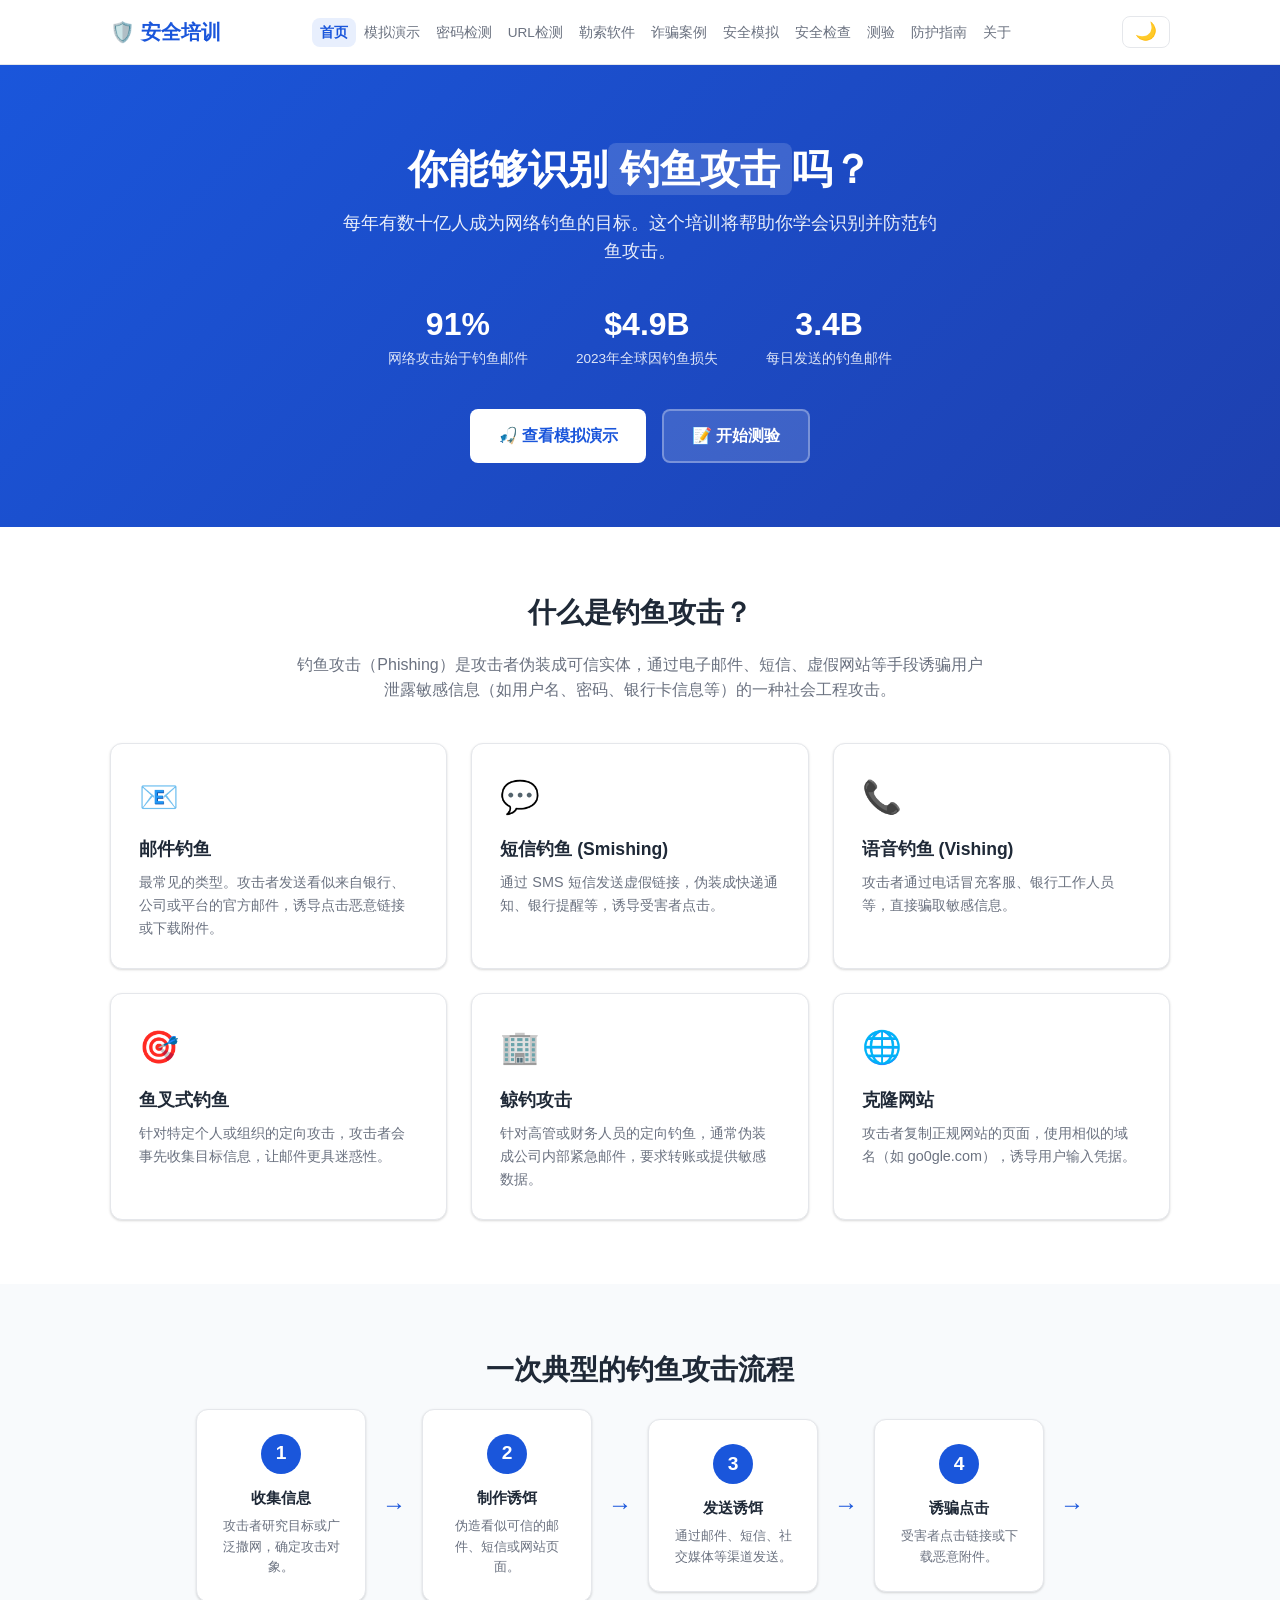
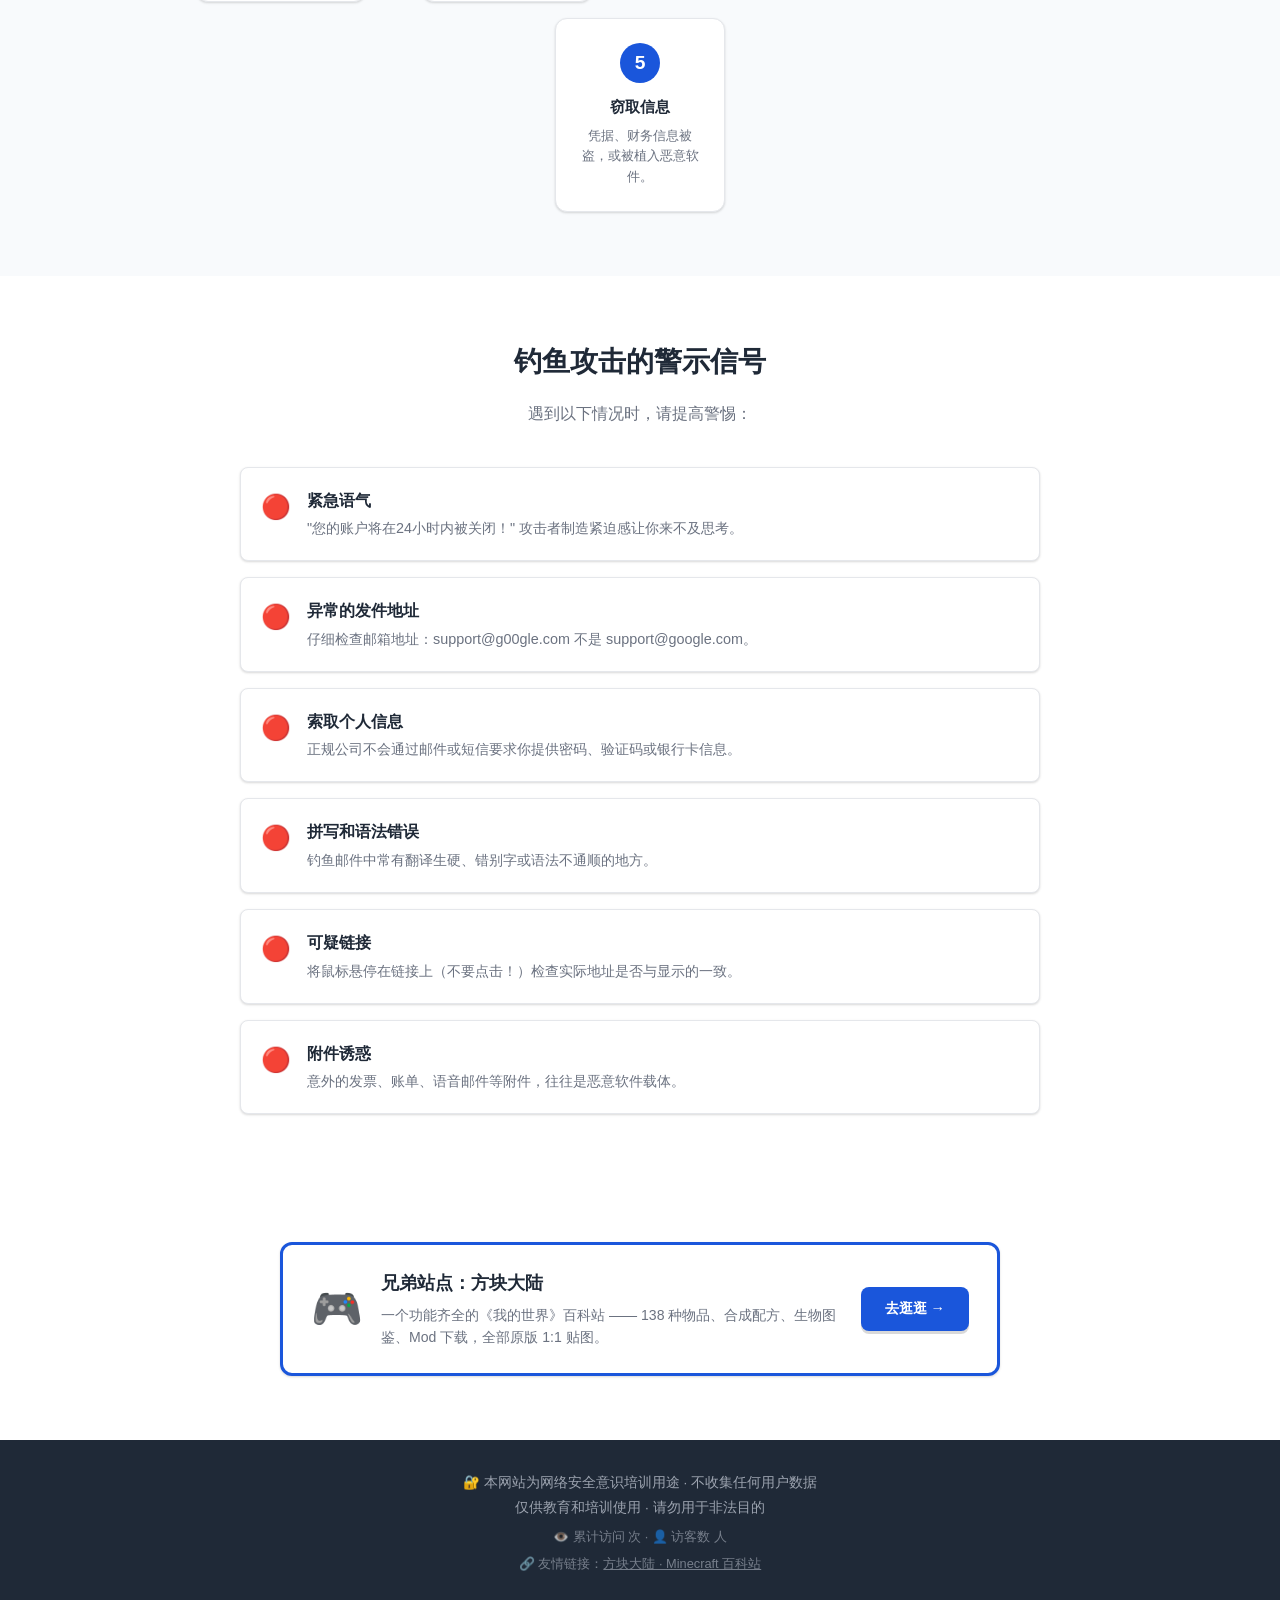
<file: index.html>
<!DOCTYPE html>
<html lang="zh-CN">
<head>
    <meta charset="UTF-8">
    <meta name="viewport" content="width=device-width, initial-scale=1.0">
    <title>网络安全意识培训 — 识别钓鱼攻击</title>
    <link rel="icon" type="image/svg+xml" href="favicon.svg">
    <link rel="stylesheet" href="style.css">
</head>
<body>
    <!-- 导航栏 -->
    <nav class="navbar">
        <div class="container">
            <a href="index.html" class="logo">🛡️ 安全培训</a>
            <ul class="nav-links">
                <li><a href="index.html" class="active">首页</a></li>
                <li><a href="demo.html">模拟演示</a></li>
                <li><a href="password.html">密码检测</a></li>
                <li><a href="url-checker.html">URL检测</a></li>
                <li><a href="ransomware.html">勒索软件</a></li>
                <li><a href="scam-case.html">诈骗案例</a></li>
                <li><a href="security-simulator.html">安全模拟</a></li>
                <li><a href="safety-check.html">安全检查</a></li>
                <li><a href="quiz.html">测验</a></li>
                <li><a href="guide.html">防护指南</a></li>
                <li><a href="about.html">关于</a></li>
            </ul>
                <button id="theme-toggle" class="theme-toggle" title="切换深色模式">🌙</button>
        </div>
    </nav>

    <!-- Hero 区域 -->
    <header class="hero">
        <div class="container">
            <div class="hero-content">
                <h1>你能够识别<span class="highlight">钓鱼攻击</span>吗？</h1>
                <p>每年有数十亿人成为网络钓鱼的目标。这个培训将帮助你学会识别并防范钓鱼攻击。</p>
                <div class="hero-stats">
                    <div class="stat">
                        <span class="stat-number">91%</span>
                        <span class="stat-label">网络攻击始于钓鱼邮件</span>
                    </div>
                    <div class="stat">
                        <span class="stat-number">$4.9B</span>
                        <span class="stat-label">2023年全球因钓鱼损失</span>
                    </div>
                    <div class="stat">
                        <span class="stat-number">3.4B</span>
                        <span class="stat-label">每日发送的钓鱼邮件</span>
                    </div>
                </div>
                <div class="hero-actions">
                    <a href="demo.html" class="btn btn-primary">🎣 查看模拟演示</a>
                    <a href="quiz.html" class="btn btn-secondary">📝 开始测验</a>
                </div>
            </div>
        </div>
    </header>

    <!-- 什么是钓鱼攻击 -->
    <section class="section" id="what-is-phishing">
        <div class="container">
            <h2>什么是钓鱼攻击？</h2>
            <p class="section-desc">钓鱼攻击（Phishing）是攻击者伪装成可信实体，通过电子邮件、短信、虚假网站等手段诱骗用户泄露敏感信息（如用户名、密码、银行卡信息等）的一种社会工程攻击。</p>
            
            <div class="card-grid">
                <div class="card">
                    <div class="card-icon">📧</div>
                    <h3>邮件钓鱼</h3>
                    <p>最常见的类型。攻击者发送看似来自银行、公司或平台的官方邮件，诱导点击恶意链接或下载附件。</p>
                </div>
                <div class="card">
                    <div class="card-icon">💬</div>
                    <h3>短信钓鱼 (Smishing)</h3>
                    <p>通过 SMS 短信发送虚假链接，伪装成快递通知、银行提醒等，诱导受害者点击。</p>
                </div>
                <div class="card">
                    <div class="card-icon">📞</div>
                    <h3>语音钓鱼 (Vishing)</h3>
                    <p>攻击者通过电话冒充客服、银行工作人员等，直接骗取敏感信息。</p>
                </div>
                <div class="card">
                    <div class="card-icon">🎯</div>
                    <h3>鱼叉式钓鱼</h3>
                    <p>针对特定个人或组织的定向攻击，攻击者会事先收集目标信息，让邮件更具迷惑性。</p>
                </div>
                <div class="card">
                    <div class="card-icon">🏢</div>
                    <h3>鲸钓攻击</h3>
                    <p>针对高管或财务人员的定向钓鱼，通常伪装成公司内部紧急邮件，要求转账或提供敏感数据。</p>
                </div>
                <div class="card">
                    <div class="card-icon">🌐</div>
                    <h3>克隆网站</h3>
                    <p>攻击者复制正规网站的页面，使用相似的域名（如 go0gle.com），诱导用户输入凭据。</p>
                </div>
            </div>
        </div>
    </section>

    <!-- 如何运作 -->
    <section class="section section-alt" id="how-it-works">
        <div class="container">
            <h2>一次典型的钓鱼攻击流程</h2>
            <div class="steps">
                <div class="step">
                    <div class="step-number">1</div>
                    <h3>收集信息</h3>
                    <p>攻击者研究目标或广泛撒网，确定攻击对象。</p>
                </div>
                <div class="step-arrow">→</div>
                <div class="step">
                    <div class="step-number">2</div>
                    <h3>制作诱饵</h3>
                    <p>伪造看似可信的邮件、短信或网站页面。</p>
                </div>
                <div class="step-arrow">→</div>
                <div class="step">
                    <div class="step-number">3</div>
                    <h3>发送诱饵</h3>
                    <p>通过邮件、短信、社交媒体等渠道发送。</p>
                </div>
                <div class="step-arrow">→</div>
                <div class="step">
                    <div class="step-number">4</div>
                    <h3>诱骗点击</h3>
                    <p>受害者点击链接或下载恶意附件。</p>
                </div>
                <div class="step-arrow">→</div>
                <div class="step">
                    <div class="step-number">5</div>
                    <h3>窃取信息</h3>
                    <p>凭据、财务信息被盗，或被植入恶意软件。</p>
                </div>
            </div>
        </div>
    </section>

    <!-- 警示信号 -->
    <section class="section" id="warning-signs">
        <div class="container">
            <h2>钓鱼攻击的警示信号</h2>
            <p class="section-desc">遇到以下情况时，请提高警惕：</p>
            <div class="signs-grid">
                <div class="sign">
                    <span class="sign-badge danger">🔴</span>
                    <div>
                        <h3>紧急语气</h3>
                        <p>"您的账户将在24小时内被关闭！" 攻击者制造紧迫感让你来不及思考。</p>
                    </div>
                </div>
                <div class="sign">
                    <span class="sign-badge danger">🔴</span>
                    <div>
                        <h3>异常的发件地址</h3>
                        <p>仔细检查邮箱地址：support@g00gle.com 不是 support@google.com。</p>
                    </div>
                </div>
                <div class="sign">
                    <span class="sign-badge danger">🔴</span>
                    <div>
                        <h3>索取个人信息</h3>
                        <p>正规公司不会通过邮件或短信要求你提供密码、验证码或银行卡信息。</p>
                    </div>
                </div>
                <div class="sign">
                    <span class="sign-badge danger">🔴</span>
                    <div>
                        <h3>拼写和语法错误</h3>
                        <p>钓鱼邮件中常有翻译生硬、错别字或语法不通顺的地方。</p>
                    </div>
                </div>
                <div class="sign">
                    <span class="sign-badge danger">🔴</span>
                    <div>
                        <h3>可疑链接</h3>
                        <p>将鼠标悬停在链接上（不要点击！）检查实际地址是否与显示的一致。</p>
                    </div>
                </div>
                <div class="sign">
                    <span class="sign-badge danger">🔴</span>
                    <div>
                        <h3>附件诱惑</h3>
                        <p>意外的发票、账单、语音邮件等附件，往往是恶意软件载体。</p>
                    </div>
                </div>
            </div>
        </div>
    </section>

    <!-- 友情链接：兄弟站点 -->
    <section class="section">
        <div class="container">
            <div class="sibling-link">
                <div class="sib-icon">🎮</div>
                <div class="sib-info">
                    <h3>兄弟站点：方块大陆</h3>
                    <p>一个功能齐全的《我的世界》百科站 —— 138 种物品、合成配方、生物图鉴、Mod 下载，全部原版 1:1 贴图。</p>
                </div>
                <a class="sib-btn" href="https://jimmylrb.github.io/minecraft-site/" target="_blank" rel="noopener">去逛逛 →</a>
            </div>
        </div>
    </section>

    <footer class="footer">
        <div class="container">
            <p>🔐 本网站为网络安全意识培训用途 · 不收集任何用户数据</p>
            <p>仅供教育和培训使用 · 请勿用于非法目的</p>
            <p style="margin-top:8px;font-size:0.8rem;opacity:0.7;">
                👁️ 累计访问 <span id="busuanzi_value_site_pv"></span> 次 · 
                👤 访客数 <span id="busuanzi_value_site_uv"></span> 人
            </p>
            <p style="margin-top:6px;font-size:0.8rem;opacity:0.7;">🔗 友情链接：<a href="https://jimmylrb.github.io/minecraft-site/" style="color:#9ca3af;">方块大陆 · Minecraft 百科站</a></p>
        </div>
    </footer>

    <script src="script.js"></script>
    <script async src="//busuanzi.ibruce.info/busuanzi/2.3/busuanzi.pure.mini.js"></script>
</body>
</html>
</file>
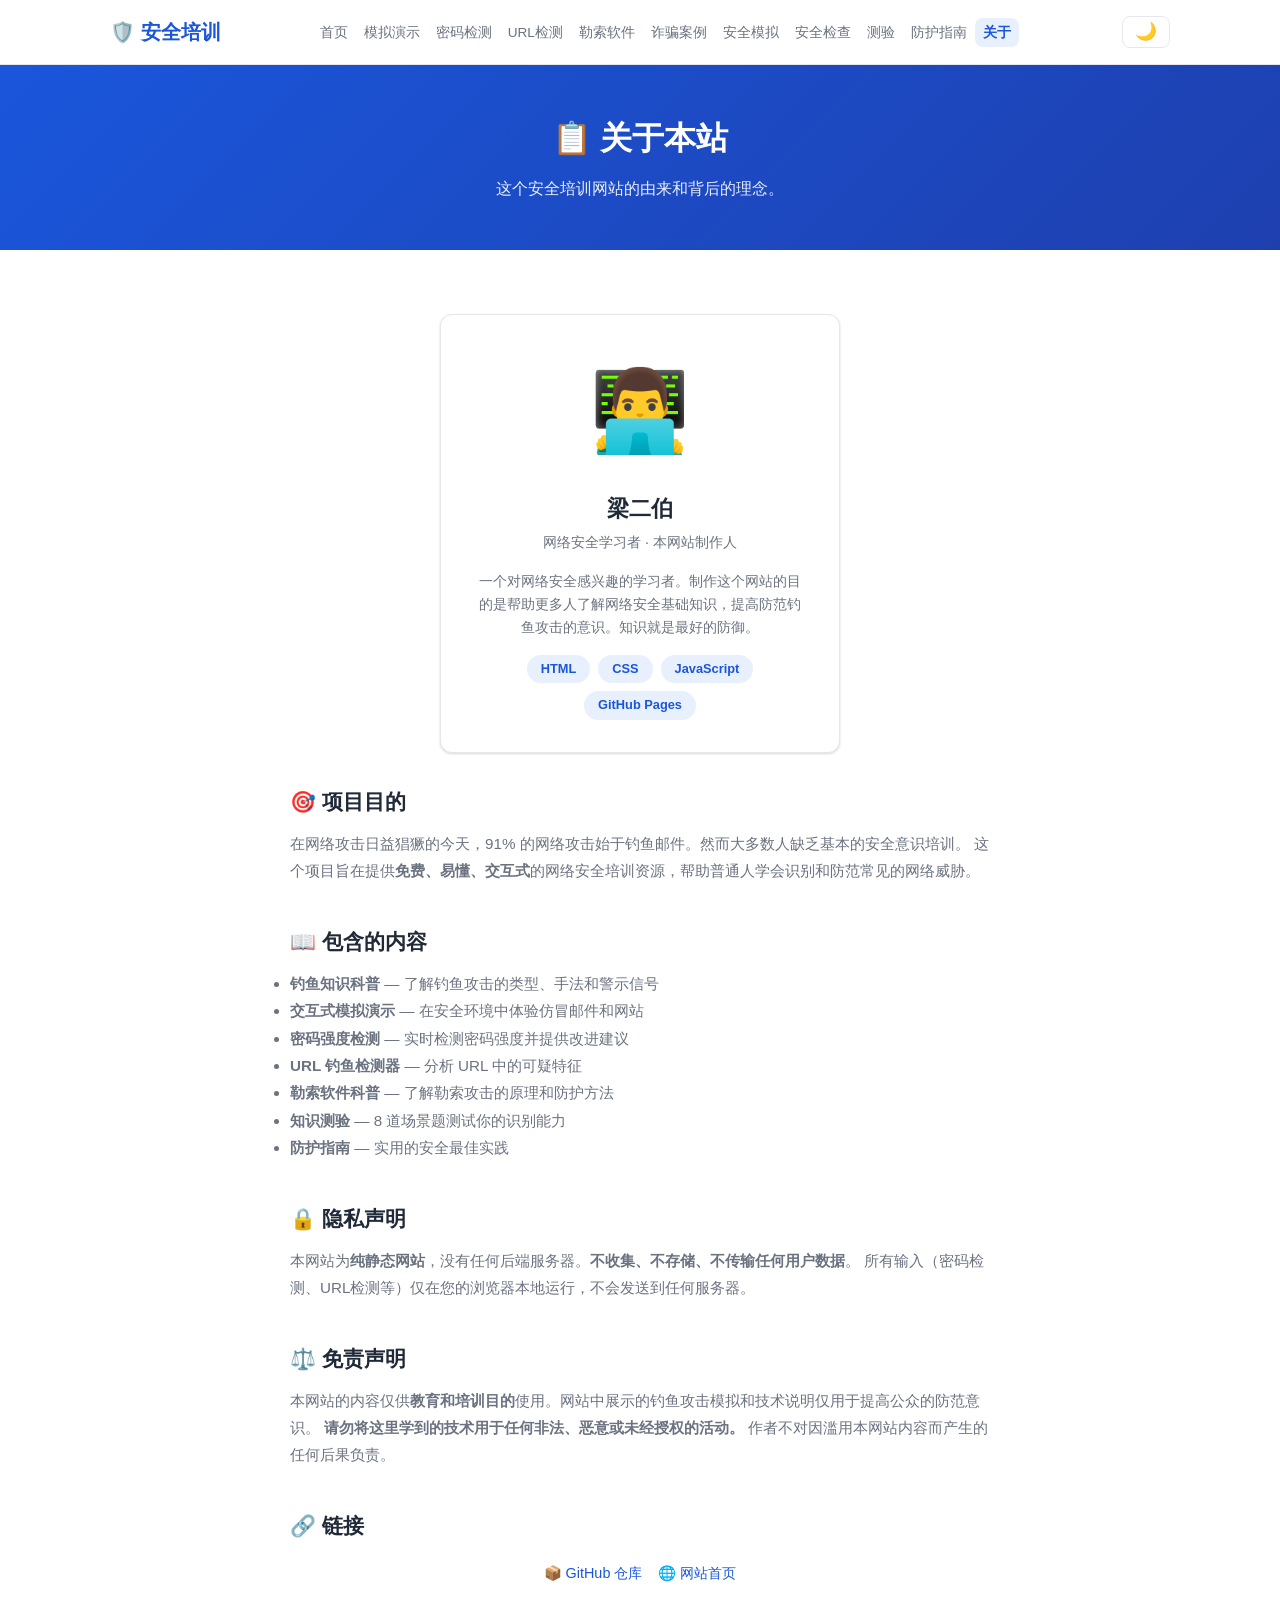
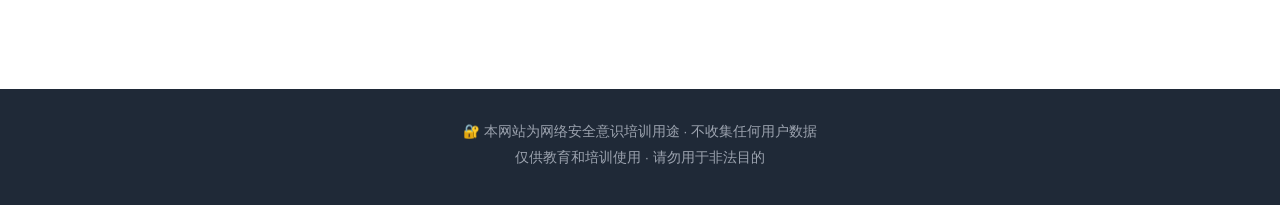
<file: about.html>
<!DOCTYPE html>
<html lang="zh-CN">
<head>
    <meta charset="UTF-8">
    <meta name="viewport" content="width=device-width, initial-scale=1.0">
    <title>关于 — 安全培训</title>
    <link rel="icon" type="image/svg+xml" href="favicon.svg">
    <link rel="stylesheet" href="style.css">
    <style>
        .about-container { max-width: 700px; margin: 0 auto; }
        .about-section { margin-bottom: 40px; }
        .about-section h2 { text-align: left; font-size: 1.3rem; margin-bottom: 12px; }
        .about-section p, .about-section li { font-size: 0.95rem; color: var(--text-secondary); line-height: 1.8; }
        .creator-card { background: var(--bg); border: 1px solid var(--border); border-radius: var(--radius); padding: 32px; box-shadow: var(--shadow); text-align: center; max-width: 400px; margin: 0 auto 32px; }
        .creator-avatar { font-size: 5rem; margin-bottom: 16px; }
        .creator-card h2 { font-size: 1.4rem; margin-bottom: 4px; }
        .creator-card .subtitle { color: var(--text-secondary); font-size: 0.9rem; margin-bottom: 16px; }
        .creator-card .desc { font-size: 0.9rem; color: var(--text-secondary); line-height: 1.6; }
        .tech-stack { display: flex; flex-wrap: wrap; gap: 8px; justify-content: center; margin-top: 16px; }
        .tech-stack span { padding: 4px 14px; background: var(--primary-light); color: var(--primary); border-radius: 20px; font-size: 0.8rem; font-weight: 600; }
        .footer-links { display: flex; justify-content: center; gap: 16px; margin-top: 20px; }
        .footer-links a { color: var(--primary); text-decoration: none; font-size: 0.9rem; }
        .footer-links a:hover { text-decoration: underline; }
    </style>
</head>
<body>
    <nav class="navbar">
        <div class="container">
            <a href="index.html" class="logo">🛡️ 安全培训</a>
            <ul class="nav-links">
                <li><a href="index.html">首页</a></li>
                <li><a href="demo.html">模拟演示</a></li>
                <li><a href="password.html">密码检测</a></li>
                <li><a href="url-checker.html">URL检测</a></li>
                <li><a href="ransomware.html">勒索软件</a></li>
                <li><a href="scam-case.html">诈骗案例</a></li>
                <li><a href="security-simulator.html">安全模拟</a></li>
                <li><a href="safety-check.html">安全检查</a></li>
                <li><a href="quiz.html">测验</a></li>
                <li><a href="guide.html">防护指南</a></li>
                <li><a href="about.html" class="active">关于</a></li>
            </ul>
                <button id="theme-toggle" class="theme-toggle" title="切换深色模式">🌙</button>
        </div>
    </nav>

    <section class="page-header">
        <div class="container">
            <h1>📋 关于本站</h1>
            <p class="page-desc">这个安全培训网站的由来和背后的理念。</p>
        </div>
    </section>

    <section class="section">
        <div class="container">
            <div class="about-container">
                <!-- 制作人 -->
                <div class="creator-card">
                    <div class="creator-avatar">👨‍💻</div>
                    <h2>梁二伯</h2>
                    <div class="subtitle">网络安全学习者 · 本网站制作人</div>
                    <p class="desc">
                        一个对网络安全感兴趣的学习者。制作这个网站的目的是帮助更多人了解网络安全基础知识，提高防范钓鱼攻击的意识。知识就是最好的防御。
                    </p>
                    <div class="tech-stack">
                        <span>HTML</span>
                        <span>CSS</span>
                        <span>JavaScript</span>
                        <span>GitHub Pages</span>
                    </div>
                </div>

                <!-- 项目说明 -->
                <div class="about-section">
                    <h2>🎯 项目目的</h2>
                    <p>
                        在网络攻击日益猖獗的今天，91% 的网络攻击始于钓鱼邮件。然而大多数人缺乏基本的安全意识培训。
                        这个项目旨在提供<strong>免费、易懂、交互式</strong>的网络安全培训资源，帮助普通人学会识别和防范常见的网络威胁。
                    </p>
                </div>

                <div class="about-section">
                    <h2>📖 包含的内容</h2>
                    <ul>
                        <li><strong>钓鱼知识科普</strong> — 了解钓鱼攻击的类型、手法和警示信号</li>
                        <li><strong>交互式模拟演示</strong> — 在安全环境中体验仿冒邮件和网站</li>
                        <li><strong>密码强度检测</strong> — 实时检测密码强度并提供改进建议</li>
                        <li><strong>URL 钓鱼检测器</strong> — 分析 URL 中的可疑特征</li>
                        <li><strong>勒索软件科普</strong> — 了解勒索攻击的原理和防护方法</li>
                        <li><strong>知识测验</strong> — 8 道场景题测试你的识别能力</li>
                        <li><strong>防护指南</strong> — 实用的安全最佳实践</li>
                    </ul>
                </div>

                <div class="about-section">
                    <h2>🔒 隐私声明</h2>
                    <p>
                        本网站为<strong>纯静态网站</strong>，没有任何后端服务器。<strong>不收集、不存储、不传输任何用户数据</strong>。
                        所有输入（密码检测、URL检测等）仅在您的浏览器本地运行，不会发送到任何服务器。
                    </p>
                </div>

                <div class="about-section">
                    <h2>⚖️ 免责声明</h2>
                    <p>
                        本网站的内容仅供<strong>教育和培训目的</strong>使用。网站中展示的钓鱼攻击模拟和技术说明仅用于提高公众的防范意识。
                        <strong>请勿将这里学到的技术用于任何非法、恶意或未经授权的活动。</strong>
                        作者不对因滥用本网站内容而产生的任何后果负责。
                    </p>
                </div>

                <div class="about-section">
                    <h2>🔗 链接</h2>
                    <div class="footer-links">
                        <a href="https://github.com/jimmylrb/lrb" target="_blank">📦 GitHub 仓库</a>
                        <a href="https://jimmylrb.github.io/lrb/" target="_blank">🌐 网站首页</a>
                    </div>
                </div>
            </div>
        </div>
    </section>

    <footer class="footer">
        <div class="container">
            <p>🔐 本网站为网络安全意识培训用途 · 不收集任何用户数据</p>
            <p>仅供教育和培训使用 · 请勿用于非法目的</p>
        </div>
    </footer>
</body>
</html>
</file>
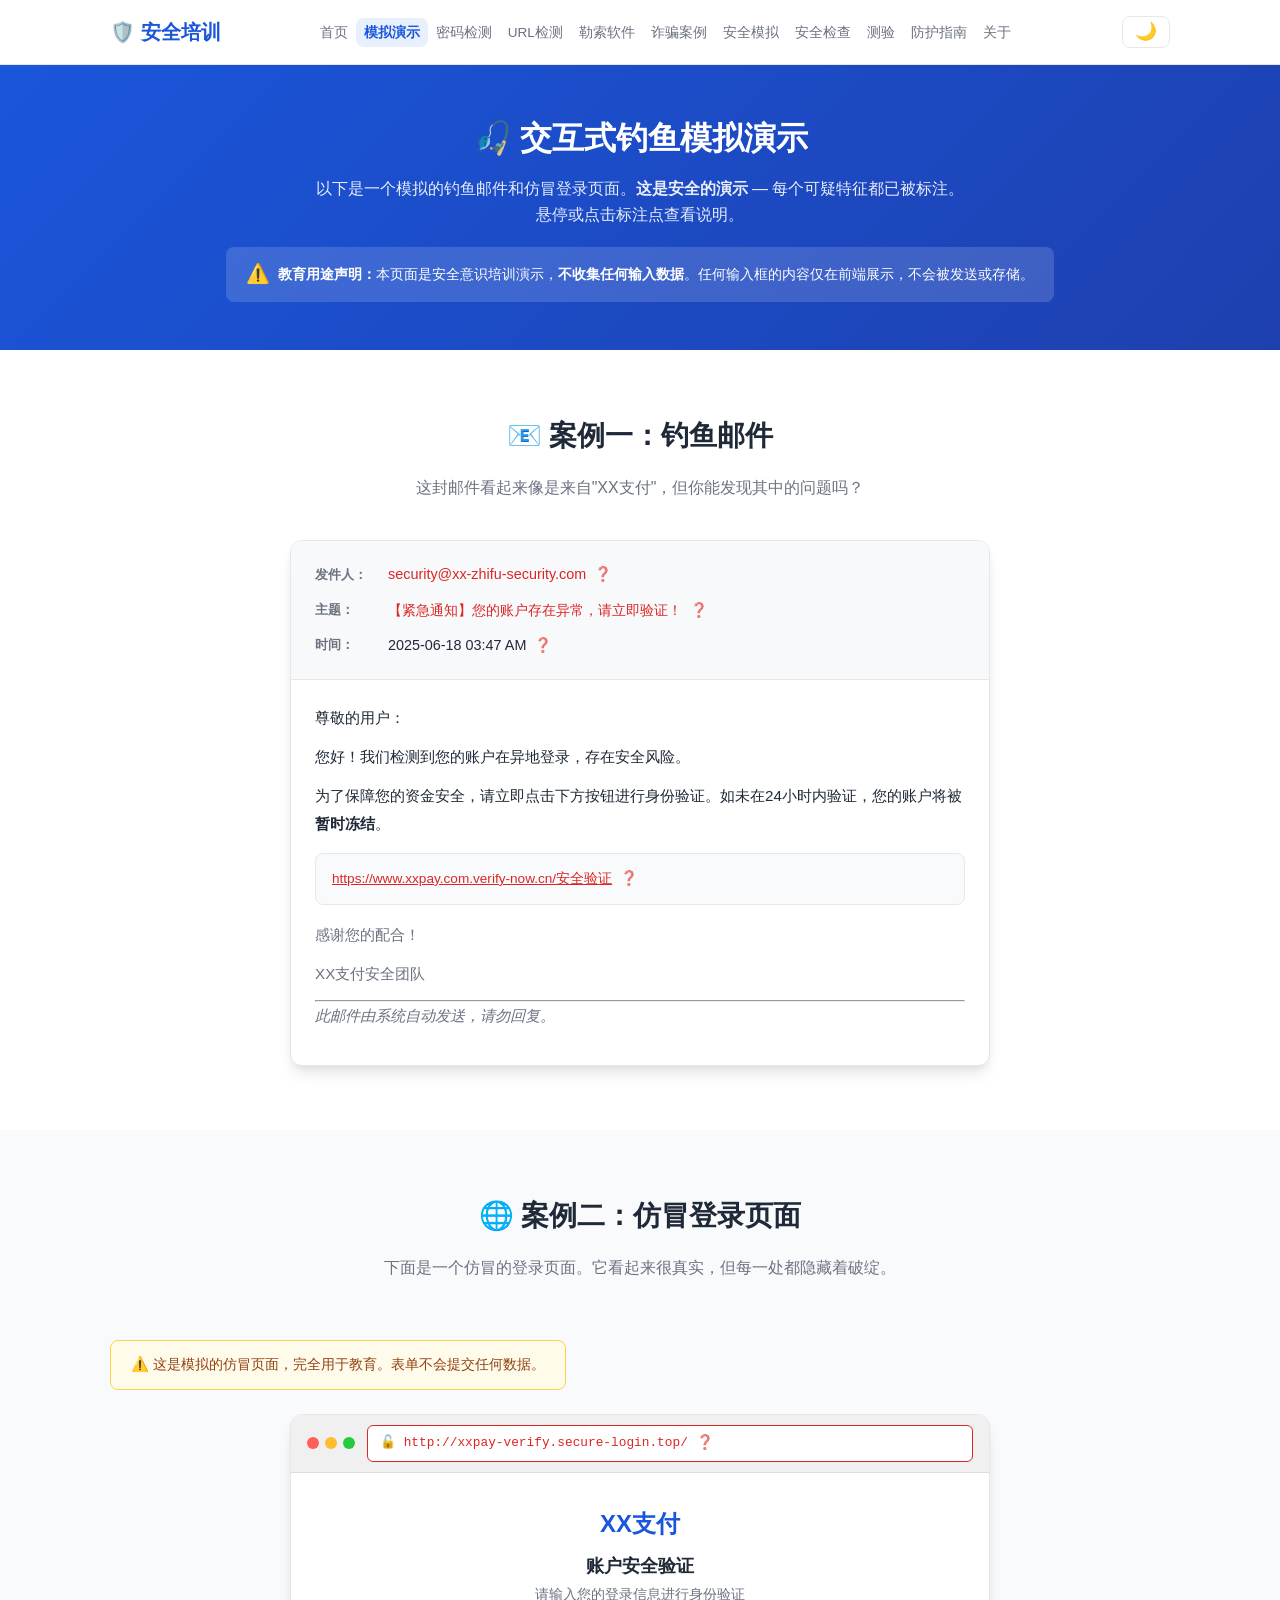
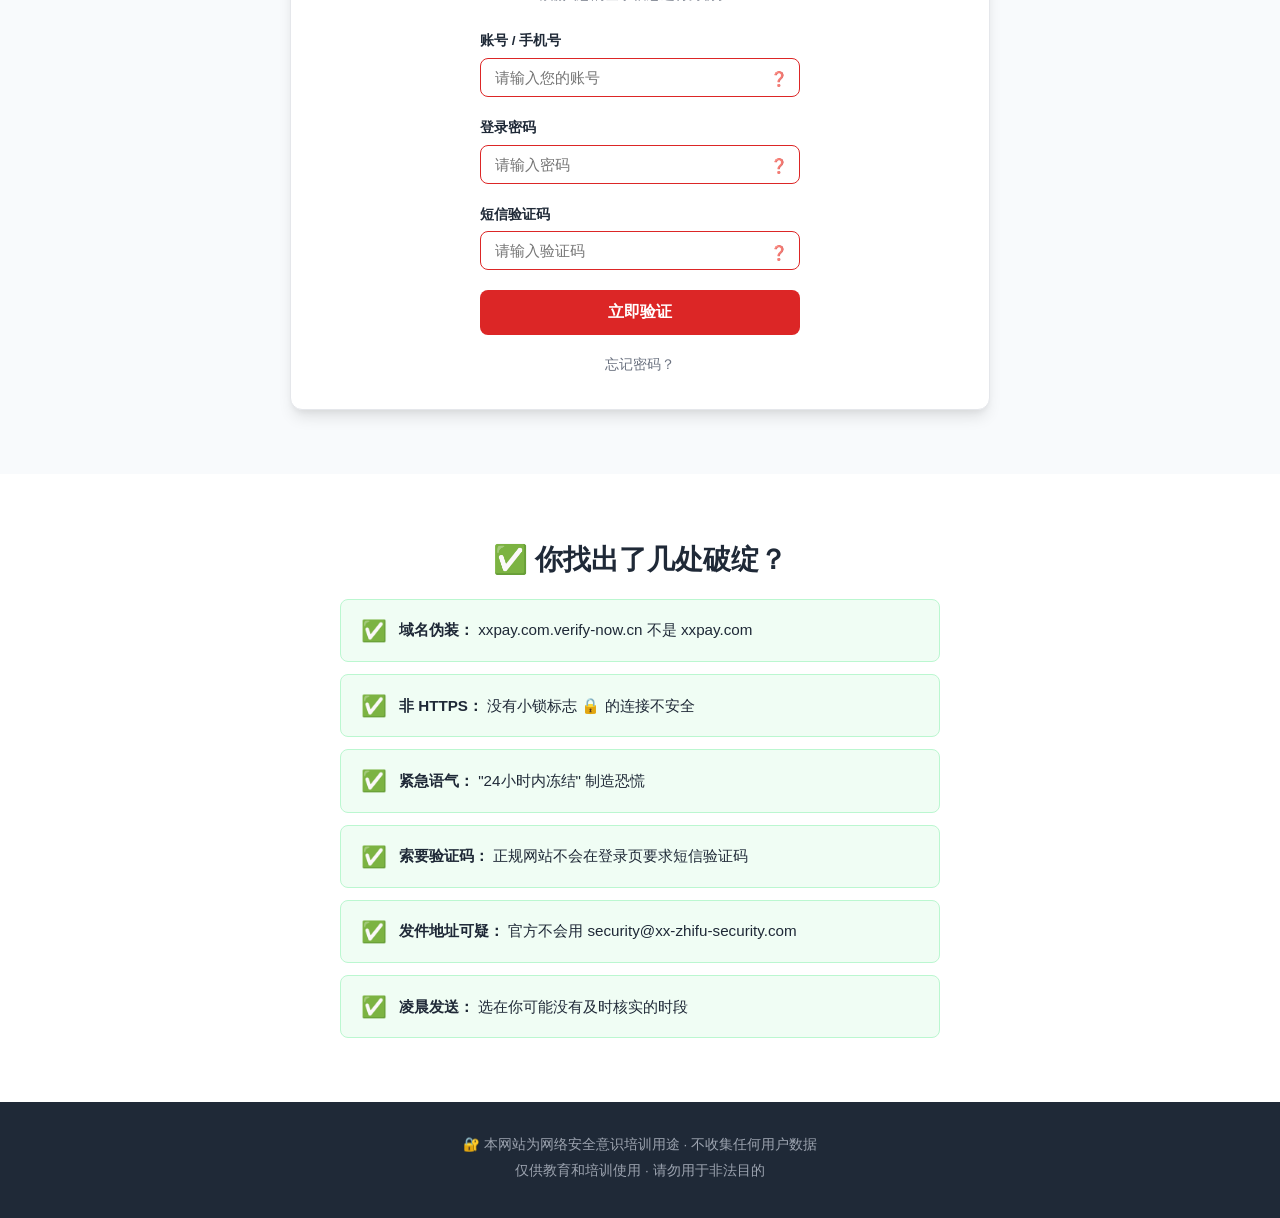
<file: demo.html>
<!DOCTYPE html>
<html lang="zh-CN">
<head>
    <meta charset="UTF-8">
    <meta name="viewport" content="width=device-width, initial-scale=1.0">
    <title>交互式钓鱼模拟演示 — 安全培训</title>
    <link rel="icon" type="image/svg+xml" href="favicon.svg">
    <link rel="stylesheet" href="style.css">
</head>
<body>
    <!-- 导航栏 -->
    <nav class="navbar">
        <div class="container">
            <a href="index.html" class="logo">🛡️ 安全培训</a>
            <ul class="nav-links">
                <li><a href="index.html">首页</a></li>
                <li><a href="demo.html" class="active">模拟演示</a></li>
                <li><a href="password.html">密码检测</a></li>
                <li><a href="url-checker.html">URL检测</a></li>
                <li><a href="ransomware.html">勒索软件</a></li>
                <li><a href="scam-case.html">诈骗案例</a></li>
                <li><a href="security-simulator.html">安全模拟</a></li>
                <li><a href="safety-check.html">安全检查</a></li>
                <li><a href="quiz.html">测验</a></li>
                <li><a href="guide.html">防护指南</a></li>
                <li><a href="about.html">关于</a></li>
            </ul>
                <button id="theme-toggle" class="theme-toggle" title="切换深色模式">🌙</button>
        </div>
    </nav>

    <!-- 页面标题 -->
    <section class="page-header">
        <div class="container">
            <h1>🎣 交互式钓鱼模拟演示</h1>
            <p class="page-desc">以下是一个模拟的钓鱼邮件和仿冒登录页面。<strong>这是安全的演示</strong> — 每个可疑特征都已被标注。悬停或点击标注点查看说明。</p>
            <div class="demo-notice">
                <span class="notice-icon">⚠️</span>
                <span><strong>教育用途声明：</strong>本页面是安全意识培训演示，<strong>不收集任何输入数据</strong>。任何输入框的内容仅在前端展示，不会被发送或存储。</span>
            </div>
        </div>
    </section>

    <!-- 模拟钓鱼邮件 -->
    <section class="section" id="demo-email">
        <div class="container">
            <h2>📧 案例一：钓鱼邮件</h2>
            <p class="section-desc">这封邮件看起来像是来自"XX支付"，但你能发现其中的问题吗？</p>
            
            <div class="demo-card email-demo">
                <div class="email-header">
                    <div class="email-field" data-tip="sender">
                        <span class="field-label">发件人：</span>
                        <span class="field-value suspicious">security@xx-zhifu-security.com</span>
                        <span class="tip-trigger">❓</span>
                        <div class="tip-box">
                            <h4>⚠️ 可疑的发件地址</h4>
                            <p>真正的官方邮件应该来自 <code>@xxpay.com</code> 域名。<code>xx-zhifu-security.com</code> 是一个冒牌域名，看起来相似但不是官方地址。</p>
                        </div>
                    </div>
                    <div class="email-field" data-tip="subject">
                        <span class="field-label">主题：</span>
                        <span class="field-value suspicious">【紧急通知】您的账户存在异常，请立即验证！</span>
                        <span class="tip-trigger">❓</span>
                        <div class="tip-box">
                            <h4>⚠️ 制造紧迫感</h4>
                            <p>攻击者使用"紧急"、"立即"等词汇制造焦虑，让你来不及仔细思考就点击。正规公司很少用这种语气。</p>
                        </div>
                    </div>
                    <div class="email-field" data-tip="time">
                        <span class="field-label">时间：</span>
                        <span class="field-value">2025-06-18 03:47 AM</span>
                        <span class="tip-trigger">❓</span>
                        <div class="tip-box">
                            <h4>💡 留意发送时间</h4>
                            <p>凌晨发送的"紧急"邮件？正规公司通常在工作时间联系你。攻击者常选择深夜发送以减少你向官方核实的可能性。</p>
                        </div>
                    </div>
                </div>
                <div class="email-body">
                    <p>尊敬的用户：</p>
                    <p>您好！我们检测到您的账户在异地登录，存在安全风险。</p>
                    <p>为了保障您的资金安全，请立即点击下方按钮进行身份验证。如未在24小时内验证，您的账户将被<strong>暂时冻结</strong>。</p>
                    <div class="email-link-container">
                        <a href="#" class="email-link suspicious" onclick="return false;">
                            https://www.xxpay.com.verify-now.cn/安全验证
                        </a>
                        <span class="tip-trigger">❓</span>
                        <div class="tip-box">
                            <h4>⚠️ 链接地址与显示的域名不一致</h4>
                            <p>显示的"xxpay.com"看起来正常，但实际链接指向的是 <code>xxpay.com.verify-now.cn</code>。这是钓鱼攻击的经典手法：显示合法域名，实际跳转到恶意网站。</p>
                        </div>
                    </div>
                    <div class="email-footer-text">
                        <p>感谢您的配合！</p>
                        <p>XX支付安全团队</p>
                        <hr>
                        <p class="email-disclaimer">此邮件由系统自动发送，请勿回复。</p>
                    </div>
                </div>
            </div>
        </div>
    </section>

    <!-- 模拟钓鱼网站 -->
    <section class="section section-alt" id="demo-site">
        <div class="container">
            <h2>🌐 案例二：仿冒登录页面</h2>
            <p class="section-desc">下面是一个仿冒的登录页面。它看起来很真实，但每一处都隐藏着破绽。</p>

            <div class="demo-notice danger-notice">
                ⚠️ 这是模拟的仿冒页面，完全用于教育。表单不会提交任何数据。
            </div>

            <div class="demo-card site-demo">
                <!-- 浏览器栏 -->
                <div class="browser-bar">
                    <div class="browser-dots">
                        <span></span><span></span><span></span>
                    </div>
                    <div class="browser-url suspicious">
                        🔓 http://xxpay-verify.secure-login.top/
                        <span class="tip-trigger">❓</span>
                        <div class="tip-box">
                            <h4>⚠️ 非 HTTPS 连接</h4>
                            <p>🔓 这不是 HTTPS 加密连接。正规登录页面一定使用 HTTPS（🔒 绿锁标志）。此外域名 <code>xxpay-verify.secure-login.top</code> 也不是官方域名。</p>
                        </div>
                    </div>
                </div>
                <!-- 仿冒登录表单 -->
                <div class="fake-login-form">
                    <div class="fake-logo">XX支付</div>
                    <h3>账户安全验证</h3>
                    <p class="form-desc">请输入您的登录信息进行身份验证</p>
                    <div class="form-group">
                        <label>账号 / 手机号</label>
                        <input type="text" placeholder="请输入您的账号" id="demo-username" class="suspicious-input">
                        <span class="tip-trigger">❓</span>
                        <div class="tip-box">
                            <h4>⚠️ 索要敏感信息</h4>
                            <p>正规登录页面只需要账号密码。这里以"验证"为名收集信息，实际是为了盗取你的凭据。</p>
                        </div>
                    </div>
                    <div class="form-group">
                        <label>登录密码</label>
                        <input type="password" placeholder="请输入密码" id="demo-password" class="suspicious-input">
                        <span class="tip-trigger">❓</span>
                        <div class="tip-box">
                            <h4>⚠️ 密码输入框</h4>
                            <p>这个页面会<strong>记录你输入的所有内容</strong>。仿冒网站的后端会保存你输入的账号和密码，攻击者随后会用它登录真正的网站。</p>
                        </div>
                    </div>
                    <div class="form-group">
                        <label>短信验证码</label>
                        <input type="text" placeholder="请输入验证码" class="suspicious-input">
                        <span class="tip-trigger">❓</span>
                        <div class="tip-box">
                            <h4>⚠️ 额外的安全验证</h4>
                            <p>攻击者不仅要你的密码，还要你的短信验证码（2FA验证码）。有了这个，他们甚至可以绕过双重认证。</p>
                        </div>
                    </div>
                    <button class="fake-submit" onclick="return false;">立即验证</button>
                    <div class="form-footer">
                        <a href="#" onclick="return false;">忘记密码？</a>
                    </div>
                </div>
            </div>
        </div>
    </section>

    <!-- 总结：如何识别 -->
    <section class="section" id="demo-summary">
        <div class="container">
            <h2>✅ 你找出了几处破绽？</h2>
            <div class="summary-list">
                <div class="summary-item">
                    <span class="check-icon">✅</span>
                    <span><strong>域名伪装：</strong> xxpay.com.verify-now.cn 不是 xxpay.com</span>
                </div>
                <div class="summary-item">
                    <span class="check-icon">✅</span>
                    <span><strong>非 HTTPS：</strong> 没有小锁标志 🔒 的连接不安全</span>
                </div>
                <div class="summary-item">
                    <span class="check-icon">✅</span>
                    <span><strong>紧急语气：</strong> "24小时内冻结" 制造恐慌</span>
                </div>
                <div class="summary-item">
                    <span class="check-icon">✅</span>
                    <span><strong>索要验证码：</strong> 正规网站不会在登录页要求短信验证码</span>
                </div>
                <div class="summary-item">
                    <span class="check-icon">✅</span>
                    <span><strong>发件地址可疑：</strong> 官方不会用 security@xx-zhifu-security.com</span>
                </div>
                <div class="summary-item">
                    <span class="check-icon">✅</span>
                    <span><strong>凌晨发送：</strong> 选在你可能没有及时核实的时段</span>
                </div>
            </div>
        </div>
    </section>

    <footer class="footer">
        <div class="container">
            <p>🔐 本网站为网络安全意识培训用途 · 不收集任何用户数据</p>
            <p>仅供教育和培训使用 · 请勿用于非法目的</p>
        </div>
    </footer>

    <script src="script.js"></script>
</body>
</html>
</file>
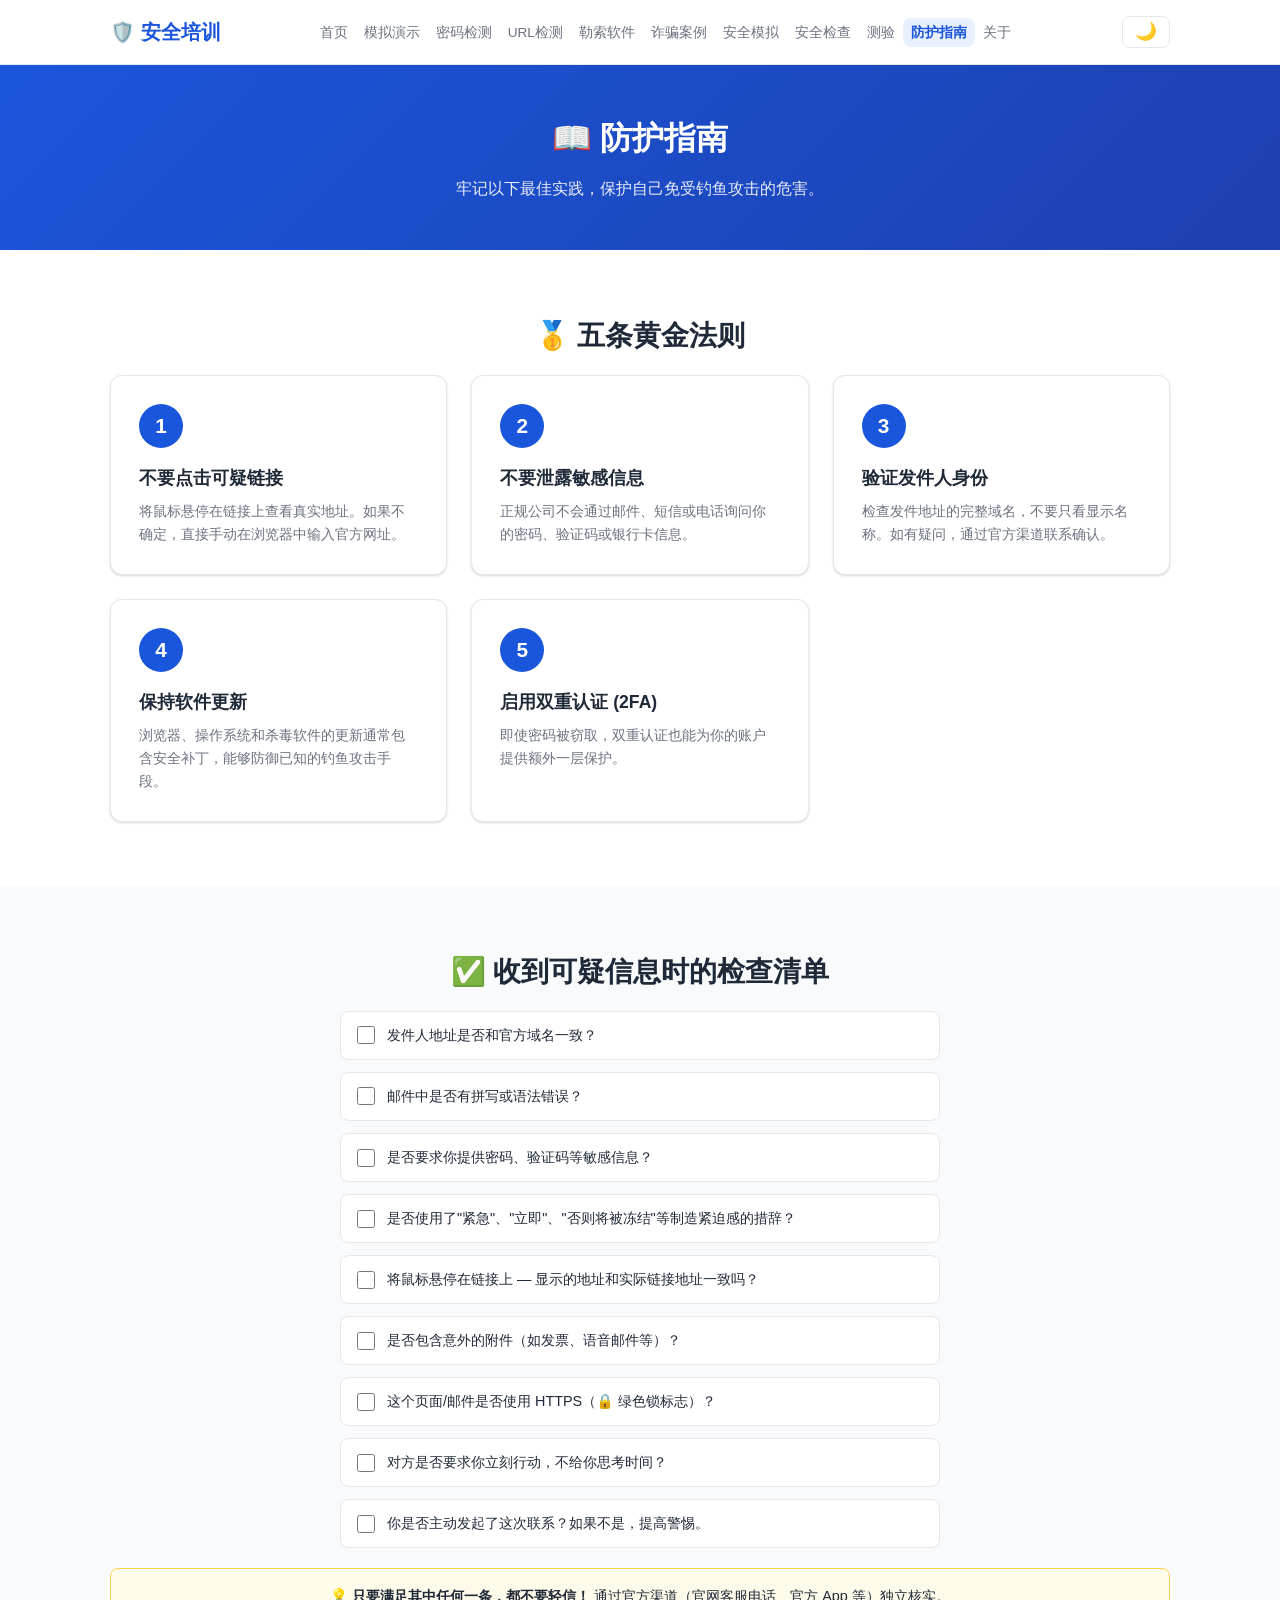
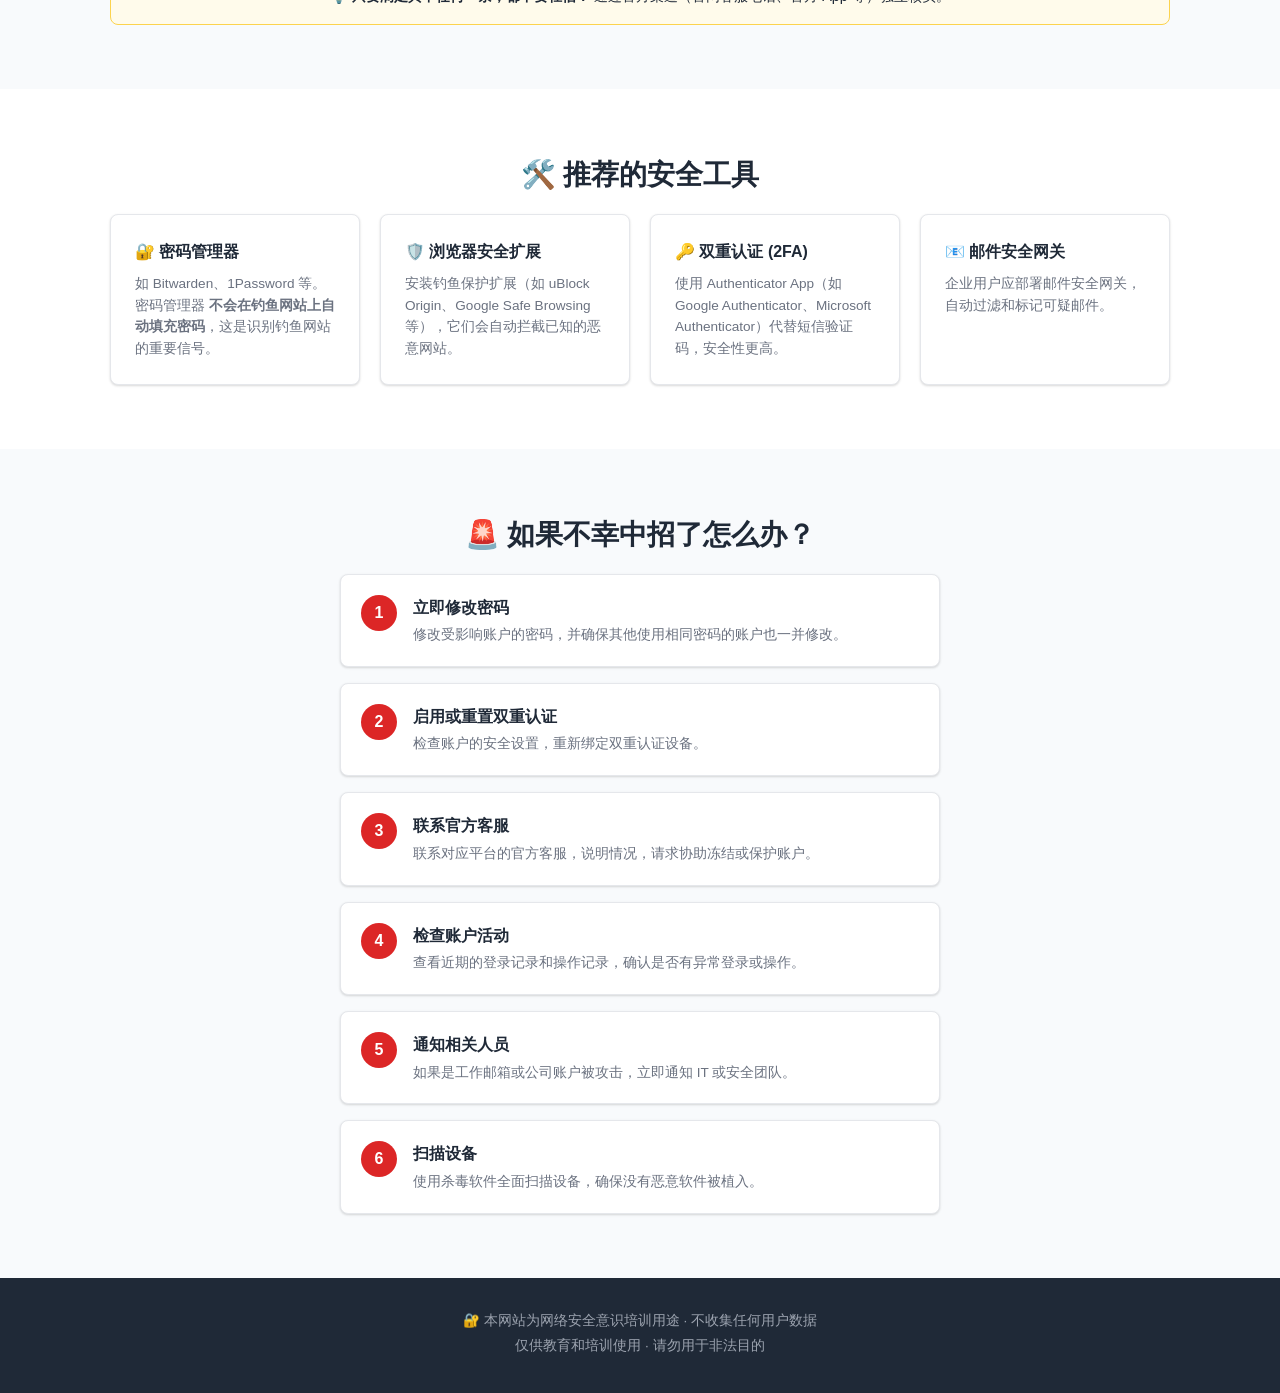
<file: guide.html>
<!DOCTYPE html>
<html lang="zh-CN">
<head>
    <meta charset="UTF-8">
    <meta name="viewport" content="width=device-width, initial-scale=1.0">
    <title>防护指南 — 安全培训</title>
    <link rel="icon" type="image/svg+xml" href="favicon.svg">
    <link rel="stylesheet" href="style.css">
</head>
<body>
    <!-- 导航栏 -->
    <nav class="navbar">
        <div class="container">
            <a href="index.html" class="logo">🛡️ 安全培训</a>
            <ul class="nav-links">
                <li><a href="index.html">首页</a></li>
                <li><a href="demo.html">模拟演示</a></li>
                <li><a href="password.html">密码检测</a></li>
                <li><a href="url-checker.html">URL检测</a></li>
                <li><a href="ransomware.html">勒索软件</a></li>
                <li><a href="scam-case.html">诈骗案例</a></li>
                <li><a href="security-simulator.html">安全模拟</a></li>
                <li><a href="safety-check.html">安全检查</a></li>
                <li><a href="quiz.html">测验</a></li>
                <li><a href="guide.html" class="active">防护指南</a></li>
                <li><a href="about.html">关于</a></li>
            </ul>
                <button id="theme-toggle" class="theme-toggle" title="切换深色模式">🌙</button>
        </div>
    </nav>

    <!-- 页面标题 -->
    <section class="page-header">
        <div class="container">
            <h1>📖 防护指南</h1>
            <p class="page-desc">牢记以下最佳实践，保护自己免受钓鱼攻击的危害。</p>
        </div>
    </section>

    <!-- 黄金法则 -->
    <section class="section" id="golden-rules">
        <div class="container">
            <h2>🥇 五条黄金法则</h2>
            <div class="rules-grid">
                <div class="rule-card rule-1">
                    <div class="rule-number">1</div>
                    <h3>不要点击可疑链接</h3>
                    <p>将鼠标悬停在链接上查看真实地址。如果不确定，直接手动在浏览器中输入官方网址。</p>
                </div>
                <div class="rule-card rule-2">
                    <div class="rule-number">2</div>
                    <h3>不要泄露敏感信息</h3>
                    <p>正规公司不会通过邮件、短信或电话询问你的密码、验证码或银行卡信息。</p>
                </div>
                <div class="rule-card rule-3">
                    <div class="rule-number">3</div>
                    <h3>验证发件人身份</h3>
                    <p>检查发件地址的完整域名，不要只看显示名称。如有疑问，通过官方渠道联系确认。</p>
                </div>
                <div class="rule-card rule-4">
                    <div class="rule-number">4</div>
                    <h3>保持软件更新</h3>
                    <p>浏览器、操作系统和杀毒软件的更新通常包含安全补丁，能够防御已知的钓鱼攻击手段。</p>
                </div>
                <div class="rule-card rule-5">
                    <div class="rule-number">5</div>
                    <h3>启用双重认证 (2FA)</h3>
                    <p>即使密码被窃取，双重认证也能为你的账户提供额外一层保护。</p>
                </div>
            </div>
        </div>
    </section>

    <!-- 详细检查清单 -->
    <section class="section section-alt" id="checklist">
        <div class="container">
            <h2>✅ 收到可疑信息时的检查清单</h2>
            <div class="checklist">
                <label class="checklist-item">
                    <input type="checkbox"> 发件人地址是否和官方域名一致？
                </label>
                <label class="checklist-item">
                    <input type="checkbox"> 邮件中是否有拼写或语法错误？
                </label>
                <label class="checklist-item">
                    <input type="checkbox"> 是否要求你提供密码、验证码等敏感信息？
                </label>
                <label class="checklist-item">
                    <input type="checkbox"> 是否使用了"紧急"、"立即"、"否则将被冻结"等制造紧迫感的措辞？
                </label>
                <label class="checklist-item">
                    <input type="checkbox"> 将鼠标悬停在链接上 — 显示的地址和实际链接地址一致吗？
                </label>
                <label class="checklist-item">
                    <input type="checkbox"> 是否包含意外的附件（如发票、语音邮件等）？
                </label>
                <label class="checklist-item">
                    <input type="checkbox"> 这个页面/邮件是否使用 HTTPS（🔒 绿色锁标志）？
                </label>
                <label class="checklist-item">
                    <input type="checkbox"> 对方是否要求你立刻行动，不给你思考时间？
                </label>
                <label class="checklist-item">
                    <input type="checkbox"> 你是否主动发起了这次联系？如果不是，提高警惕。
                </label>
            </div>
            <p class="checklist-tip">💡 <strong>只要满足其中任何一条，都不要轻信！</strong> 通过官方渠道（官网客服电话、官方 App 等）独立核实。</p>
        </div>
    </section>

    <!-- 实用工具 -->
    <section class="section" id="tools">
        <div class="container">
            <h2>🛠️ 推荐的安全工具</h2>
            <div class="tools-grid">
                <div class="tool-item">
                    <h3>🔐 密码管理器</h3>
                    <p>如 Bitwarden、1Password 等。密码管理器 <strong>不会在钓鱼网站上自动填充密码</strong>，这是识别钓鱼网站的重要信号。</p>
                </div>
                <div class="tool-item">
                    <h3>🛡️ 浏览器安全扩展</h3>
                    <p>安装钓鱼保护扩展（如 uBlock Origin、Google Safe Browsing 等），它们会自动拦截已知的恶意网站。</p>
                </div>
                <div class="tool-item">
                    <h3>🔑 双重认证 (2FA)</h3>
                    <p>使用 Authenticator App（如 Google Authenticator、Microsoft Authenticator）代替短信验证码，安全性更高。</p>
                </div>
                <div class="tool-item">
                    <h3>📧 邮件安全网关</h3>
                    <p>企业用户应部署邮件安全网关，自动过滤和标记可疑邮件。</p>
                </div>
            </div>
        </div>
    </section>

    <!-- 遭遇攻击后 -->
    <section class="section section-alt" id="incident-response">
        <div class="container">
            <h2>🚨 如果不幸中招了怎么办？</h2>
            <div class="steps-vertical">
                <div class="step-vertical">
                    <div class="step-v-number">1</div>
                    <div>
                        <h3>立即修改密码</h3>
                        <p>修改受影响账户的密码，并确保其他使用相同密码的账户也一并修改。</p>
                    </div>
                </div>
                <div class="step-vertical">
                    <div class="step-v-number">2</div>
                    <div>
                        <h3>启用或重置双重认证</h3>
                        <p>检查账户的安全设置，重新绑定双重认证设备。</p>
                    </div>
                </div>
                <div class="step-vertical">
                    <div class="step-v-number">3</div>
                    <div>
                        <h3>联系官方客服</h3>
                        <p>联系对应平台的官方客服，说明情况，请求协助冻结或保护账户。</p>
                    </div>
                </div>
                <div class="step-vertical">
                    <div class="step-v-number">4</div>
                    <div>
                        <h3>检查账户活动</h3>
                        <p>查看近期的登录记录和操作记录，确认是否有异常登录或操作。</p>
                    </div>
                </div>
                <div class="step-vertical">
                    <div class="step-v-number">5</div>
                    <div>
                        <h3>通知相关人员</h3>
                        <p>如果是工作邮箱或公司账户被攻击，立即通知 IT 或安全团队。</p>
                    </div>
                </div>
                <div class="step-vertical">
                    <div class="step-v-number">6</div>
                    <div>
                        <h3>扫描设备</h3>
                        <p>使用杀毒软件全面扫描设备，确保没有恶意软件被植入。</p>
                    </div>
                </div>
            </div>
        </div>
    </section>

    <footer class="footer">
        <div class="container">
            <p>🔐 本网站为网络安全意识培训用途 · 不收集任何用户数据</p>
            <p>仅供教育和培训使用 · 请勿用于非法目的</p>
        </div>
    </footer>

    <script src="script.js"></script>
</body>
</html>
</file>
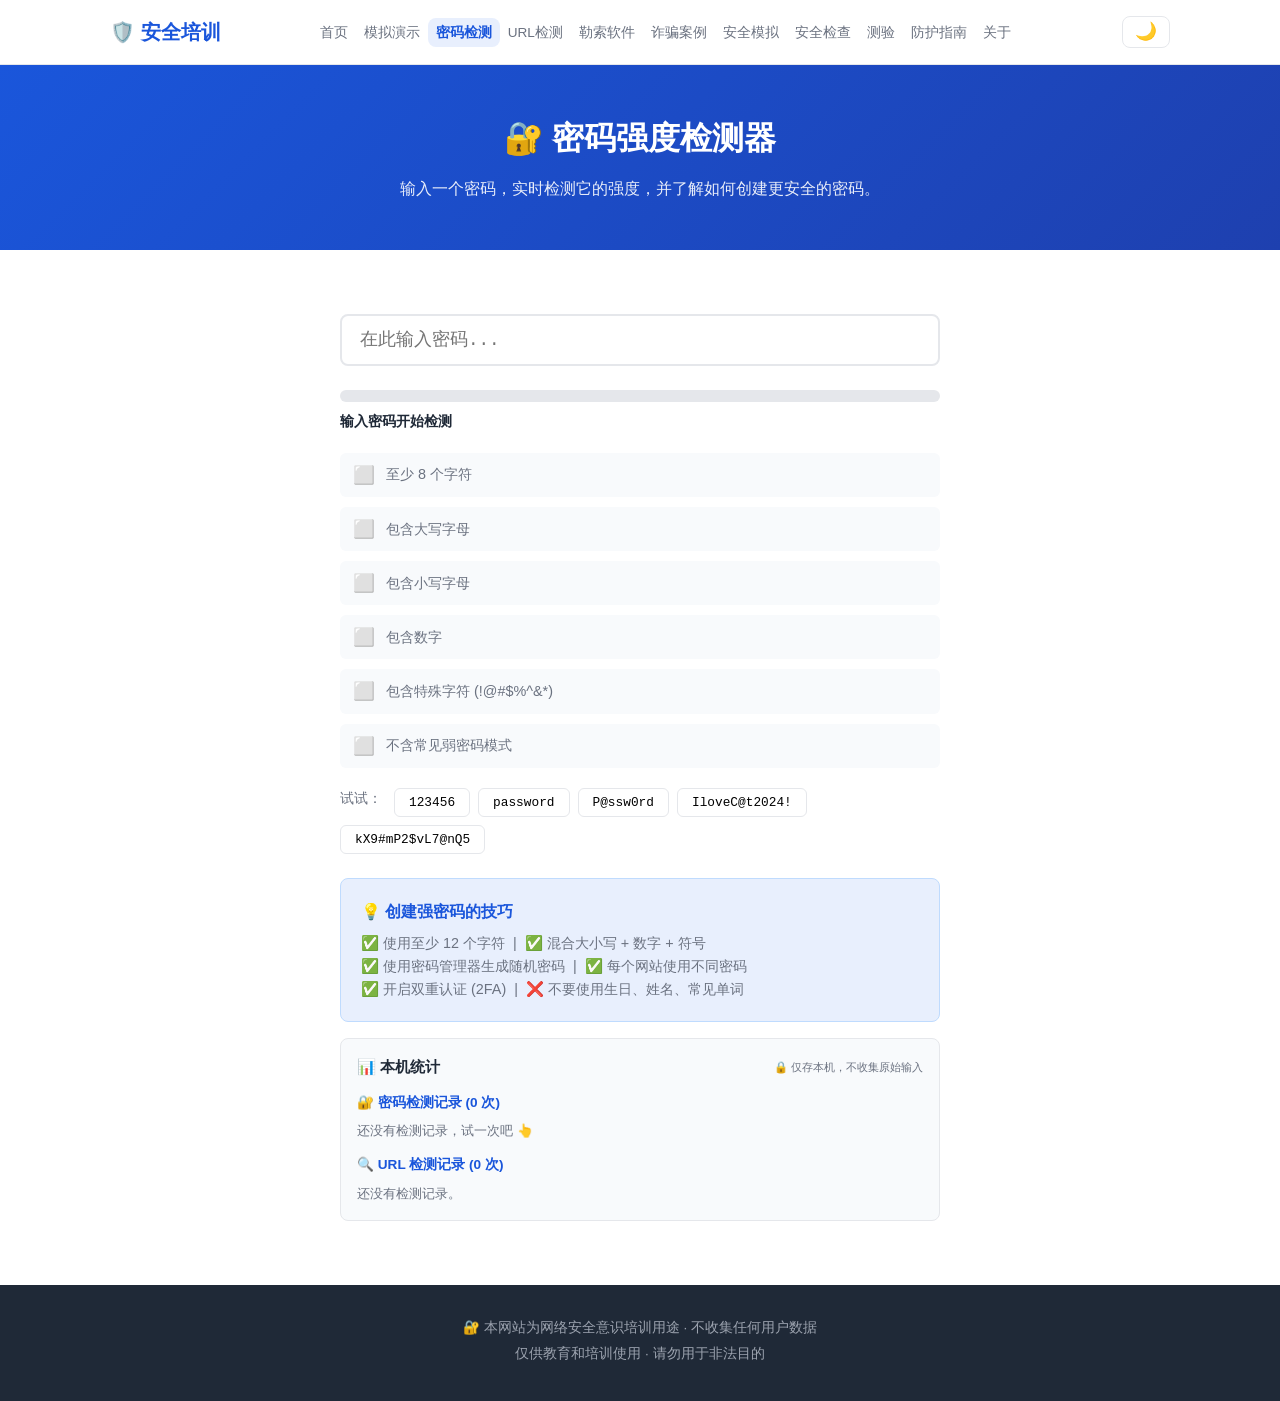
<file: password.html>
<!DOCTYPE html>
<html lang="zh-CN">
<head>
    <meta charset="UTF-8">
    <meta name="viewport" content="width=device-width, initial-scale=1.0">
    <title>密码强度检测器 — 安全培训</title>
    <link rel="icon" type="image/svg+xml" href="favicon.svg">
    <link rel="stylesheet" href="style.css">
    <style>
        .password-tester { max-width: 600px; margin: 0 auto; }
        .password-input-wrap { position: relative; margin-bottom: 24px; }
        .password-input-wrap input {
            width: 100%; padding: 14px 18px; font-size: 1.1rem;
            border: 2px solid var(--border); border-radius: var(--radius-sm);
            outline: none; transition: border-color 0.3s; font-family: monospace;
        }
        .password-input-wrap input:focus { border-color: var(--primary); box-shadow: 0 0 0 3px rgba(26,86,219,0.1); }
        .meter-wrap { height: 12px; background: #e5e7eb; border-radius: 6px; overflow: hidden; margin-bottom: 8px; }
        .meter-bar { height: 100%; width: 0%; border-radius: 6px; transition: all 0.4s ease; }
        .meter-label { font-size: 0.9rem; font-weight: 600; margin-bottom: 16px; min-height: 1.4em; }
        .criteria-grid { display: grid; gap: 10px; margin-top: 20px; }
        .criteria-item { display: flex; align-items: center; gap: 10px; font-size: 0.9rem; padding: 8px 12px; border-radius: 6px; background: var(--bg-alt); transition: all 0.3s; }
        .criteria-item .icon { font-size: 1.1rem; width: 24px; text-align: center; }
        .criteria-item.pass { background: var(--success-light); color: var(--success); }
        .criteria-item.fail { background: var(--bg-alt); color: var(--text-secondary); }
        .demo-passwords { display: flex; flex-wrap: wrap; gap: 8px; margin-top: 20px; }
        .demo-btn { padding: 6px 14px; font-size: 0.8rem; border: 1px solid var(--border); border-radius: 6px; background: var(--bg); cursor: pointer; transition: all 0.2s; font-family: monospace; }
        .demo-btn:hover { border-color: var(--primary); background: var(--primary-light); }
        .tip-card { background: var(--primary-light); border: 1px solid #bfdbfe; border-radius: var(--radius-sm); padding: 20px; margin-top: 24px; }
        .tip-card h4 { color: var(--primary); margin-bottom: 8px; }
        .tip-card p { font-size: 0.9rem; color: var(--text-secondary); line-height: 1.6; }
    </style>
</head>
<body>
    <nav class="navbar">
        <div class="container">
            <a href="index.html" class="logo">🛡️ 安全培训</a>
            <ul class="nav-links">
                <li><a href="index.html">首页</a></li>
                <li><a href="demo.html">模拟演示</a></li>
                <li><a href="password.html" class="active">密码检测</a></li>
                <li><a href="url-checker.html">URL检测</a></li>
                <li><a href="ransomware.html">勒索软件</a></li>
                <li><a href="scam-case.html">诈骗案例</a></li>
                <li><a href="security-simulator.html">安全模拟</a></li>
                <li><a href="safety-check.html">安全检查</a></li>
                <li><a href="quiz.html">测验</a></li>
                <li><a href="guide.html">防护指南</a></li>
                <li><a href="about.html">关于</a></li>
            </ul>
                <button id="theme-toggle" class="theme-toggle" title="切换深色模式">🌙</button>
        </div>
    </nav>

    <section class="page-header">
        <div class="container">
            <h1>🔐 密码强度检测器</h1>
            <p class="page-desc">输入一个密码，实时检测它的强度，并了解如何创建更安全的密码。</p>
        </div>
    </section>

    <section class="section">
        <div class="container">
            <div class="password-tester">
                <div class="password-input-wrap">
                    <input type="text" id="password-input" placeholder="在此输入密码..." autocomplete="off">
                </div>

                <div class="meter-wrap">
                    <div class="meter-bar" id="meter-bar"></div>
                </div>
                <div class="meter-label" id="meter-label">输入密码开始检测</div>

                <div class="criteria-grid" id="criteria-grid">
                    <div class="criteria-item fail"><span class="icon">⬜</span> <span>至少 8 个字符</span></div>
                    <div class="criteria-item fail"><span class="icon">⬜</span> <span>包含大写字母</span></div>
                    <div class="criteria-item fail"><span class="icon">⬜</span> <span>包含小写字母</span></div>
                    <div class="criteria-item fail"><span class="icon">⬜</span> <span>包含数字</span></div>
                    <div class="criteria-item fail"><span class="icon">⬜</span> <span>包含特殊字符 (!@#$%^&*)</span></div>
                    <div class="criteria-item fail"><span class="icon">⬜</span> <span>不含常见弱密码模式</span></div>
                </div>

                <div class="demo-passwords">
                    <span style="font-size:0.85rem;color:var(--text-secondary);margin-right:4px;">试试：</span>
                    <button class="demo-btn" onclick="testPassword('123456')">123456</button>
                    <button class="demo-btn" onclick="testPassword('password')">password</button>
                    <button class="demo-btn" onclick="testPassword('P@ssw0rd')">P@ssw0rd</button>
                    <button class="demo-btn" onclick="testPassword('IloveC@t2024!')">IloveC@t2024!</button>
                    <button class="demo-btn" onclick="testPassword('kX9#mP2$vL7@nQ5')">kX9#mP2$vL7@nQ5</button>
                </div>

                <div class="tip-card">
                    <h4>💡 创建强密码的技巧</h4>
                    <p>✅ 使用至少 12 个字符 &nbsp;|&nbsp; ✅ 混合大小写 + 数字 + 符号<br>
                    ✅ 使用密码管理器生成随机密码 &nbsp;|&nbsp; ✅ 每个网站使用不同密码<br>
                    ✅ 开启双重认证 (2FA) &nbsp;|&nbsp; ❌ 不要使用生日、姓名、常见单词</p>
                </div>

                <div id="stats-panel-container"></div>
            </div>
        </div>
    </section>

    <footer class="footer">
        <div class="container">
            <p>🔐 本网站为网络安全意识培训用途 · 不收集任何用户数据</p>
            <p>仅供教育和培训使用 · 请勿用于非法目的</p>
        </div>
    </footer>

    <script src="stats.js"></script>
    <script>
        const input = document.getElementById('password-input');
        const bar = document.getElementById('meter-bar');
        const label = document.getElementById('meter-label');
        const criteriaItems = document.querySelectorAll('.criteria-item');
        let lastStrength = null;
        let statsTimer = null;

        const weakPasswords = ['123456','password','12345678','qwerty','abc123','111111','123456789','123123','admin','letmein','welcome','monkey','dragon','master','sunshine','princess','football','iloveyou','trustno1','passw0rd'];

        input.addEventListener('input', function() {
            checkPassword(this.value);
            // 防抖：停止输入 1.5 秒后记录一次脱敏统计
            if (statsTimer) clearTimeout(statsTimer);
            statsTimer = setTimeout(function() {
                if (lastStrength && window.stats) {
                    window.stats.recordPassword(lastStrength);
                    refreshStatsPanel();
                }
            }, 1500);
        });

        function checkPassword(pwd) {
            const checks = {
                length: pwd.length >= 8,
                upper: /[A-Z]/.test(pwd),
                lower: /[a-z]/.test(pwd),
                digit: /[0-9]/.test(pwd),
                special: /[!@#$%^&*()_+\-=[\]{};':"\\|,.<>/?`~]/.test(pwd),
                notWeak: !weakPasswords.includes(pwd.toLowerCase()) && pwd.length > 0
            };

            // Update criteria display
            const labels = [
                { key: 'length', text: '至少 8 个字符' },
                { key: 'upper', text: '包含大写字母' },
                { key: 'lower', text: '包含小写字母' },
                { key: 'digit', text: '包含数字' },
                { key: 'special', text: '包含特殊字符 (!@#$%^&*)' },
                { key: 'notWeak', text: '不含常见弱密码模式' }
            ];

            criteriaItems.forEach((item, i) => {
                const c = labels[i];
                if (pwd.length === 0) {
                    item.className = 'criteria-item fail';
                    item.querySelector('.icon').textContent = '⬜';
                } else if (checks[c.key]) {
                    item.className = 'criteria-item pass';
                    item.querySelector('.icon').textContent = '✅';
                } else {
                    item.className = 'criteria-item fail';
                    item.querySelector('.icon').textContent = '❌';
                }
            });

            // Score
            if (pwd.length === 0) {
                bar.style.width = '0%';
                bar.style.background = '#e5e7eb';
                label.textContent = '输入密码开始检测';
                label.style.color = 'var(--text-secondary)';
                return;
            }

            let score = 0;
            if (checks.length) score += 1;
            if (checks.upper) score += 1;
            if (checks.lower) score += 1;
            if (checks.digit) score += 1;
            if (checks.special) score += 1;
            if (pwd.length >= 12) score += 1;
            if (pwd.length >= 16) score += 1;
            if (checks.upper && checks.lower && checks.digit) score += 1;
            if (checks.upper && checks.lower && checks.digit && checks.special && pwd.length >= 12) score += 1;

            const maxScore = 10;
            const pct = Math.min(100, (score / maxScore) * 100);

            bar.style.width = pct + '%';

            let strength, color;
            if (pct < 30) { strength = '很弱'; color = '#dc2626'; }
            else if (pct < 50) { strength = '弱'; color = '#f59e0b'; }
            else if (pct < 70) { strength = '中等'; color = '#eab308'; }
            else if (pct < 90) { strength = '强'; color = '#16a34a'; }
            else { strength = '非常强 💪'; color = '#15803d'; }
            lastStrength = strength.replace(' 💪', '');

            bar.style.background = color;
            label.textContent = `密码强度：${strength} (${Math.round(pct)}/100)`;
            label.style.color = color;

            if (checks.notWeak === false && pwd.length > 0) {
                label.textContent = `⚠️ 该密码是常见弱密码！强度：${strength}`;
            }
        }

        function testPassword(pwd) {
            input.value = pwd;
            checkPassword(pwd);
            if (lastStrength && window.stats) {
                window.stats.recordPassword(lastStrength);
                refreshStatsPanel();
            }
        }

        function refreshStatsPanel() {
            const container = document.getElementById('stats-panel-container');
            if (container && window.stats) {
                container.innerHTML = window.stats.renderPanel();
            }
        }

        // 页面加载时渲染统计面板
        refreshStatsPanel();
    </script>
</body>
</html>
</file>
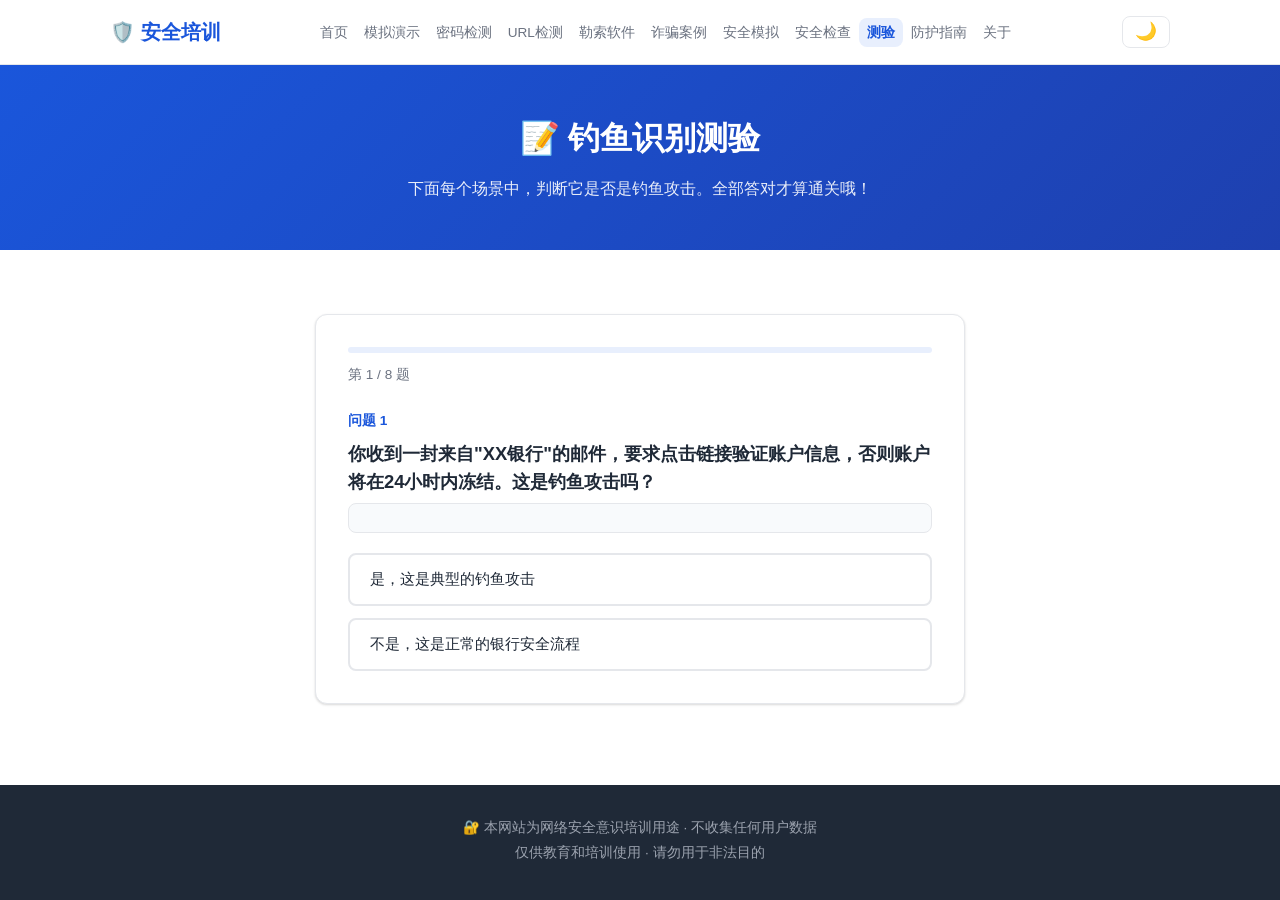
<file: quiz.html>
<!DOCTYPE html>
<html lang="zh-CN">
<head>
    <meta charset="UTF-8">
    <meta name="viewport" content="width=device-width, initial-scale=1.0">
    <title>钓鱼识别测验 — 安全培训</title>
    <link rel="icon" type="image/svg+xml" href="favicon.svg">
    <link rel="stylesheet" href="style.css">
</head>
<body>
    <!-- 导航栏 -->
    <nav class="navbar">
        <div class="container">
            <a href="index.html" class="logo">🛡️ 安全培训</a>
            <ul class="nav-links">
                <li><a href="index.html">首页</a></li>
                <li><a href="demo.html">模拟演示</a></li>
                <li><a href="password.html">密码检测</a></li>
                <li><a href="url-checker.html">URL检测</a></li>
                <li><a href="ransomware.html">勒索软件</a></li>
                <li><a href="scam-case.html">诈骗案例</a></li>
                <li><a href="security-simulator.html">安全模拟</a></li>
                <li><a href="safety-check.html">安全检查</a></li>
                <li><a href="quiz.html" class="active">测验</a></li>
                <li><a href="guide.html">防护指南</a></li>
                <li><a href="about.html">关于</a></li>
            </ul>
                <button id="theme-toggle" class="theme-toggle" title="切换深色模式">🌙</button>
        </div>
    </nav>

    <!-- 页面标题 -->
    <section class="page-header">
        <div class="container">
            <h1>📝 钓鱼识别测验</h1>
            <p class="page-desc">下面每个场景中，判断它是否是钓鱼攻击。全部答对才算通关哦！</p>
        </div>
    </section>

    <!-- 测验 -->
    <section class="section" id="quiz-section">
        <div class="container">
            <div class="quiz-container">
                <!-- 进度条 -->
                <div class="quiz-progress">
                    <div class="progress-bar" id="progress-bar"></div>
                    <span id="progress-text">第 1 / 8 题</span>
                </div>

                <!-- 题目容器 -->
                <div id="question-container">
                    <div class="question-number" id="question-number">问题 1</div>
                    <h3 class="question-text" id="question-text">加载中...</h3>
                    <div class="question-context" id="question-context"></div>
                    <div class="options" id="options-container"></div>
                </div>

                <!-- 结果反馈 -->
                <div id="feedback-container" class="hidden">
                    <div class="feedback-icon" id="feedback-icon"></div>
                    <h3 id="feedback-title"></h3>
                    <p id="feedback-text"></p>
                    <button class="btn btn-primary" id="next-btn">下一题 →</button>
                </div>

                <!-- 最终结果 -->
                <div id="result-container" class="hidden">
                    <div class="result-icon">🏆</div>
                    <h2>测验完成！</h2>
                    <div class="result-score">
                        <span id="score-number">0</span>
                        <span>/ 8</span>
                    </div>
                    <p id="score-message"></p>
                    <div class="result-actions">
                        <button class="btn btn-primary" onclick="location.reload()">🔄 重新测验</button>
                        <a href="guide.html" class="btn btn-secondary">📖 学习防护指南</a>
                    </div>
                </div>
            </div>

            <div id="stats-panel-container"></div>
        </div>
    </section>

    <footer class="footer">
        <div class="container">
            <p>🔐 本网站为网络安全意识培训用途 · 不收集任何用户数据</p>
            <p>仅供教育和培训使用 · 请勿用于非法目的</p>
        </div>
    </footer>

    <script src="stats.js"></script>
    <script src="quiz.js"></script>
    <script src="script.js"></script>
</body>
</html>
</file>
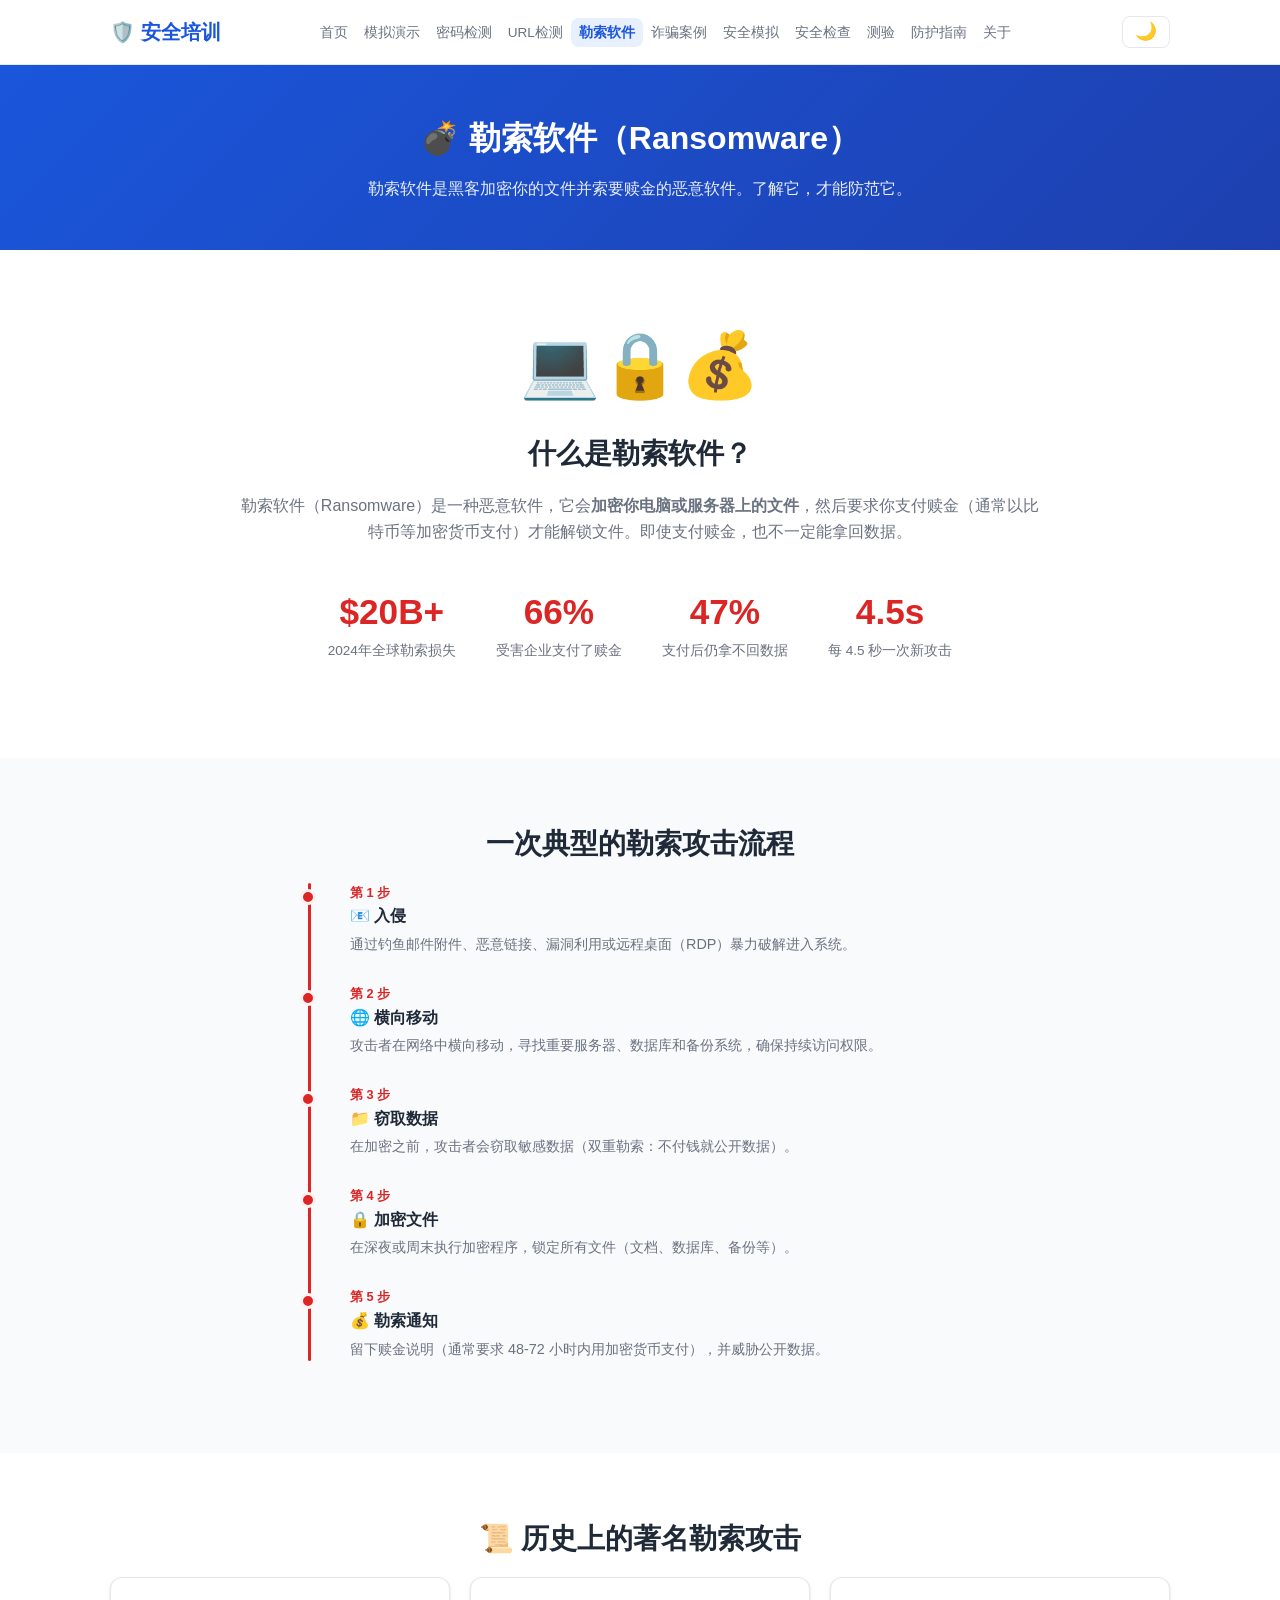
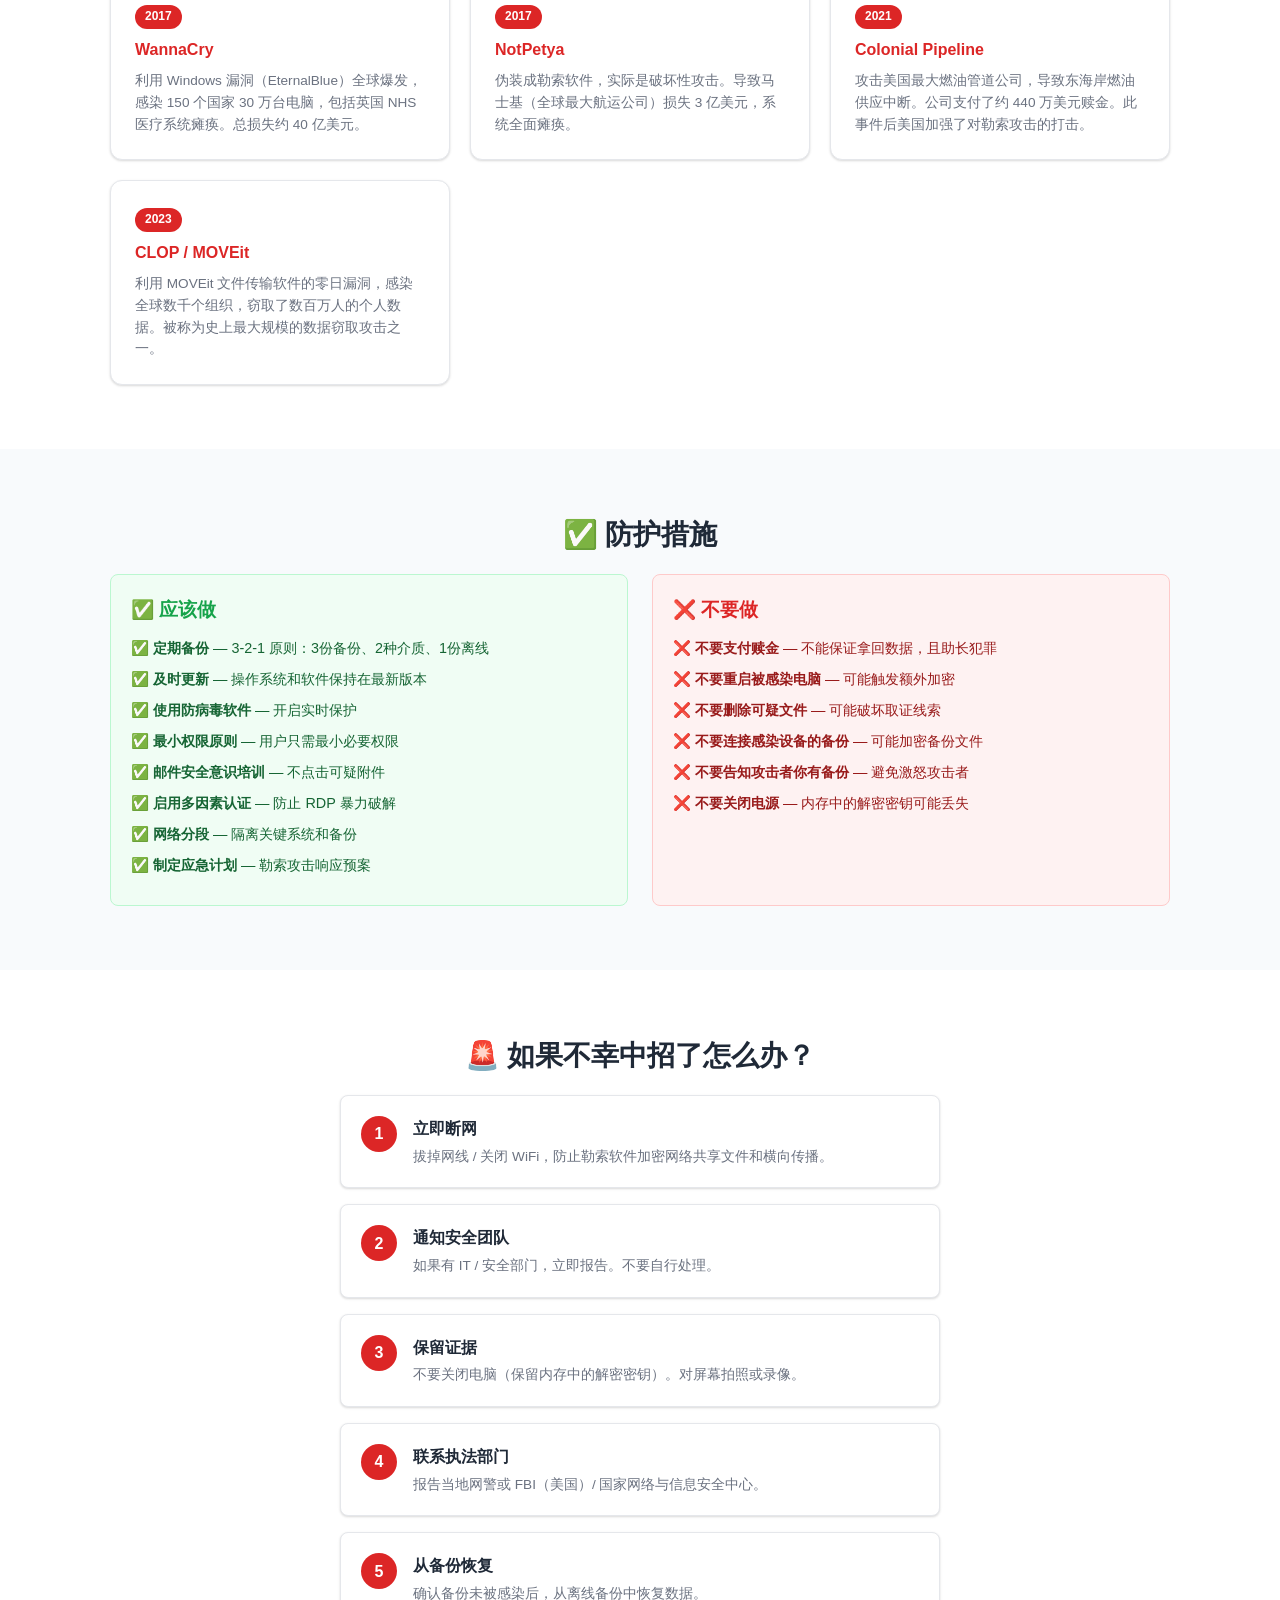
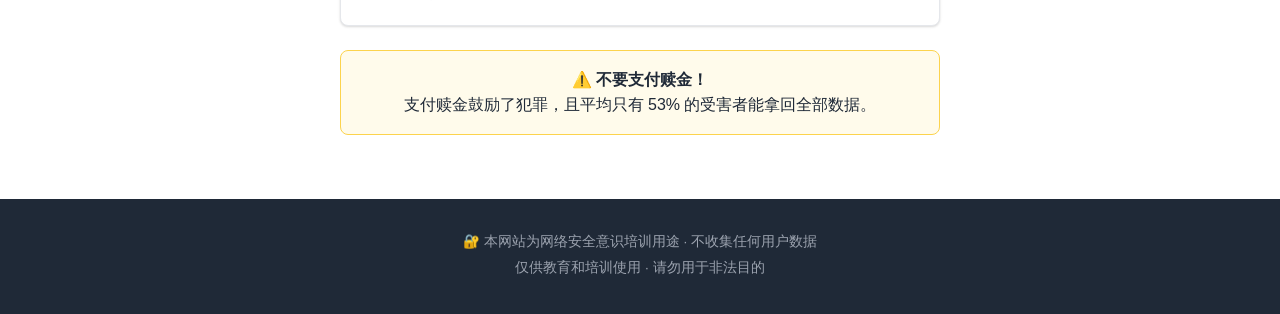
<file: ransomware.html>
<!DOCTYPE html>
<html lang="zh-CN">
<head>
    <meta charset="UTF-8">
    <meta name="viewport" content="width=device-width, initial-scale=1.0">
    <title>勒索软件科普 — 安全培训</title>
    <link rel="icon" type="image/svg+xml" href="favicon.svg">
    <link rel="stylesheet" href="style.css">
    <style>
        .ransomware-icon { font-size: 4rem; text-align: center; margin-bottom: 16px; }
        .timeline { max-width: 700px; margin: 0 auto; position: relative; padding-left: 40px; }
        .timeline::before { content: ''; position: absolute; left: 18px; top: 0; bottom: 0; width: 3px; background: var(--danger); border-radius: 2px; }
        .tl-item { position: relative; margin-bottom: 28px; padding-left: 20px; }
        .tl-item::before { content: ''; position: absolute; left: -30px; top: 6px; width: 16px; height: 16px; background: var(--danger); border-radius: 50%; border: 3px solid var(--danger-light); }
        .tl-item h3 { font-size: 1rem; margin-bottom: 4px; }
        .tl-item p { font-size: 0.9rem; color: var(--text-secondary); line-height: 1.6; }
        .tl-item .year { font-size: 0.8rem; color: var(--danger); font-weight: 700; }
        .case-grid { display: grid; grid-template-columns: repeat(auto-fill, minmax(280px, 1fr)); gap: 20px; }
        .case-card { background: var(--bg); border: 1px solid var(--border); border-radius: var(--radius); padding: 24px; box-shadow: var(--shadow); }
        .case-card h4 { font-size: 1rem; margin-bottom: 8px; color: var(--danger); }
        .case-card .year-badge { display: inline-block; background: var(--danger); color: white; padding: 2px 10px; border-radius: 12px; font-size: 0.75rem; font-weight: 700; margin-bottom: 8px; }
        .case-card p { font-size: 0.85rem; color: var(--text-secondary); line-height: 1.6; }
        .dos-donts { display: grid; grid-template-columns: 1fr 1fr; gap: 24px; }
        @media (max-width: 600px) { .dos-donts { grid-template-columns: 1fr; } }
        .do-card { background: var(--success-light); border: 1px solid #bbf7d0; border-radius: var(--radius-sm); padding: 20px; }
        .do-card h3 { color: var(--success); margin-bottom: 12px; }
        .do-card li { font-size: 0.9rem; margin-bottom: 8px; color: #166534; }
        .dont-card { background: var(--danger-light); border: 1px solid #fecaca; border-radius: var(--radius-sm); padding: 20px; }
        .dont-card h3 { color: var(--danger); margin-bottom: 12px; }
        .dont-card li { font-size: 0.9rem; margin-bottom: 8px; color: #991b1b; }
        .stat-banner { display: flex; justify-content: center; gap: 40px; flex-wrap: wrap; margin: 32px 0; }
        .stat-banner .s { text-align: center; }
        .stat-banner .s .num { font-size: 2.2rem; font-weight: 800; color: var(--danger); }
        .stat-banner .s .lbl { font-size: 0.85rem; color: var(--text-secondary); }
    </style>
</head>
<body>
    <nav class="navbar">
        <div class="container">
            <a href="index.html" class="logo">🛡️ 安全培训</a>
            <ul class="nav-links">
                <li><a href="index.html">首页</a></li>
                <li><a href="demo.html">模拟演示</a></li>
                <li><a href="password.html">密码检测</a></li>
                <li><a href="url-checker.html">URL检测</a></li>
                <li><a href="ransomware.html" class="active">勒索软件</a></li>
                <li><a href="scam-case.html">诈骗案例</a></li>
                <li><a href="security-simulator.html">安全模拟</a></li>
                <li><a href="safety-check.html">安全检查</a></li>
                <li><a href="quiz.html">测验</a></li>
                <li><a href="guide.html">防护指南</a></li>
                <li><a href="about.html">关于</a></li>
            </ul>
                <button id="theme-toggle" class="theme-toggle" title="切换深色模式">🌙</button>
        </div>
    </nav>

    <section class="page-header">
        <div class="container">
            <h1>💣 勒索软件（Ransomware）</h1>
            <p class="page-desc">勒索软件是黑客加密你的文件并索要赎金的恶意软件。了解它，才能防范它。</p>
        </div>
    </section>

    <!-- 什么是勒索软件 -->
    <section class="section" id="what-is">
        <div class="container">
            <div class="ransomware-icon">💻🔒💰</div>
            <h2>什么是勒索软件？</h2>
            <p class="section-desc" style="max-width:800px;">
                勒索软件（Ransomware）是一种恶意软件，它会<strong>加密你电脑或服务器上的文件</strong>，然后要求你支付赎金（通常以比特币等加密货币支付）才能解锁文件。即使支付赎金，也不一定能拿回数据。
            </p>
            <div class="stat-banner">
                <div class="s"><div class="num">$20B+</div><div class="lbl">2024年全球勒索损失</div></div>
                <div class="s"><div class="num">66%</div><div class="lbl">受害企业支付了赎金</div></div>
                <div class="s"><div class="num">47%</div><div class="lbl">支付后仍拿不回数据</div></div>
                <div class="s"><div class="num">4.5s</div><div class="lbl">每 4.5 秒一次新攻击</div></div>
            </div>
        </div>
    </section>

    <!-- 如何运作 -->
    <section class="section section-alt" id="how-works">
        <div class="container">
            <h2>一次典型的勒索攻击流程</h2>
            <div class="timeline">
                <div class="tl-item">
                    <div class="year">第 1 步</div>
                    <h3>📧 入侵</h3>
                    <p>通过钓鱼邮件附件、恶意链接、漏洞利用或远程桌面（RDP）暴力破解进入系统。</p>
                </div>
                <div class="tl-item">
                    <div class="year">第 2 步</div>
                    <h3>🌐 横向移动</h3>
                    <p>攻击者在网络中横向移动，寻找重要服务器、数据库和备份系统，确保持续访问权限。</p>
                </div>
                <div class="tl-item">
                    <div class="year">第 3 步</div>
                    <h3>📁 窃取数据</h3>
                    <p>在加密之前，攻击者会窃取敏感数据（双重勒索：不付钱就公开数据）。</p>
                </div>
                <div class="tl-item">
                    <div class="year">第 4 步</div>
                    <h3>🔒 加密文件</h3>
                    <p>在深夜或周末执行加密程序，锁定所有文件（文档、数据库、备份等）。</p>
                </div>
                <div class="tl-item">
                    <div class="year">第 5 步</div>
                    <h3>💰 勒索通知</h3>
                    <p>留下赎金说明（通常要求 48-72 小时内用加密货币支付），并威胁公开数据。</p>
                </div>
            </div>
        </div>
    </section>

    <!-- 知名案例 -->
    <section class="section" id="cases">
        <div class="container">
            <h2>📜 历史上的著名勒索攻击</h2>
            <div class="case-grid">
                <div class="case-card">
                    <div class="year-badge">2017</div>
                    <h4>WannaCry</h4>
                    <p>利用 Windows 漏洞（EternalBlue）全球爆发，感染 150 个国家 30 万台电脑，包括英国 NHS 医疗系统瘫痪。总损失约 40 亿美元。</p>
                </div>
                <div class="case-card">
                    <div class="year-badge">2017</div>
                    <h4>NotPetya</h4>
                    <p>伪装成勒索软件，实际是破坏性攻击。导致马士基（全球最大航运公司）损失 3 亿美元，系统全面瘫痪。</p>
                </div>
                <div class="case-card">
                    <div class="year-badge">2021</div>
                    <h4>Colonial Pipeline</h4>
                    <p>攻击美国最大燃油管道公司，导致东海岸燃油供应中断。公司支付了约 440 万美元赎金。此事件后美国加强了对勒索攻击的打击。</p>
                </div>
                <div class="case-card">
                    <div class="year-badge">2023</div>
                    <h4>CLOP / MOVEit</h4>
                    <p>利用 MOVEit 文件传输软件的零日漏洞，感染全球数千个组织，窃取了数百万人的个人数据。被称为史上最大规模的数据窃取攻击之一。</p>
                </div>
            </div>
        </div>
    </section>

    <!-- 如何防护 -->
    <section class="section section-alt" id="protection">
        <div class="container">
            <h2>✅ 防护措施</h2>
            <div class="dos-donts">
                <div class="do-card">
                    <h3>✅ 应该做</h3>
                    <ul style="list-style:none;padding:0;">
                        <li>✅ <strong>定期备份</strong> — 3-2-1 原则：3份备份、2种介质、1份离线</li>
                        <li>✅ <strong>及时更新</strong> — 操作系统和软件保持在最新版本</li>
                        <li>✅ <strong>使用防病毒软件</strong> — 开启实时保护</li>
                        <li>✅ <strong>最小权限原则</strong> — 用户只需最小必要权限</li>
                        <li>✅ <strong>邮件安全意识培训</strong> — 不点击可疑附件</li>
                        <li>✅ <strong>启用多因素认证</strong> — 防止 RDP 暴力破解</li>
                        <li>✅ <strong>网络分段</strong> — 隔离关键系统和备份</li>
                        <li>✅ <strong>制定应急计划</strong> — 勒索攻击响应预案</li>
                    </ul>
                </div>
                <div class="dont-card">
                    <h3>❌ 不要做</h3>
                    <ul style="list-style:none;padding:0;">
                        <li>❌ <strong>不要支付赎金</strong> — 不能保证拿回数据，且助长犯罪</li>
                        <li>❌ <strong>不要重启被感染电脑</strong> — 可能触发额外加密</li>
                        <li>❌ <strong>不要删除可疑文件</strong> — 可能破坏取证线索</li>
                        <li>❌ <strong>不要连接感染设备的备份</strong> — 可能加密备份文件</li>
                        <li>❌ <strong>不要告知攻击者你有备份</strong> — 避免激怒攻击者</li>
                        <li>❌ <strong>不要关闭电源</strong> — 内存中的解密密钥可能丢失</li>
                    </ul>
                </div>
            </div>
        </div>
    </section>

    <!-- 中招后 -->
    <section class="section" id="incident">
        <div class="container">
            <h2>🚨 如果不幸中招了怎么办？</h2>
            <div class="steps-vertical" style="max-width:600px;margin:0 auto;">
                <div class="step-vertical">
                    <div class="step-v-number" style="background:var(--danger);">1</div>
                    <div><h3>立即断网</h3><p>拔掉网线 / 关闭 WiFi，防止勒索软件加密网络共享文件和横向传播。</p></div>
                </div>
                <div class="step-vertical">
                    <div class="step-v-number" style="background:var(--danger);">2</div>
                    <div><h3>通知安全团队</h3><p>如果有 IT / 安全部门，立即报告。不要自行处理。</p></div>
                </div>
                <div class="step-vertical">
                    <div class="step-v-number" style="background:var(--danger);">3</div>
                    <div><h3>保留证据</h3><p>不要关闭电脑（保留内存中的解密密钥）。对屏幕拍照或录像。</p></div>
                </div>
                <div class="step-vertical">
                    <div class="step-v-number" style="background:var(--danger);">4</div>
                    <div><h3>联系执法部门</h3><p>报告当地网警或 FBI（美国）/ 国家网络与信息安全中心。</p></div>
                </div>
                <div class="step-vertical">
                    <div class="step-v-number" style="background:var(--danger);">5</div>
                    <div><h3>从备份恢复</h3><p>确认备份未被感染后，从离线备份中恢复数据。</p></div>
                </div>
            </div>
            <div style="text-align:center;margin-top:24px;padding:16px;background:var(--warning-light);border:1px solid #fcd34d;border-radius:var(--radius-sm);max-width:600px;margin-left:auto;margin-right:auto;">
                <strong>⚠️ 不要支付赎金！</strong><br>
                支付赎金鼓励了犯罪，且平均只有 53% 的受害者能拿回全部数据。
            </div>
        </div>
    </section>

    <footer class="footer">
        <div class="container">
            <p>🔐 本网站为网络安全意识培训用途 · 不收集任何用户数据</p>
            <p>仅供教育和培训使用 · 请勿用于非法目的</p>
        </div>
    </footer>
</body>
</html>
</file>
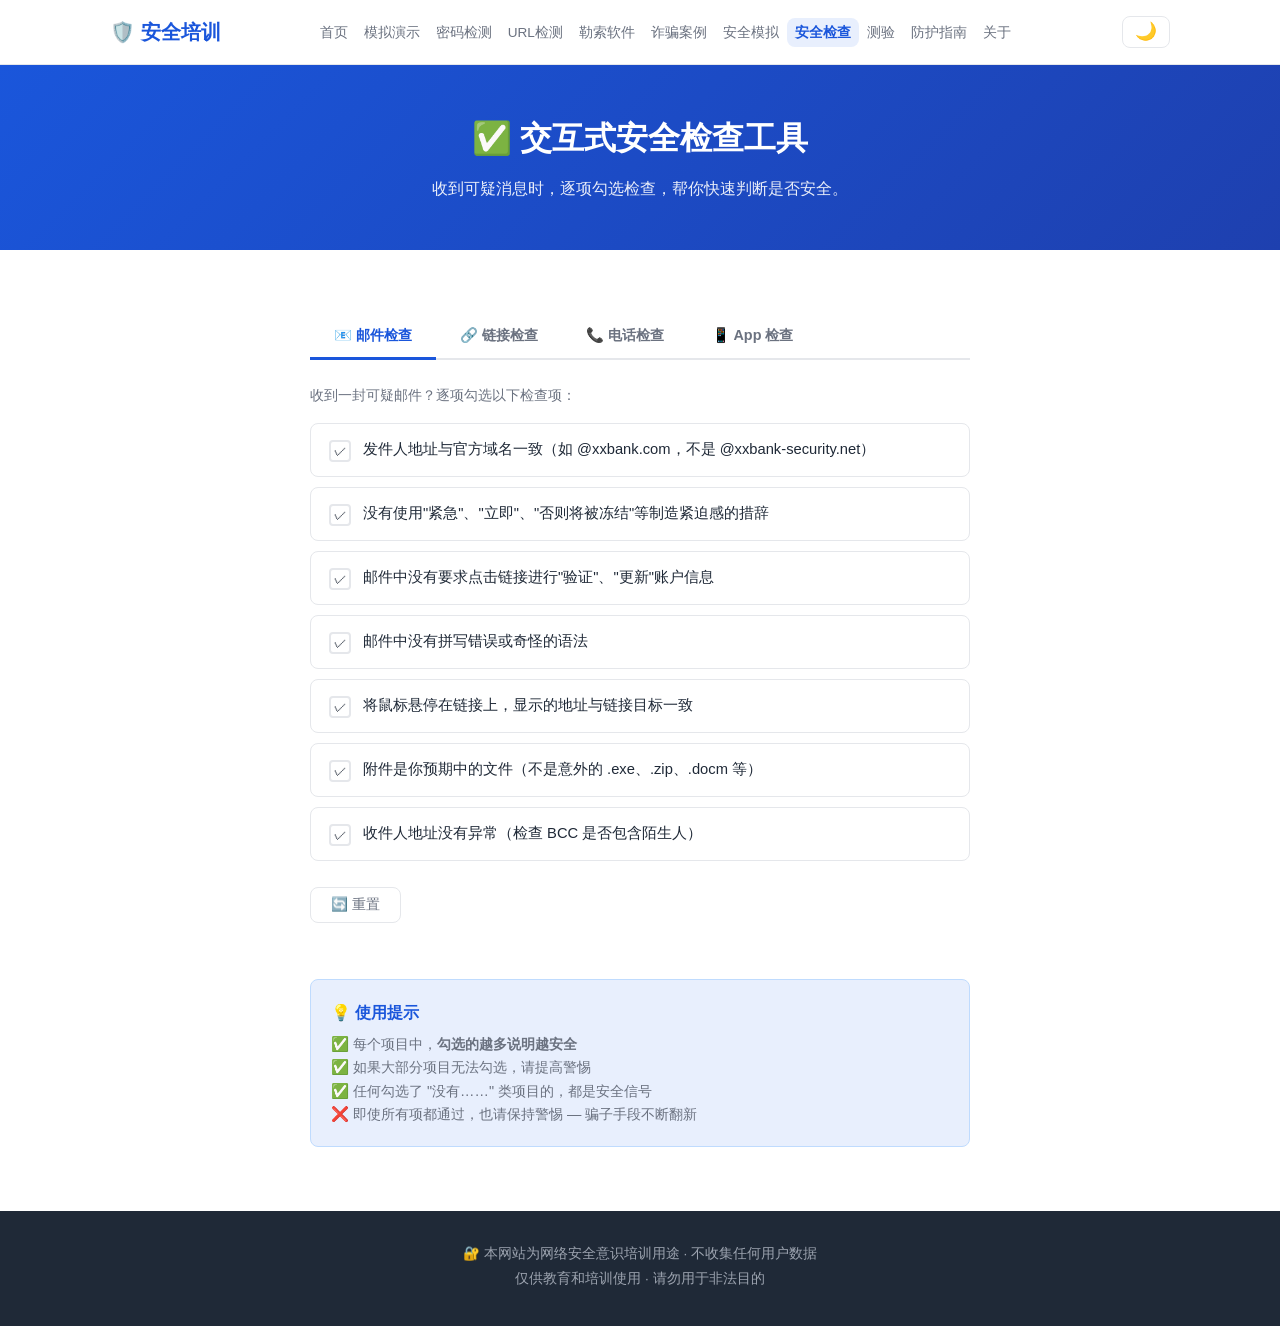
<file: safety-check.html>
<!DOCTYPE html>
<html lang="zh-CN">
<head>
    <meta charset="UTF-8">
    <meta name="viewport" content="width=device-width, initial-scale=1.0">
    <title>安全检查工具 — 安全培训</title>
    <link rel="icon" type="image/svg+xml" href="favicon.svg">
    <link rel="stylesheet" href="style.css">
    <style>
        .check-tabs { display: flex; gap: 0; margin-bottom: 0; border-bottom: 2px solid var(--border); }
        .check-tab { padding: 12px 24px; font-size: 0.9rem; font-weight: 600; cursor: pointer; border: none; background: none; color: var(--text-secondary); border-bottom: 3px solid transparent; margin-bottom: -2px; transition: all 0.2s; font-family: inherit; }
        .check-tab:hover { color: var(--primary); }
        .check-tab.active { color: var(--primary); border-bottom-color: var(--primary); }
        .check-panel { display: none; padding: 24px 0; }
        .check-panel.active { display: block; }
        .check-item { display: flex; align-items: flex-start; gap: 12px; padding: 14px 18px; border: 1px solid var(--border); border-radius: var(--radius-sm); margin-bottom: 10px; cursor: pointer; transition: all 0.2s; }
        .check-item:hover { border-color: var(--primary); background: var(--primary-light); }
        .check-item .cb { width: 22px; height: 22px; border: 2px solid var(--border); border-radius: 4px; flex-shrink: 0; display: flex; align-items: center; justify-content: center; font-size: 0.8rem; transition: all 0.2s; margin-top: 2px; }
        .check-item.checked .cb { background: var(--success); border-color: var(--success); color: white; }
        .check-item .label { font-size: 0.92rem; line-height: 1.5; }
        .check-item .label .highlight { color: var(--danger); font-weight: 600; }
        .check-result { padding: 20px; border-radius: var(--radius-sm); margin-top: 20px; font-size: 0.95rem; line-height: 1.6; display: none; }
        .check-result.show { display: block; }
        .check-result.danger { background: var(--danger-light); border: 1px solid #fecaca; }
        .check-result.safe { background: var(--success-light); border: 1px solid #bbf7d0; }
        .check-result.warning { background: var(--warning-light); border: 1px solid #fcd34d; }
        .check-result h4 { font-size: 1.05rem; margin-bottom: 8px; }
        .reset-btn { display: inline-block; margin-top: 16px; padding: 8px 20px; background: var(--bg); border: 1px solid var(--border); border-radius: var(--radius-sm); cursor: pointer; font-size: 0.85rem; transition: all 0.2s; font-family: inherit; color: var(--text-secondary); }
        .reset-btn:hover { border-color: var(--primary); color: var(--primary); }
    </style>
</head>
<body>
    <nav class="navbar">
        <div class="container">
            <a href="index.html" class="logo">🛡️ 安全培训</a>
            <ul class="nav-links">
                <li><a href="index.html">首页</a></li>
                <li><a href="demo.html">模拟演示</a></li>
                <li><a href="password.html">密码检测</a></li>
                <li><a href="url-checker.html">URL检测</a></li>
                <li><a href="ransomware.html">勒索软件</a></li>
                <li><a href="scam-case.html">诈骗案例</a></li>
                <li><a href="security-simulator.html">安全模拟</a></li>
                <li><a href="safety-check.html" class="active">安全检查</a></li>
                <li><a href="quiz.html">测验</a></li>
                <li><a href="guide.html">防护指南</a></li>
                <li><a href="about.html">关于</a></li>
            </ul>
                <button id="theme-toggle" class="theme-toggle" title="切换深色模式">🌙</button>
        </div>
    </nav>

    <section class="page-header">
        <div class="container">
            <h1>✅ 交互式安全检查工具</h1>
            <p class="page-desc">收到可疑消息时，逐项勾选检查，帮你快速判断是否安全。</p>
        </div>
    </section>

    <section class="section">
        <div class="container" style="max-width:700px;margin:0 auto;">
            <div class="check-tabs" id="check-tabs">
                <button class="check-tab active" data-tab="email" onclick="switchTab('email')">📧 邮件检查</button>
                <button class="check-tab" data-tab="link" onclick="switchTab('link')">🔗 链接检查</button>
                <button class="check-tab" data-tab="phone" onclick="switchTab('phone')">📞 电话检查</button>
                <button class="check-tab" data-tab="app" onclick="switchTab('app')">📱 App 检查</button>
            </div>

            <div class="check-panel active" id="panel-email">
                <p style="font-size:0.9rem;color:var(--text-secondary);margin-bottom:16px;">收到一封可疑邮件？逐项勾选以下检查项：</p>
                <div class="check-item" onclick="toggleCheck(this, 'email')">
                    <div class="cb">✓</div>
                    <div class="label">发件人地址与官方域名一致（如 @xxbank.com，不是 @xxbank-security.net）</div>
                </div>
                <div class="check-item" onclick="toggleCheck(this, 'email')">
                    <div class="cb">✓</div>
                    <div class="label">没有使用"紧急"、"立即"、"否则将被冻结"等制造紧迫感的措辞</div>
                </div>
                <div class="check-item" onclick="toggleCheck(this, 'email')">
                    <div class="cb">✓</div>
                    <div class="label">邮件中没有要求点击链接进行"验证"、"更新"账户信息</div>
                </div>
                <div class="check-item" onclick="toggleCheck(this, 'email')">
                    <div class="cb">✓</div>
                    <div class="label">邮件中没有拼写错误或奇怪的语法</div>
                </div>
                <div class="check-item" onclick="toggleCheck(this, 'email')">
                    <div class="cb">✓</div>
                    <div class="label">将鼠标悬停在链接上，显示的地址与链接目标一致</div>
                </div>
                <div class="check-item" onclick="toggleCheck(this, 'email')">
                    <div class="cb">✓</div>
                    <div class="label">附件是你预期中的文件（不是意外的 .exe、.zip、.docm 等）</div>
                </div>
                <div class="check-item" onclick="toggleCheck(this, 'email')">
                    <div class="cb">✓</div>
                    <div class="label">收件人地址没有异常（检查 BCC 是否包含陌生人）</div>
                </div>
                <div id="result-email" class="check-result"></div>
                <button class="reset-btn" onclick="resetCheck('email')">🔄 重置</button>
            </div>

            <div class="check-panel" id="panel-link">
                <p style="font-size:0.9rem;color:var(--text-secondary);margin-bottom:16px;">收到一个可疑链接？逐项勾选以下检查项：</p>
                <div class="check-item" onclick="toggleCheck(this, 'link')">
                    <div class="cb">✓</div>
                    <div class="label">链接使用 <span class="highlight">HTTPS</span>（https://，不是 http://）</div>
                </div>
                <div class="check-item" onclick="toggleCheck(this, 'link')">
                    <div class="cb">✓</div>
                    <div class="label">域名中没有混淆字符（如 1 代替 l、0 代替 o、rn 代替 m）</div>
                </div>
                <div class="check-item" onclick="toggleCheck(this, 'link')">
                    <div class="cb">✓</div>
                    <div class="label">不是 IP 地址代替域名（如 http://192.168.x.x）</div>
                </div>
                <div class="check-item" onclick="toggleCheck(this, 'link')">
                    <div class="cb">✓</div>
                    <div class="label">不是 URL 缩短服务（tinyurl、bit.ly 等）</div>
                </div>
                <div class="check-item" onclick="toggleCheck(this, 'link')">
                    <div class="cb">✓</div>
                    <div class="label">顶级域名无异常（不是 .xyz、.top、.club 等可疑域名）</div>
                </div>
                <div class="check-item" onclick="toggleCheck(this, 'link')">
                    <div class="cb">✓</div>
                    <div class="label">品牌名出现在主域名中，而不是子域名或路径中</div>
                </div>
                <div class="check-item" onclick="toggleCheck(this, 'link')">
                    <div class="cb">✓</div>
                    <div class="label">链接中没有 @ 符号</div>
                </div>
                <div id="result-link" class="check-result"></div>
                <button class="reset-btn" onclick="resetCheck('link')">🔄 重置</button>
            </div>

            <div class="check-panel" id="panel-phone">
                <p style="font-size:0.9rem;color:var(--text-secondary);margin-bottom:16px;">接到一个可疑电话？逐项勾选以下检查项：</p>
                <div class="check-item" onclick="toggleCheck(this, 'phone')">
                    <div class="cb">✓</div>
                    <div class="label">来电号码不是"+"开头的境外号码（如 +1、+85 等）</div>
                </div>
                <div class="check-item" onclick="toggleCheck(this, 'phone')">
                    <div class="cb">✓</div>
                    <div class="label">对方没有要求你下载任何 App 或开启"屏幕共享"</div>
                </div>
                <div class="check-item" onclick="toggleCheck(this, 'phone')">
                    <div class="cb">✓</div>
                    <div class="label">对方没有索要验证码、密码、银行卡号等敏感信息</div>
                </div>
                <div class="check-item" onclick="toggleCheck(this, 'phone')">
                    <div class="cb">✓</div>
                    <div class="label">没有以"退款"、"取消会员"、"调整利率"等借口要求你操作</div>
                </div>
                <div class="check-item" onclick="toggleCheck(this, 'phone')">
                    <div class="cb">✓</div>
                    <div class="label">没有自称"公检法"要求你配合调查</div>
                </div>
                <div class="check-item" onclick="toggleCheck(this, 'phone')">
                    <div class="cb">✓</div>
                    <div class="label">没有要求你"不要告诉家人/不要挂断电话"</div>
                </div>
                <div class="check-item" onclick="toggleCheck(this, 'phone')">
                    <div class="cb">✓</div>
                    <div class="label">你能通过官方渠道（官网电话、官方 App）核实来电身份</div>
                </div>
                <div id="result-phone" class="check-result"></div>
                <button class="reset-btn" onclick="resetCheck('phone')">🔄 重置</button>
            </div>

            <div class="check-panel" id="panel-app">
                <p style="font-size:0.9rem;color:var(--text-secondary);margin-bottom:16px;">收到一个可疑的 App 下载请求？逐项勾选以下检查项：</p>
                <div class="check-item" onclick="toggleCheck(this, 'app')">
                    <div class="cb">✓</div>
                    <div class="label">从官方应用商店（App Store、华为应用市场等）下载</div>
                </div>
                <div class="check-item" onclick="toggleCheck(this, 'app')">
                    <div class="cb">✓</div>
                    <div class="label">不是通过网页弹窗、短信链接或扫码下载</div>
                </div>
                <div class="check-item" onclick="toggleCheck(this, 'app')">
                    <div class="cb">✓</div>
                    <div class="label">开发者信息清晰可查，不是个人开发者</div>
                </div>
                <div class="check-item" onclick="toggleCheck(this, 'app')">
                    <div class="cb">✓</div>
                    <div class="label">下载量正常（不是下载量个位数的新 App）</div>
                </div>
                <div class="check-item" onclick="toggleCheck(this, 'app')">
                    <div class="cb">✓</div>
                    <div class="label">用户评价真实（不是全五星好评但内容通用）</div>
                </div>
                <div class="check-item" onclick="toggleCheck(this, 'app')">
                    <div class="cb">✓</div>
                    <div class="label">App 申请的权限合理（如手电筒 App 不需要读取通讯录）</div>
                </div>
                <div class="check-item" onclick="toggleCheck(this, 'app')">
                    <div class="cb">✓</div>
                    <div class="label">不是通过"免费领"、"扫码送"等渠道诱导下载</div>
                </div>
                <div id="result-app" class="check-result"></div>
                <button class="reset-btn" onclick="resetCheck('app')">🔄 重置</button>
            </div>

            <div style="margin-top:32px;background:var(--primary-light);border:1px solid #bfdbfe;border-radius:var(--radius-sm);padding:20px;">
                <h4 style="color:var(--primary);margin-bottom:8px;">💡 使用提示</h4>
                <p style="font-size:0.9rem;color:var(--text-secondary);line-height:1.6;">
                    ✅ 每个项目中，<strong>勾选的越多说明越安全</strong><br>
                    ✅ 如果大部分项目无法勾选，请提高警惕<br>
                    ✅ 任何勾选了 "没有……" 类项目的，都是安全信号<br>
                    ❌ 即使所有项都通过，也请保持警惕 — 骗子手段不断翻新
                </p>
            </div>
        </div>
    </section>

    <footer class="footer">
        <div class="container">
            <p>🔐 本网站为网络安全意识培训用途 · 不收集任何用户数据</p>
            <p>仅供教育和培训使用 · 请勿用于非法目的</p>
        </div>
    </footer>

    <script>
        function toggleCheck(el, type) {
            el.classList.toggle('checked');
            updateResult(type);
        }

        function updateResult(type) {
            const items = document.querySelectorAll(`#panel-${type} .check-item`);
            const total = items.length;
            const checked = document.querySelectorAll(`#panel-${type} .check-item.checked`).length;
            const resultDiv = document.getElementById(`result-${type}`);
            
            if (checked === 0) {
                resultDiv.className = 'check-result';
                resultDiv.style.display = 'none';
                return;
            }
            
            resultDiv.style.display = 'block';
            const pct = checked / total;
            
            if (pct >= 0.85) {
                resultDiv.className = 'check-result show safe';
                resultDiv.innerHTML = `<h4>✅ 看起来比较安全 (${checked}/${total})</h4><p>大部分检查项都通过了，但请保持基本的警惕。如有疑问，通过官方渠道独立核实。</p>`;
            } else if (pct >= 0.5) {
                resultDiv.className = 'check-result show warning';
                resultDiv.innerHTML = `<h4>⚠️ 存在一些可疑特征 (${checked}/${total})</h4><p>有 ${total - checked} 项没通过。建议先通过官方渠道核实，再进行操作。不要着急，多想一想。</p>`;
            } else {
                resultDiv.className = 'check-result show danger';
                resultDiv.innerHTML = `<h4>🔴 高度可疑！(${checked}/${total})</h4><p>大部分安全检查都没有通过。<strong>不要进行任何操作！</strong>通过官方渠道核实后再决定。如有疑问，可以寻求他人帮助判断。</p>`;
            }
        }

        function resetCheck(type) {
            document.querySelectorAll(`#panel-${type} .check-item`).forEach(el => el.classList.remove('checked'));
            const resultDiv = document.getElementById(`result-${type}`);
            resultDiv.className = 'check-result';
            resultDiv.style.display = 'none';
        }

        function switchTab(tab) {
            document.querySelectorAll('.check-tab').forEach(t => t.classList.remove('active'));
            document.querySelectorAll('.check-panel').forEach(p => p.classList.remove('active'));
            document.querySelector(`.check-tab[data-tab="${tab}"]`).classList.add('active');
            document.getElementById(`panel-${tab}`).classList.add('active');
        }
    </script>
</body>
</html>
</file>
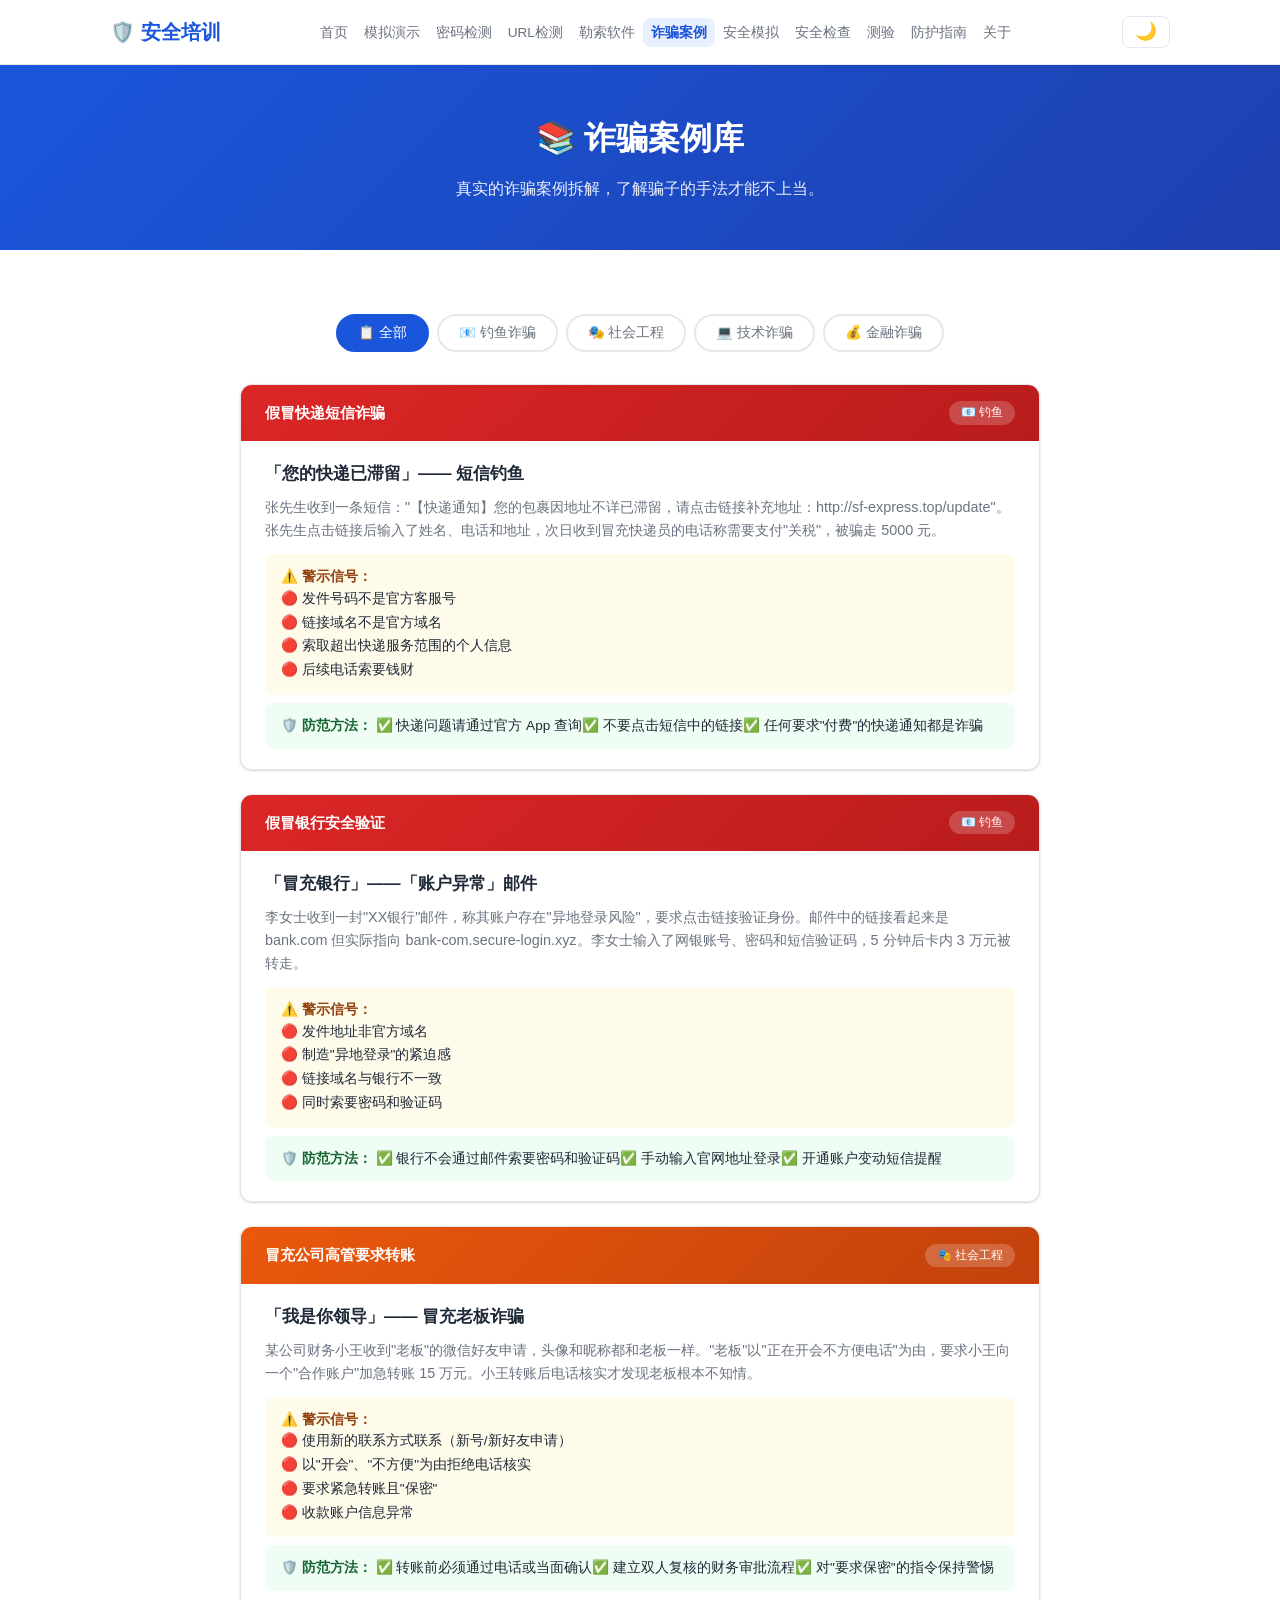
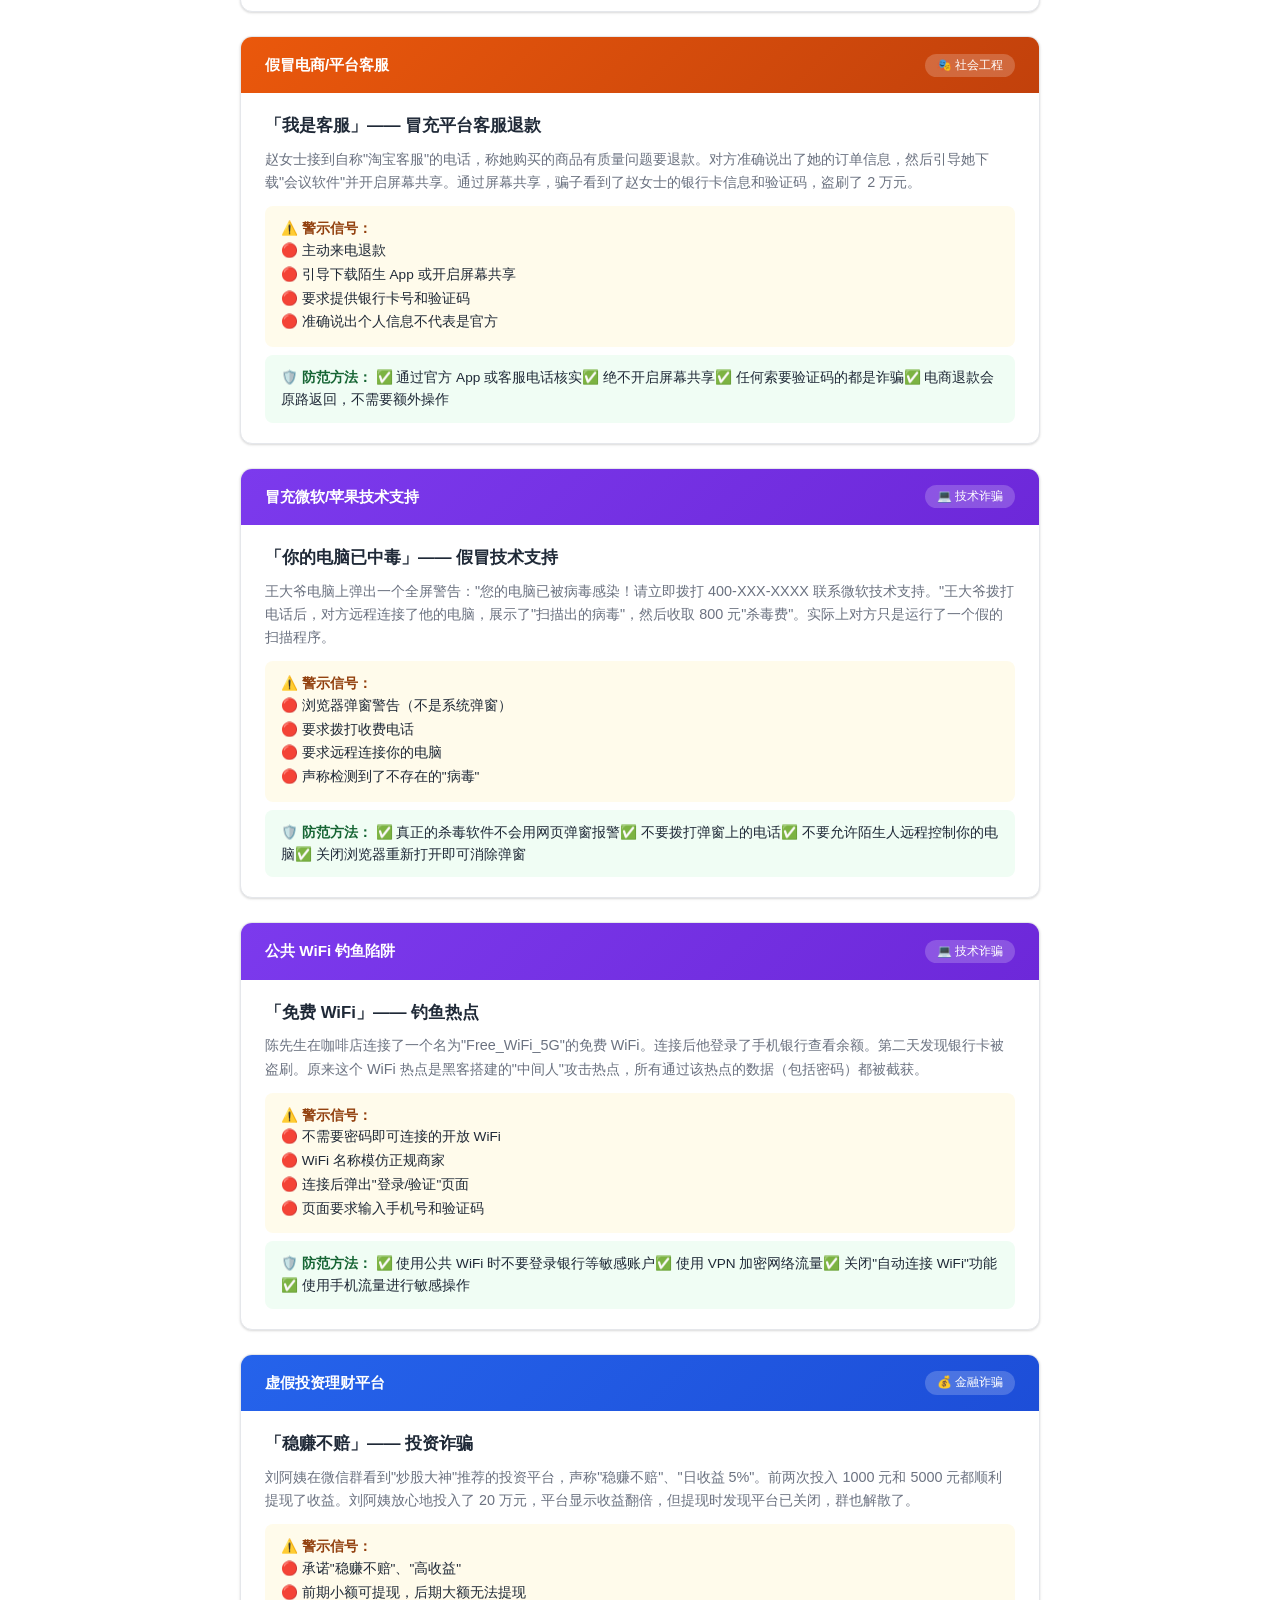
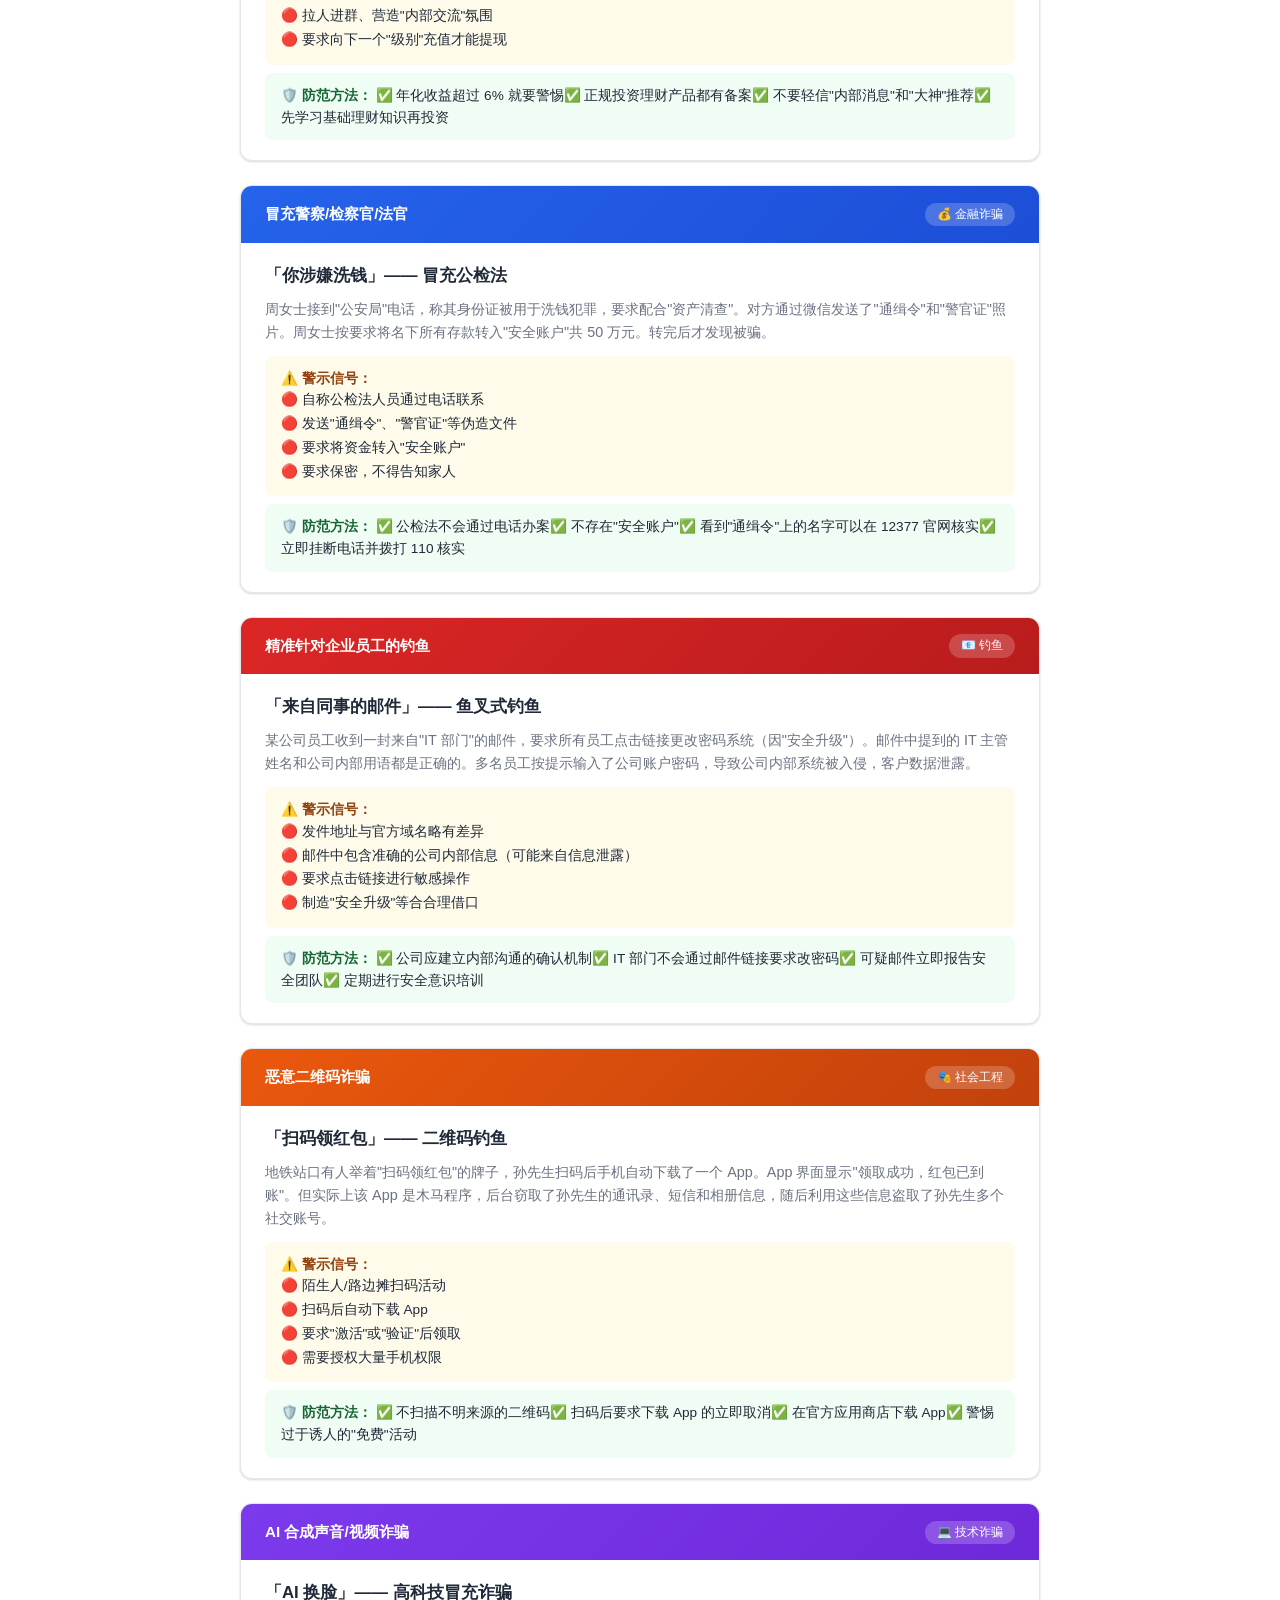
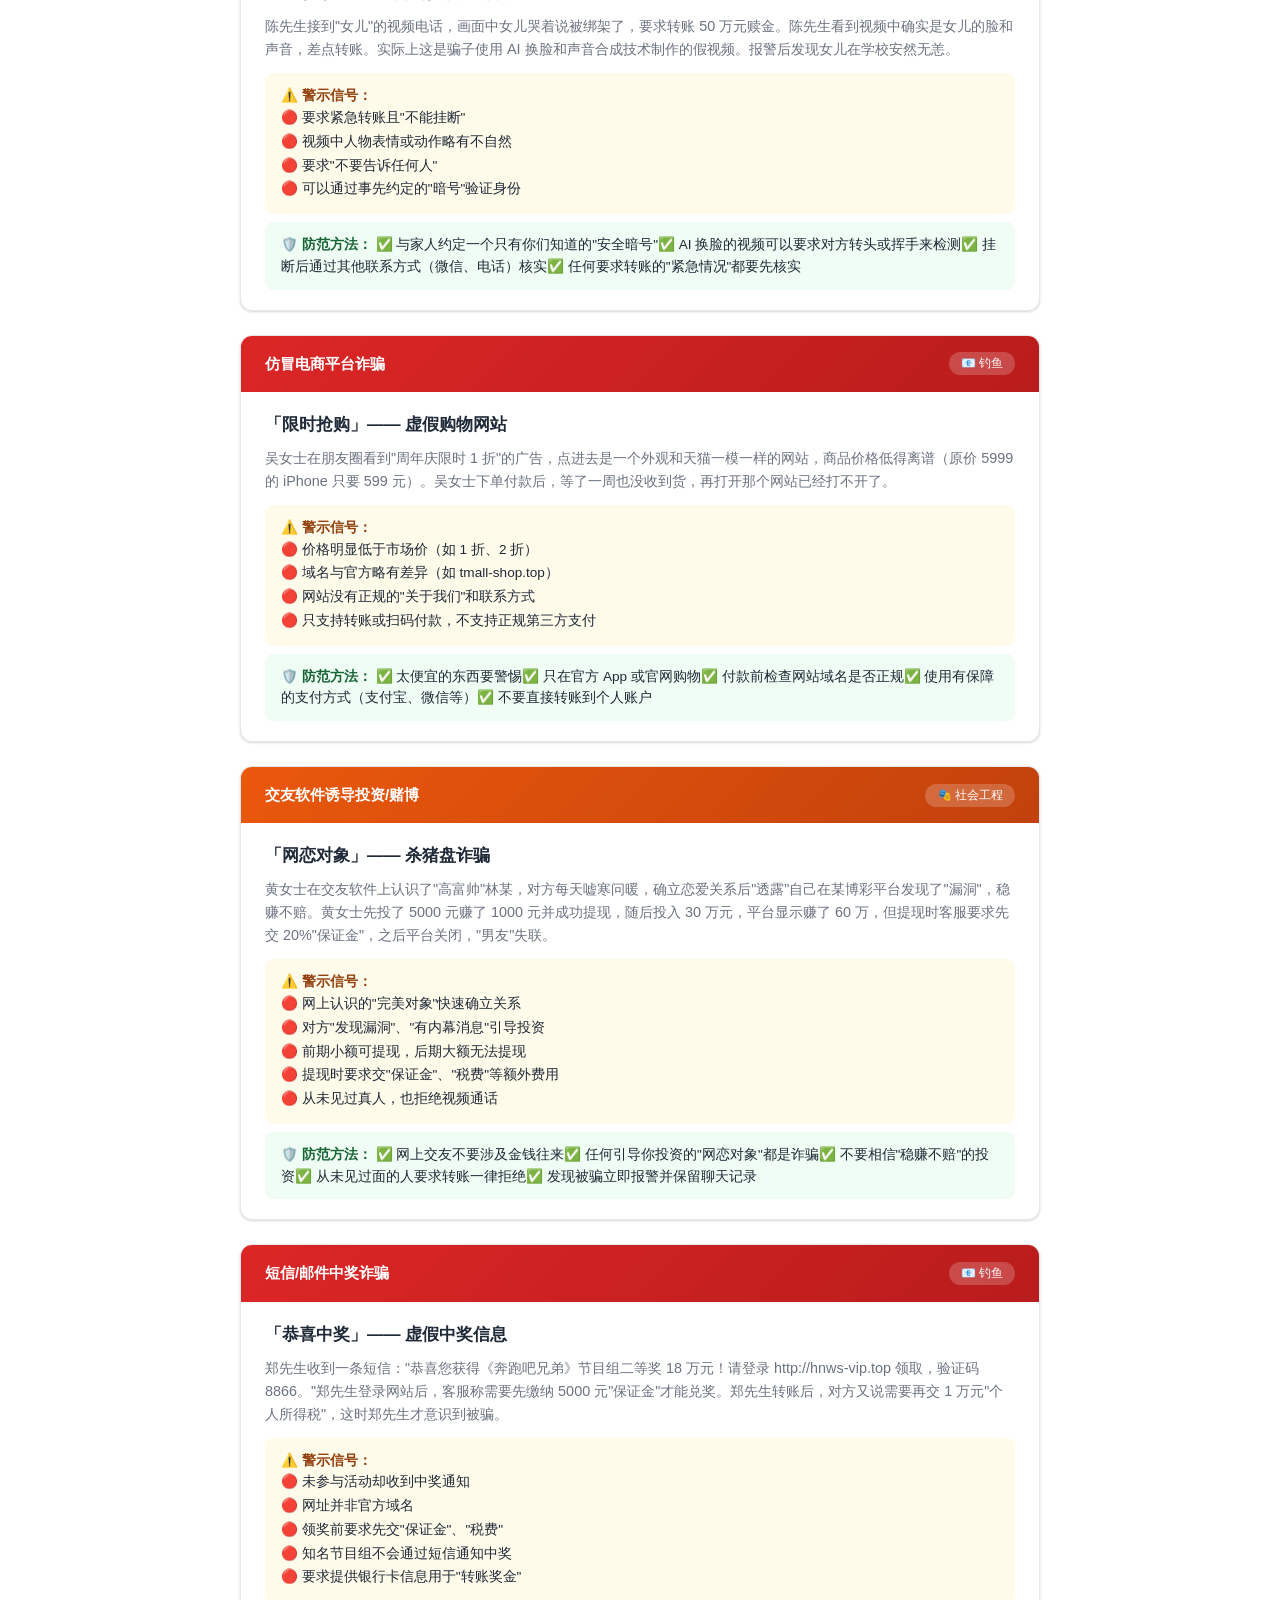
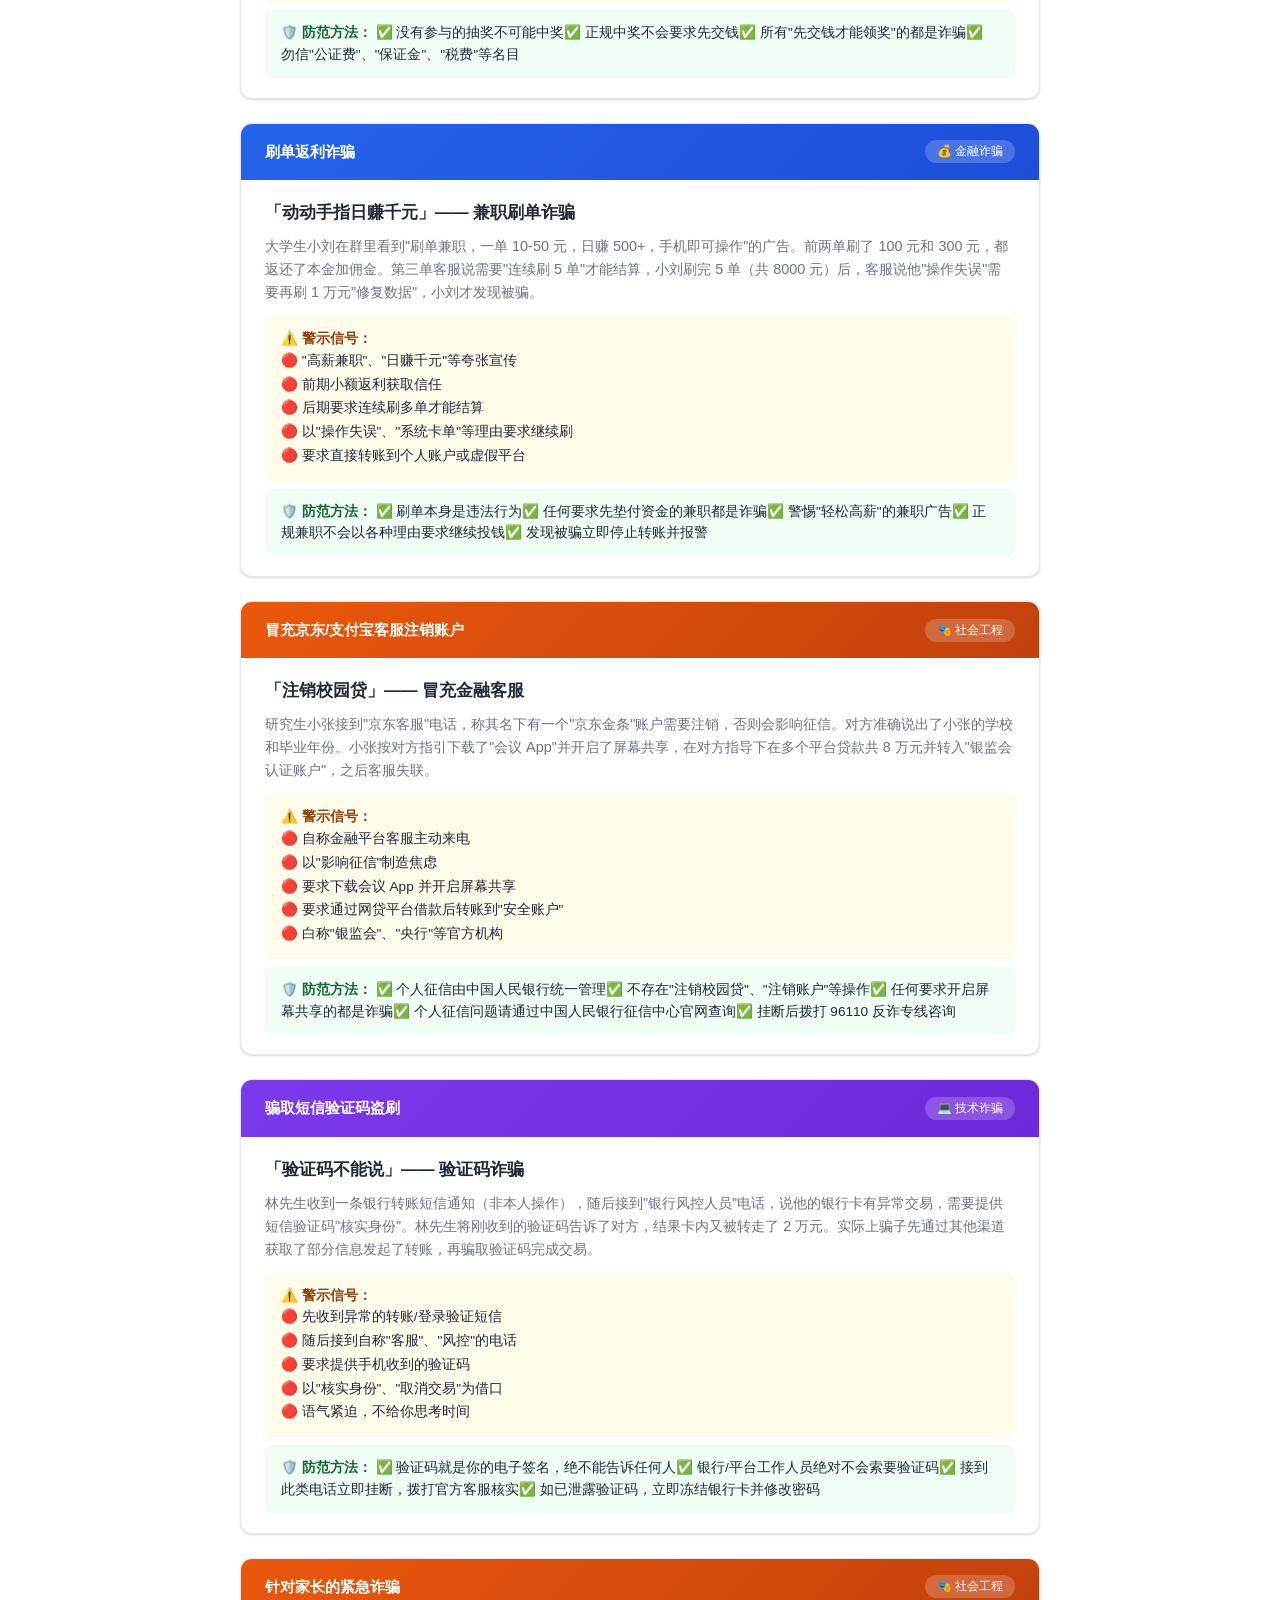
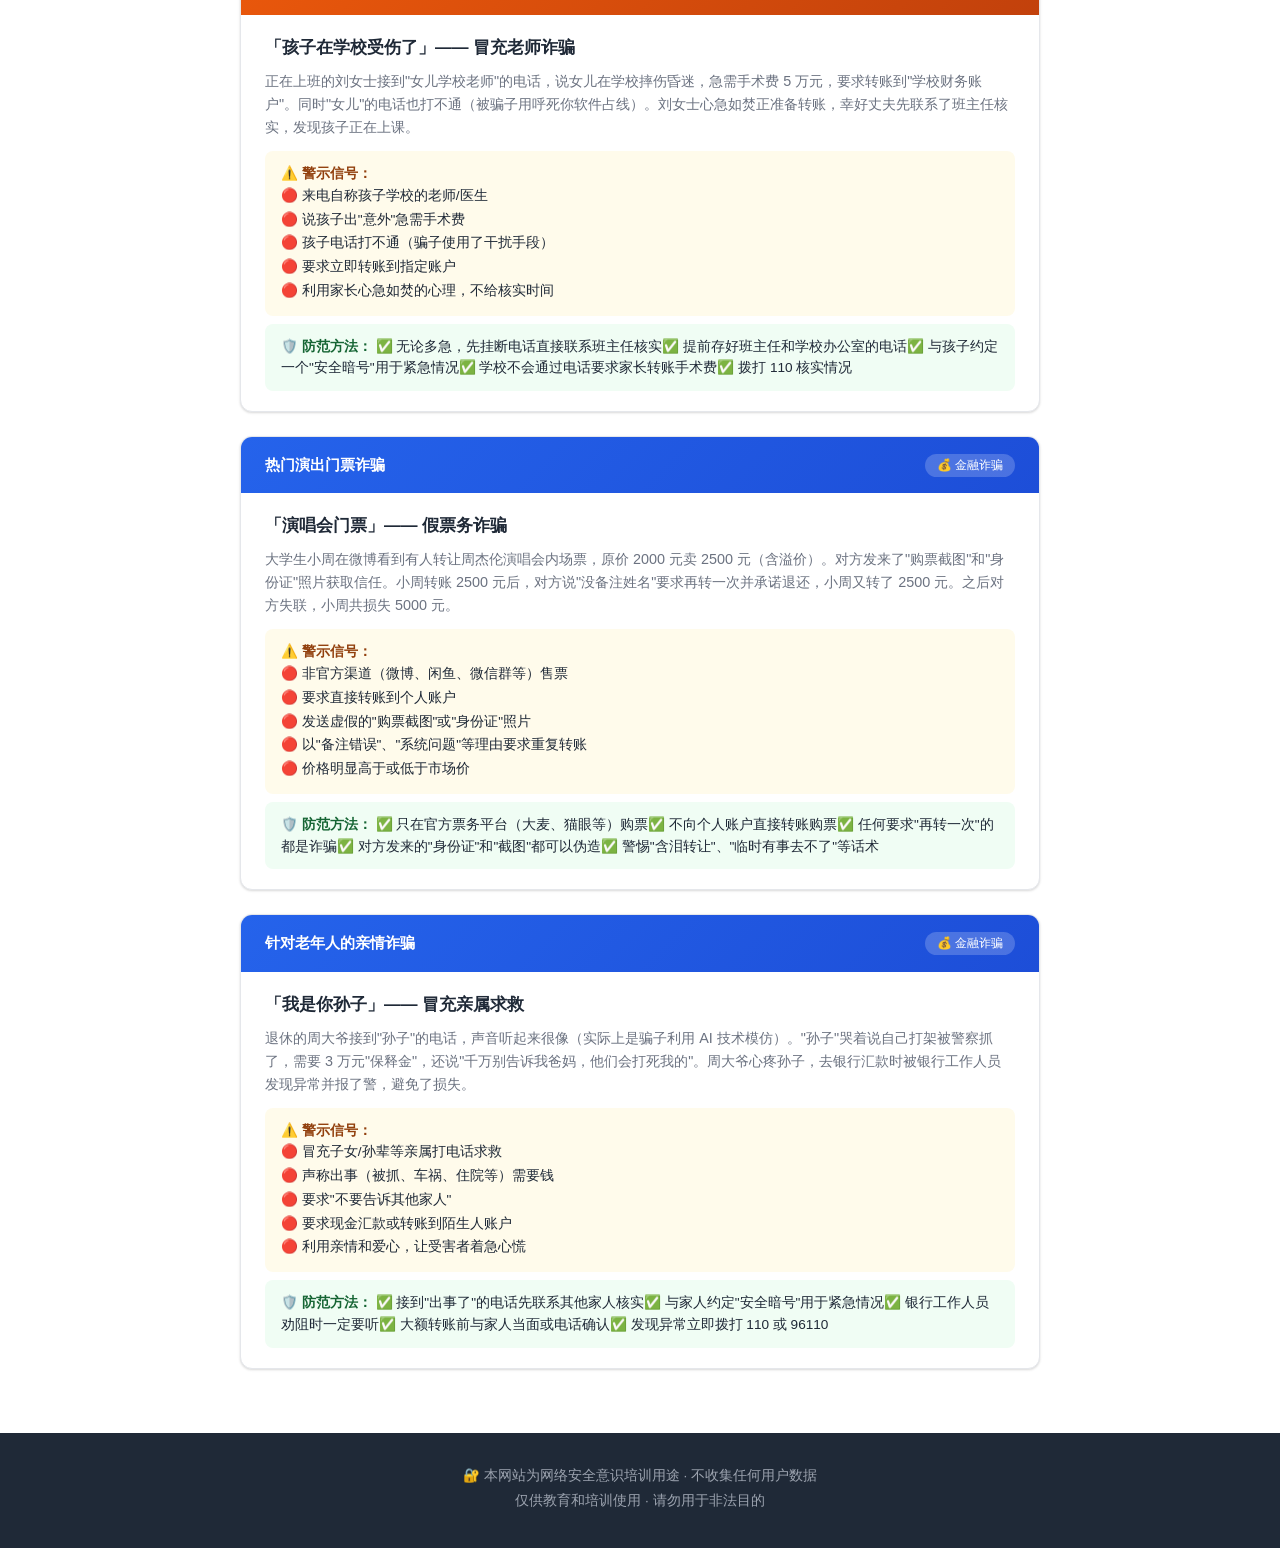
<file: scam-case.html>
<!DOCTYPE html>
<html lang="zh-CN">
<head>
    <meta charset="UTF-8">
    <meta name="viewport" content="width=device-width, initial-scale=1.0">
    <title>诈骗案例库 — 安全培训</title>
    <link rel="icon" type="image/svg+xml" href="favicon.svg">
    <link rel="stylesheet" href="style.css">
    <style>
        .case-filter { display: flex; gap: 8px; flex-wrap: wrap; justify-content: center; margin-bottom: 32px; }
        .filter-btn { padding: 8px 20px; border: 2px solid var(--border); border-radius: 20px; background: var(--bg); cursor: pointer; font-size: 0.85rem; transition: all 0.2s; font-family: inherit; color: var(--text-secondary); }
        .filter-btn:hover { border-color: var(--primary); color: var(--primary); }
        .filter-btn.active { background: var(--primary); color: white; border-color: var(--primary); }
        .case-grid { display: grid; gap: 24px; max-width: 800px; margin: 0 auto; }
        .case-card { background: var(--bg); border: 1px solid var(--border); border-radius: var(--radius); overflow: hidden; box-shadow: var(--shadow); transition: all 0.2s; }
        .case-card:hover { box-shadow: var(--shadow-lg); }
        .case-banner { padding: 16px 24px; color: white; font-weight: 700; font-size: 0.95rem; display: flex; justify-content: space-between; align-items: center; }
        .case-banner.phishing { background: linear-gradient(135deg, #dc2626, #b91c1c); }
        .case-banner.social { background: linear-gradient(135deg, #ea580c, #c2410c); }
        .case-banner.tech { background: linear-gradient(135deg, #7c3aed, #6d28d9); }
        .case-banner.finance { background: linear-gradient(135deg, #2563eb, #1d4ed8); }
        .case-banner.other { background: linear-gradient(135deg, #6b7280, #4b5563); }
        .case-tag { background: rgba(255,255,255,0.2); padding: 2px 12px; border-radius: 12px; font-size: 0.75rem; font-weight: 400; }
        .case-body { padding: 20px 24px; }
        .case-body h3 { font-size: 1.05rem; margin-bottom: 8px; }
        .case-body .desc { font-size: 0.9rem; color: var(--text-secondary); line-height: 1.6; margin-bottom: 12px; }
        .case-body .warning-signs { background: var(--warning-light); border-radius: var(--radius-sm); padding: 12px 16px; font-size: 0.85rem; line-height: 1.6; }
        .case-body .warning-signs strong { color: #92400e; }
        .case-body .warning-signs span { display: block; margin-bottom: 2px; }
        .case-body .prevention { background: var(--success-light); border-radius: var(--radius-sm); padding: 12px 16px; font-size: 0.85rem; line-height: 1.6; margin-top: 8px; }
        .case-body .prevention strong { color: #166534; }
    </style>
</head>
<body>
    <nav class="navbar">
        <div class="container">
            <a href="index.html" class="logo">🛡️ 安全培训</a>
            <ul class="nav-links">
                <li><a href="index.html">首页</a></li>
                <li><a href="demo.html">模拟演示</a></li>
                <li><a href="password.html">密码检测</a></li>
                <li><a href="url-checker.html">URL检测</a></li>
                <li><a href="ransomware.html">勒索软件</a></li>
                <li><a href="scam-case.html" class="active">诈骗案例</a></li>
                <li><a href="security-simulator.html">安全模拟</a></li>
                <li><a href="safety-check.html">安全检查</a></li>
                <li><a href="quiz.html">测验</a></li>
                <li><a href="guide.html">防护指南</a></li>
                <li><a href="about.html">关于</a></li>
            </ul>
                <button id="theme-toggle" class="theme-toggle" title="切换深色模式">🌙</button>
        </div>
    </nav>

    <section class="page-header">
        <div class="container">
            <h1>📚 诈骗案例库</h1>
            <p class="page-desc">真实的诈骗案例拆解，了解骗子的手法才能不上当。</p>
        </div>
    </section>

    <section class="section">
        <div class="container">
            <div class="case-filter" id="filter-bar">
                <button class="filter-btn active" data-filter="all" onclick="filterCases('all')">📋 全部</button>
                <button class="filter-btn" data-filter="phishing" onclick="filterCases('phishing')">📧 钓鱼诈骗</button>
                <button class="filter-btn" data-filter="social" onclick="filterCases('social')">🎭 社会工程</button>
                <button class="filter-btn" data-filter="tech" onclick="filterCases('tech')">💻 技术诈骗</button>
                <button class="filter-btn" data-filter="finance" onclick="filterCases('finance')">💰 金融诈骗</button>
            </div>

            <div class="case-grid" id="case-grid">
                <!-- 案例会由 JS 生成 -->
            </div>
        </div>
    </section>

    <footer class="footer">
        <div class="container">
            <p>🔐 本网站为网络安全意识培训用途 · 不收集任何用户数据</p>
            <p>仅供教育和培训使用 · 请勿用于非法目的</p>
        </div>
    </footer>

    <script>
        const cases = [
            {
                id: 1, category: 'phishing',
                title: '「您的快递已滞留」—— 短信钓鱼',
                banner: '假冒快递短信诈骗',
                desc: '张先生收到一条短信："【快递通知】您的包裹因地址不详已滞留，请点击链接补充地址：http://sf-express.top/update"。张先生点击链接后输入了姓名、电话和地址，次日收到冒充快递员的电话称需要支付"关税"，被骗走 5000 元。',
                signs: '🔴 发件号码不是官方客服号\n🔴 链接域名不是官方域名\n🔴 索取超出快递服务范围的个人信息\n🔴 后续电话索要钱财',
                prevention: '✅ 快递问题请通过官方 App 查询\n✅ 不要点击短信中的链接\n✅ 任何要求"付费"的快递通知都是诈骗'
            },
            {
                id: 2, category: 'phishing',
                title: '「冒充银行」——「账户异常」邮件',
                banner: '假冒银行安全验证',
                desc: '李女士收到一封"XX银行"邮件，称其账户存在"异地登录风险"，要求点击链接验证身份。邮件中的链接看起来是 bank.com 但实际指向 bank-com.secure-login.xyz。李女士输入了网银账号、密码和短信验证码，5 分钟后卡内 3 万元被转走。',
                signs: '🔴 发件地址非官方域名\n🔴 制造"异地登录"的紧迫感\n🔴 链接域名与银行不一致\n🔴 同时索要密码和验证码',
                prevention: '✅ 银行不会通过邮件索要密码和验证码\n✅ 手动输入官网地址登录\n✅ 开通账户变动短信提醒'
            },
            {
                id: 3, category: 'social',
                title: '「我是你领导」—— 冒充老板诈骗',
                banner: '冒充公司高管要求转账',
                desc: '某公司财务小王收到"老板"的微信好友申请，头像和昵称都和老板一样。"老板"以"正在开会不方便电话"为由，要求小王向一个"合作账户"加急转账 15 万元。小王转账后电话核实才发现老板根本不知情。',
                signs: '🔴 使用新的联系方式联系（新号/新好友申请）\n🔴 以"开会"、"不方便"为由拒绝电话核实\n🔴 要求紧急转账且"保密"\n🔴 收款账户信息异常',
                prevention: '✅ 转账前必须通过电话或当面确认\n✅ 建立双人复核的财务审批流程\n✅ 对"要求保密"的指令保持警惕'
            },
            {
                id: 4, category: 'social',
                title: '「我是客服」—— 冒充平台客服退款',
                banner: '假冒电商/平台客服',
                desc: '赵女士接到自称"淘宝客服"的电话，称她购买的商品有质量问题要退款。对方准确说出了她的订单信息，然后引导她下载"会议软件"并开启屏幕共享。通过屏幕共享，骗子看到了赵女士的银行卡信息和验证码，盗刷了 2 万元。',
                signs: '🔴 主动来电退款\n🔴 引导下载陌生 App 或开启屏幕共享\n🔴 要求提供银行卡号和验证码\n🔴 准确说出个人信息不代表是官方',
                prevention: '✅ 通过官方 App 或客服电话核实\n✅ 绝不开启屏幕共享\n✅ 任何索要验证码的都是诈骗\n✅ 电商退款会原路返回，不需要额外操作'
            },
            {
                id: 5, category: 'tech',
                title: '「你的电脑已中毒」—— 假冒技术支持',
                banner: '冒充微软/苹果技术支持',
                desc: '王大爷电脑上弹出一个全屏警告："您的电脑已被病毒感染！请立即拨打 400-XXX-XXXX 联系微软技术支持。"王大爷拨打电话后，对方远程连接了他的电脑，展示了"扫描出的病毒"，然后收取 800 元"杀毒费"。实际上对方只是运行了一个假的扫描程序。',
                signs: '🔴 浏览器弹窗警告（不是系统弹窗）\n🔴 要求拨打收费电话\n🔴 要求远程连接你的电脑\n🔴 声称检测到了不存在的"病毒"',
                prevention: '✅ 真正的杀毒软件不会用网页弹窗报警\n✅ 不要拨打弹窗上的电话\n✅ 不要允许陌生人远程控制你的电脑\n✅ 关闭浏览器重新打开即可消除弹窗'
            },
            {
                id: 6, category: 'tech',
                title: '「免费 WiFi」—— 钓鱼热点',
                banner: '公共 WiFi 钓鱼陷阱',
                desc: '陈先生在咖啡店连接了一个名为"Free_WiFi_5G"的免费 WiFi。连接后他登录了手机银行查看余额。第二天发现银行卡被盗刷。原来这个 WiFi 热点是黑客搭建的"中间人"攻击热点，所有通过该热点的数据（包括密码）都被截获。',
                signs: '🔴 不需要密码即可连接的开放 WiFi\n🔴 WiFi 名称模仿正规商家\n🔴 连接后弹出"登录/验证"页面\n🔴 页面要求输入手机号和验证码',
                prevention: '✅ 使用公共 WiFi 时不要登录银行等敏感账户\n✅ 使用 VPN 加密网络流量\n✅ 关闭"自动连接 WiFi"功能\n✅ 使用手机流量进行敏感操作'
            },
            {
                id: 7, category: 'finance',
                title: '「稳赚不赔」—— 投资诈骗',
                banner: '虚假投资理财平台',
                desc: '刘阿姨在微信群看到"炒股大神"推荐的投资平台，声称"稳赚不赔"、"日收益 5%"。前两次投入 1000 元和 5000 元都顺利提现了收益。刘阿姨放心地投入了 20 万元，平台显示收益翻倍，但提现时发现平台已关闭，群也解散了。',
                signs: '🔴 承诺"稳赚不赔"、"高收益" \n🔴 前期小额可提现，后期大额无法提现\n🔴 拉人进群、营造"内部交流"氛围\n🔴 要求向下一个"级别"充值才能提现',
                prevention: '✅ 年化收益超过 6% 就要警惕\n✅ 正规投资理财产品都有备案\n✅ 不要轻信"内部消息"和"大神"推荐\n✅ 先学习基础理财知识再投资'
            },
            {
                id: 8, category: 'finance',
                title: '「你涉嫌洗钱」—— 冒充公检法',
                banner: '冒充警察/检察官/法官',
                desc: '周女士接到"公安局"电话，称其身份证被用于洗钱犯罪，要求配合"资产清查"。对方通过微信发送了"通缉令"和"警官证"照片。周女士按要求将名下所有存款转入"安全账户"共 50 万元。转完后才发现被骗。',
                signs: '🔴 自称公检法人员通过电话联系\n🔴 发送"通缉令"、"警官证"等伪造文件\n🔴 要求将资金转入"安全账户"\n🔴 要求保密，不得告知家人',
                prevention: '✅ 公检法不会通过电话办案\n✅ 不存在"安全账户"\n✅ 看到"通缉令"上的名字可以在 12377 官网核实\n✅ 立即挂断电话并拨打 110 核实'
            },
            {
                id: 9, category: 'phishing',
                title: '「来自同事的邮件」—— 鱼叉式钓鱼',
                banner: '精准针对企业员工的钓鱼',
                desc: '某公司员工收到一封来自"IT 部门"的邮件，要求所有员工点击链接更改密码系统（因"安全升级"）。邮件中提到的 IT 主管姓名和公司内部用语都是正确的。多名员工按提示输入了公司账户密码，导致公司内部系统被入侵，客户数据泄露。',
                signs: '🔴 发件地址与官方域名略有差异\n🔴 邮件中包含准确的公司内部信息（可能来自信息泄露）\n🔴 要求点击链接进行敏感操作\n🔴 制造"安全升级"等合合理借口',
                prevention: '✅ 公司应建立内部沟通的确认机制\n✅ IT 部门不会通过邮件链接要求改密码\n✅ 可疑邮件立即报告安全团队\n✅ 定期进行安全意识培训'
            },
            {
                id: 10, category: 'social',
                title: '「扫码领红包」—— 二维码钓鱼',
                banner: '恶意二维码诈骗',
                desc: '地铁站口有人举着"扫码领红包"的牌子，孙先生扫码后手机自动下载了一个 App。App 界面显示"领取成功，红包已到账"。但实际上该 App 是木马程序，后台窃取了孙先生的通讯录、短信和相册信息，随后利用这些信息盗取了孙先生多个社交账号。',
                signs: '🔴 陌生人/路边摊扫码活动\n🔴 扫码后自动下载 App\n🔴 要求"激活"或"验证"后领取\n🔴 需要授权大量手机权限',
                prevention: '✅ 不扫描不明来源的二维码\n✅ 扫码后要求下载 App 的立即取消\n✅ 在官方应用商店下载 App\n✅ 警惕过于诱人的"免费"活动'
            },
            {
                id: 11, category: 'tech',
                title: '「AI 换脸」—— 高科技冒充诈骗',
                banner: 'AI 合成声音/视频诈骗',
                desc: '陈先生接到"女儿"的视频电话，画面中女儿哭着说被绑架了，要求转账 50 万元赎金。陈先生看到视频中确实是女儿的脸和声音，差点转账。实际上这是骗子使用 AI 换脸和声音合成技术制作的假视频。报警后发现女儿在学校安然无恙。',
                signs: '🔴 要求紧急转账且"不能挂断"\n🔴 视频中人物表情或动作略有不自然\n🔴 要求"不要告诉任何人"\n🔴 可以通过事先约定的"暗号"验证身份',
                prevention: '✅ 与家人约定一个只有你们知道的"安全暗号"\n✅ AI 换脸的视频可以要求对方转头或挥手来检测\n✅ 挂断后通过其他联系方式（微信、电话）核实\n✅ 任何要求转账的"紧急情况"都要先核实'
            },
            {
                id: 12, category: 'phishing',
                title: '「限时抢购」—— 虚假购物网站',
                banner: '仿冒电商平台诈骗',
                desc: '吴女士在朋友圈看到"周年庆限时 1 折"的广告，点进去是一个外观和天猫一模一样的网站，商品价格低得离谱（原价 5999 的 iPhone 只要 599 元）。吴女士下单付款后，等了一周也没收到货，再打开那个网站已经打不开了。',
                signs: '🔴 价格明显低于市场价（如 1 折、2 折）\n🔴 域名与官方略有差异（如 tmall-shop.top）\n🔴 网站没有正规的"关于我们"和联系方式\n🔴 只支持转账或扫码付款，不支持正规第三方支付',
                prevention: '✅ 太便宜的东西要警惕\n✅ 只在官方 App 或官网购物\n✅ 付款前检查网站域名是否正规\n✅ 使用有保障的支付方式（支付宝、微信等）\n✅ 不要直接转账到个人账户'
            },
            {
                id: 13, category: 'social',
                title: '「网恋对象」—— 杀猪盘诈骗',
                banner: '交友软件诱导投资/赌博',
                desc: '黄女士在交友软件上认识了"高富帅"林某，对方每天嘘寒问暖，确立恋爱关系后"透露"自己在某博彩平台发现了"漏洞"，稳赚不赔。黄女士先投了 5000 元赚了 1000 元并成功提现，随后投入 30 万元，平台显示赚了 60 万，但提现时客服要求先交 20%"保证金"，之后平台关闭，"男友"失联。',
                signs: '🔴 网上认识的"完美对象"快速确立关系\n🔴 对方"发现漏洞"、"有内幕消息"引导投资\n🔴 前期小额可提现，后期大额无法提现\n🔴 提现时要求交"保证金"、"税费"等额外费用\n🔴 从未见过真人，也拒绝视频通话',
                prevention: '✅ 网上交友不要涉及金钱往来\n✅ 任何引导你投资的"网恋对象"都是诈骗\n✅ 不要相信"稳赚不赔"的投资\n✅ 从未见过面的人要求转账一律拒绝\n✅ 发现被骗立即报警并保留聊天记录'
            },
            {
                id: 14, category: 'phishing',
                title: '「恭喜中奖」—— 虚假中奖信息',
                banner: '短信/邮件中奖诈骗',
                desc: '郑先生收到一条短信："恭喜您获得《奔跑吧兄弟》节目组二等奖 18 万元！请登录 http://hnws-vip.top 领取，验证码 8866。"郑先生登录网站后，客服称需要先缴纳 5000 元"保证金"才能兑奖。郑先生转账后，对方又说需要再交 1 万元"个人所得税"，这时郑先生才意识到被骗。',
                signs: '🔴 未参与活动却收到中奖通知\n🔴 网址并非官方域名\n🔴 领奖前要求先交"保证金"、"税费"\n🔴 知名节目组不会通过短信通知中奖\n🔴 要求提供银行卡信息用于"转账奖金"',
                prevention: '✅ 没有参与的抽奖不可能中奖\n✅ 正规中奖不会要求先交钱\n✅ 所有"先交钱才能领奖"的都是诈骗\n✅ 勿信"公证费"、"保证金"、"税费"等名目'
            },
            {
                id: 15, category: 'finance',
                title: '「动动手指日赚千元」—— 兼职刷单诈骗',
                banner: '刷单返利诈骗',
                desc: '大学生小刘在群里看到"刷单兼职，一单 10-50 元，日赚 500+，手机即可操作"的广告。前两单刷了 100 元和 300 元，都返还了本金加佣金。第三单客服说需要"连续刷 5 单"才能结算，小刘刷完 5 单（共 8000 元）后，客服说他"操作失误"需要再刷 1 万元"修复数据"，小刘才发现被骗。',
                signs: '🔴 "高薪兼职"、"日赚千元"等夸张宣传\n🔴 前期小额返利获取信任\n🔴 后期要求连续刷多单才能结算\n🔴 以"操作失误"、"系统卡单"等理由要求继续刷\n🔴 要求直接转账到个人账户或虚假平台',
                prevention: '✅ 刷单本身是违法行为\n✅ 任何要求先垫付资金的兼职都是诈骗\n✅ 警惕"轻松高薪"的兼职广告\n✅ 正规兼职不会以各种理由要求继续投钱\n✅ 发现被骗立即停止转账并报警'
            },
            {
                id: 16, category: 'social',
                title: '「注销校园贷」—— 冒充金融客服',
                banner: '冒充京东/支付宝客服注销账户',
                desc: '研究生小张接到"京东客服"电话，称其名下有一个"京东金条"账户需要注销，否则会影响征信。对方准确说出了小张的学校和毕业年份。小张按对方指引下载了"会议 App"并开启了屏幕共享，在对方指导下在多个平台贷款共 8 万元并转入"银监会认证账户"，之后客服失联。',
                signs: '🔴 自称金融平台客服主动来电\n🔴 以"影响征信"制造焦虑\n🔴 要求下载会议 App 并开启屏幕共享\n🔴 要求通过网贷平台借款后转账到"安全账户"\n🔴 白称"银监会"、"央行"等官方机构',
                prevention: '✅ 个人征信由中国人民银行统一管理\n✅ 不存在"注销校园贷"、"注销账户"等操作\n✅ 任何要求开启屏幕共享的都是诈骗\n✅ 个人征信问题请通过中国人民银行征信中心官网查询\n✅ 挂断后拨打 96110 反诈专线咨询'
            },
            {
                id: 17, category: 'tech',
                title: '「验证码不能说」—— 验证码诈骗',
                banner: '骗取短信验证码盗刷',
                desc: '林先生收到一条银行转账短信通知（非本人操作），随后接到"银行风控人员"电话，说他的银行卡有异常交易，需要提供短信验证码"核实身份"。林先生将刚收到的验证码告诉了对方，结果卡内又被转走了 2 万元。实际上骗子先通过其他渠道获取了部分信息发起了转账，再骗取验证码完成交易。',
                signs: '🔴 先收到异常的转账/登录验证短信\n🔴 随后接到自称"客服"、"风控"的电话\n🔴 要求提供手机收到的验证码\n🔴 以"核实身份"、"取消交易"为借口\n🔴 语气紧迫，不给你思考时间',
                prevention: '✅ 验证码就是你的电子签名，绝不能告诉任何人\n✅ 银行/平台工作人员绝对不会索要验证码\n✅ 接到此类电话立即挂断，拨打官方客服核实\n✅ 如已泄露验证码，立即冻结银行卡并修改密码'
            },
            {
                id: 18, category: 'social',
                title: '「孩子在学校受伤了」—— 冒充老师诈骗',
                banner: '针对家长的紧急诈骗',
                desc: '正在上班的刘女士接到"女儿学校老师"的电话，说女儿在学校摔伤昏迷，急需手术费 5 万元，要求转账到"学校财务账户"。同时"女儿"的电话也打不通（被骗子用呼死你软件占线）。刘女士心急如焚正准备转账，幸好丈夫先联系了班主任核实，发现孩子正在上课。',
                signs: '🔴 来电自称孩子学校的老师/医生\n🔴 说孩子出"意外"急需手术费\n🔴 孩子电话打不通（骗子使用了干扰手段）\n🔴 要求立即转账到指定账户\n🔴 利用家长心急如焚的心理，不给核实时间',
                prevention: '✅ 无论多急，先挂断电话直接联系班主任核实\n✅ 提前存好班主任和学校办公室的电话\n✅ 与孩子约定一个"安全暗号"用于紧急情况\n✅ 学校不会通过电话要求家长转账手术费\n✅ 拨打 110 核实情况'
            },
            {
                id: 19, category: 'finance',
                title: '「演唱会门票」—— 假票务诈骗',
                banner: '热门演出门票诈骗',
                desc: '大学生小周在微博看到有人转让周杰伦演唱会内场票，原价 2000 元卖 2500 元（含溢价）。对方发来了"购票截图"和"身份证"照片获取信任。小周转账 2500 元后，对方说"没备注姓名"要求再转一次并承诺退还，小周又转了 2500 元。之后对方失联，小周共损失 5000 元。',
                signs: '🔴 非官方渠道（微博、闲鱼、微信群等）售票\n🔴 要求直接转账到个人账户\n🔴 发送虚假的"购票截图"或"身份证"照片\n🔴 以"备注错误"、"系统问题"等理由要求重复转账\n🔴 价格明显高于或低于市场价',
                prevention: '✅ 只在官方票务平台（大麦、猫眼等）购票\n✅ 不向个人账户直接转账购票\n✅ 任何要求"再转一次"的都是诈骗\n✅ 对方发来的"身份证"和"截图"都可以伪造\n✅ 警惕"含泪转让"、"临时有事去不了"等话术'
            },
            {
                id: 20, category: 'finance',
                title: '「我是你孙子」—— 冒充亲属求救',
                banner: '针对老年人的亲情诈骗',
                desc: '退休的周大爷接到"孙子"的电话，声音听起来很像（实际上是骗子利用 AI 技术模仿）。"孙子"哭着说自己打架被警察抓了，需要 3 万元"保释金"，还说"千万别告诉我爸妈，他们会打死我的"。周大爷心疼孙子，去银行汇款时被银行工作人员发现异常并报了警，避免了损失。',
                signs: '🔴 冒充子女/孙辈等亲属打电话求救\n🔴 声称出事（被抓、车祸、住院等）需要钱\n🔴 要求"不要告诉其他家人"\n🔴 要求现金汇款或转账到陌生人账户\n🔴 利用亲情和爱心，让受害者着急心慌',
                prevention: '✅ 接到"出事了"的电话先联系其他家人核实\n✅ 与家人约定"安全暗号"用于紧急情况\n✅ 银行工作人员劝阻时一定要听\n✅ 大额转账前与家人当面或电话确认\n✅ 发现异常立即拨打 110 或 96110'
            }
        ];

        function renderCases(filter) {
            const grid = document.getElementById('case-grid');
            const filtered = filter === 'all' ? cases : cases.filter(c => c.category === filter);
            
            grid.innerHTML = filtered.map(c => `
                <div class="case-card" data-category="${c.category}">
                    <div class="case-banner ${c.category}">
                        <span>${c.banner}</span>
                        <span class="case-tag">${categoryLabel(c.category)}</span>
                    </div>
                    <div class="case-body">
                        <h3>${c.title}</h3>
                        <div class="desc">${c.desc}</div>
                        <div class="warning-signs">
                            <strong>⚠️ 警示信号：</strong>
                            ${c.signs.split('\n').map(s => s.trim() ? `<span>${s}</span>` : '').join('')}
                        </div>
                        <div class="prevention">
                            <strong>🛡️ 防范方法：</strong>
                            ${c.prevention.split('\n').map(s => s.trim() ? `<span>${s}</span>` : '').join('')}
                        </div>
                    </div>
                </div>
            `).join('');
        }

        function categoryLabel(cat) {
            const map = { phishing: '📧 钓鱼', social: '🎭 社会工程', tech: '💻 技术诈骗', finance: '💰 金融诈骗' };
            return map[cat] || cat;
        }

        function filterCases(filter) {
            document.querySelectorAll('.filter-btn').forEach(b => b.classList.remove('active'));
            document.querySelector(`[data-filter="${filter}"]`).classList.add('active');
            renderCases(filter);
        }

        renderCases('all');
    </script>
</body>
</html>
</file>
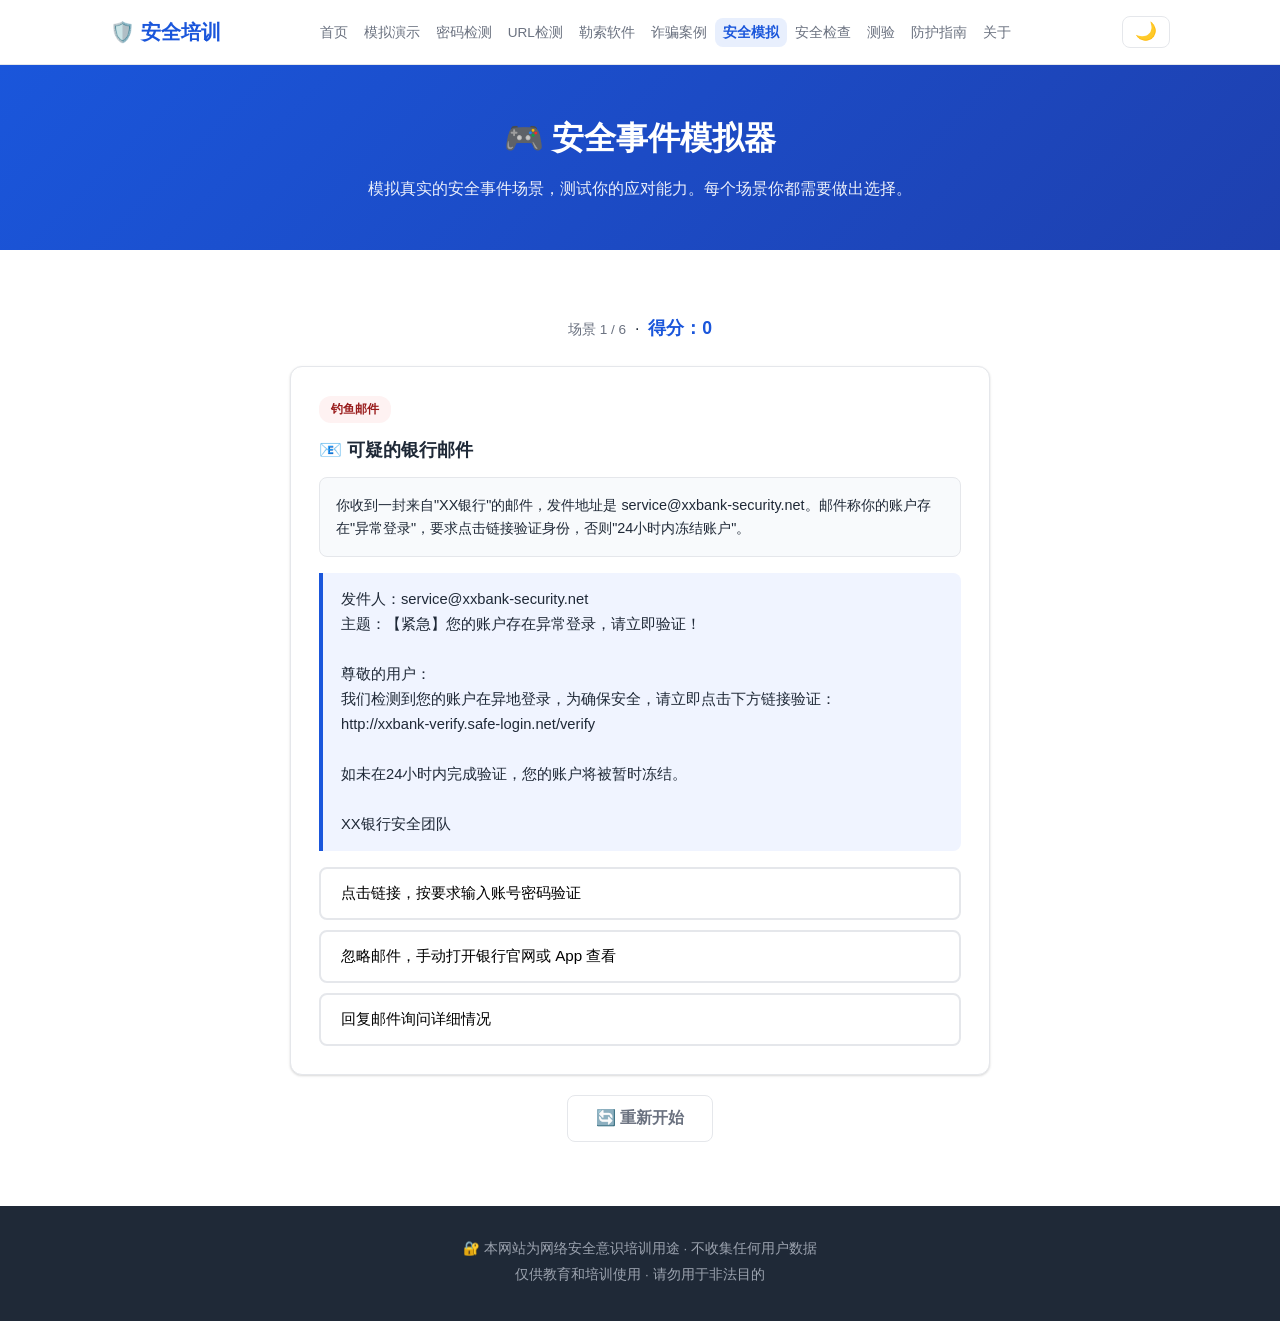
<file: security-simulator.html>
<!DOCTYPE html>
<html lang="zh-CN">
<head>
    <meta charset="UTF-8">
    <meta name="viewport" content="width=device-width, initial-scale=1.0">
    <title>安全事件模拟器 — 安全培训</title>
    <link rel="icon" type="image/svg+xml" href="favicon.svg">
    <link rel="stylesheet" href="style.css">
    <style>
        .simulator { max-width: 700px; margin: 0 auto; }
        .sim-header { text-align: center; padding: 20px; font-size: 0.9rem; color: var(--text-secondary); }
        .sim-scenario { background: var(--bg); border: 1px solid var(--border); border-radius: var(--radius); padding: 28px; box-shadow: var(--shadow); margin-bottom: 20px; }
        .sim-scenario .badge { display: inline-block; padding: 4px 12px; border-radius: 12px; font-size: 0.75rem; font-weight: 600; margin-bottom: 12px; }
        .badge-phishing { background: #fef2f2; color: #991b1b; }
        .badge-social { background: #fff7ed; color: #9a3412; }
        .badge-tech { background: #f3e8ff; color: #6b21a8; }
        .badge-finance { background: #eff6ff; color: #1e40af; }
        .sim-scenario h3 { font-size: 1.15rem; margin-bottom: 12px; }
        .sim-scenario .context { background: var(--bg-alt); border: 1px solid var(--border); border-radius: var(--radius-sm); padding: 16px; margin-bottom: 16px; font-size: 0.9rem; line-height: 1.6; }
        .sim-scenario .sim-message { background: #f0f4ff; border-left: 4px solid var(--primary); padding: 14px 18px; border-radius: 0 var(--radius-sm) var(--radius-sm) 0; margin-bottom: 16px; font-size: 0.92rem; line-height: 1.7; white-space: pre-wrap; }
        .action-btns { display: grid; gap: 10px; }
        .action-btn { padding: 14px 20px; text-align: left; border: 2px solid var(--border); border-radius: var(--radius-sm); background: var(--bg); cursor: pointer; font-size: 0.95rem; transition: all 0.2s; font-family: inherit; }
        .action-btn:hover:not(:disabled) { border-color: var(--primary); background: var(--primary-light); }
        .action-btn:disabled { cursor: default; opacity: 0.8; }
        .action-btn.good { border-color: var(--success); background: var(--success-light); color: var(--success); }
        .action-btn.bad { border-color: var(--danger); background: var(--danger-light); color: var(--danger); }
        .action-btn.neutral { border-color: var(--warning); background: var(--warning-light); color: #92400e; }
        .sim-feedback { padding: 16px 20px; border-radius: var(--radius-sm); margin-top: 16px; font-size: 0.9rem; line-height: 1.6; display: none; }
        .sim-feedback.show { display: block; }
        .sim-feedback.good { background: var(--success-light); border: 1px solid #bbf7d0; }
        .sim-feedback.bad { background: var(--danger-light); border: 1px solid #fecaca; }
        .sim-feedback h4 { font-size: 1rem; margin-bottom: 6px; }
        .sim-controls { display: flex; gap: 12px; justify-content: center; flex-wrap: wrap; margin-top: 20px; }
        .sim-progress { text-align: center; margin-bottom: 24px; }
        .sim-progress .score { font-size: 1.1rem; font-weight: 700; color: var(--primary); }
    </style>
</head>
<body>
    <nav class="navbar">
        <div class="container">
            <a href="index.html" class="logo">🛡️ 安全培训</a>
            <ul class="nav-links">
                <li><a href="index.html">首页</a></li>
                <li><a href="demo.html">模拟演示</a></li>
                <li><a href="password.html">密码检测</a></li>
                <li><a href="url-checker.html">URL检测</a></li>
                <li><a href="ransomware.html">勒索软件</a></li>
                <li><a href="scam-case.html">诈骗案例</a></li>
                <li><a href="security-simulator.html" class="active">安全模拟</a></li>
                <li><a href="safety-check.html">安全检查</a></li>
                <li><a href="quiz.html">测验</a></li>
                <li><a href="guide.html">防护指南</a></li>
                <li><a href="about.html">关于</a></li>
            </ul>
                <button id="theme-toggle" class="theme-toggle" title="切换深色模式">🌙</button>
        </div>
    </nav>

    <section class="page-header">
        <div class="container">
            <h1>🎮 安全事件模拟器</h1>
            <p class="page-desc">模拟真实的安全事件场景，测试你的应对能力。每个场景你都需要做出选择。</p>
        </div>
    </section>

    <section class="section">
        <div class="container">
            <div class="simulator">
                <div class="sim-progress">
                    <span id="progress-text">场景 1 / 6</span> &nbsp;·&nbsp; 
                    <span class="score">得分：<span id="score-display">0</span></span>
                </div>

                <div id="scenario-container">
                    <!-- 由 JS 生成 -->
                </div>

                <div class="sim-controls">
                    <button class="btn btn-secondary" onclick="resetSimulator()" style="background:var(--bg);color:var(--text-secondary);border:1px solid var(--border);">🔄 重新开始</button>
                </div>
            </div>
        </div>
    </section>

    <footer class="footer">
        <div class="container">
            <p>🔐 本网站为网络安全意识培训用途 · 不收集任何用户数据</p>
            <p>仅供教育和培训使用 · 请勿用于非法目的</p>
        </div>
    </footer>

    <script>
        const scenarios = [
            {
                id: 1, category: 'phishing',
                title: '📧 可疑的银行邮件',
                badgeText: '钓鱼邮件',
                badgeClass: 'badge-phishing',
                context: '你收到一封来自"XX银行"的邮件，发件地址是 service@xxbank-security.net。邮件称你的账户存在"异常登录"，要求点击链接验证身份，否则"24小时内冻结账户"。',
                message: '发件人：service@xxbank-security.net\n主题：【紧急】您的账户存在异常登录，请立即验证！\n\n尊敬的用户：\n我们检测到您的账户在异地登录，为确保安全，请立即点击下方链接验证：\nhttp://xxbank-verify.safe-login.net/verify\n\n如未在24小时内完成验证，您的账户将被暂时冻结。\n\nXX银行安全团队',
                options: [
                    { text: '点击链接，按要求输入账号密码验证', type: 'bad', feedback: '❌ 这是钓鱼邮件！点击链接会进入仿冒的银行页面，输入的账号密码会被骗子窃取。正确的做法是：手动输入银行官网地址登录查看。', verdict: '-1 分' },
                    { text: '忽略邮件，手动打开银行官网或 App 查看', type: 'good', feedback: '✅ 正确！银行不会通过邮件链接要求验证账户。手动打开你熟悉的官网或 App 登录查看是最安全的方式。如果账户真的有问题，官网登录后会有提示。', verdict: '+1 分' },
                    { text: '回复邮件询问详细情况', type: 'bad', feedback: '❌ 回复邮件会让骗子确认这个邮箱地址是活跃的，之后可能会收到更多钓鱼邮件。切勿回复可疑邮件！', verdict: '-1 分' }
                ]
            },
            {
                id: 2, category: 'social',
                title: '📞 突如其来的"客服"电话',
                badgeText: '电话诈骗',
                badgeClass: 'badge-social',
                context: '你接到了一个电话，对方自称是"抖音客服"，说你开通了"电商会员"服务，每月会自动扣费 500 元。对方说可以帮你取消，但需要你下载一个"会议 App"并开启"屏幕共享"功能。',
                message: '客服：您好，我是抖音客服张小丽。您在我们平台开通了电商会员服务，每月会自动扣费500元。\n\n您：我没开通过啊？\n\n客服：可能是您误操作了。我这边可以帮您取消，但是需要您配合验证身份。请先下载"XX会议"App，然后我会引导您操作取消。',
                options: [
                    { text: '下载 App 并开启屏幕共享，让客服指导操作', type: 'bad', feedback: '❌ 屏幕共享等于把你的手机屏幕完全暴露给对方！对方可以看到你输入的密码、验证码等一切信息。这是近期高发的诈骗手法。', verdict: '-1 分' },
                    { text: '挂断电话，通过官方 App 内客服核实', type: 'good', feedback: '✅ 正确！正规平台的客服不会主动打电话说要帮你"取消会员"。挂断后打开抖音官方 App，通过内置客服渠道核实。真正的取消操作在 App 设置里就能完成。', verdict: '+1 分' },
                    { text: '告诉对方自己年纪大了不会操作，让帮忙直接取消', type: 'bad', feedback: '❌ 无论你用什么借口，骗子都会"热心"地一步步引导你操作，直到你转账为止。不要与骗子周旋，直接挂断。', verdict: '-1 分' }
                ]
            },
            {
                id: 3, category: 'tech',
                title: '💻 电脑弹出的"中毒警告"',
                badgeText: '技术支持诈骗',
                badgeClass: 'badge-tech',
                context: '你在浏览网页时，浏览器突然弹出全屏红色警告："您的电脑已被病毒感染！已检测到 5 个高危病毒！请立即拨打 400-XXX-XXXX 联系微软技术支持，以免造成数据损失！"同时电脑发出警报声。',
                message: '⚠️ 系统安全警告 ⚠️\n\n您的电脑已被病毒感染！\n检测到：5 个高危病毒\n风险：键盘记录、数据泄露\n\n请立即拨打免费热线：400-XXX-XXXX\n（24小时免费技术支持）\n\nWindows 安全中心',
                options: [
                    { text: '拨打热线电话，让"工程师"远程处理', type: 'bad', feedback: '❌ 这是经典的"技术支持诈骗"！浏览器弹窗不是系统警告。拨打电话后，骗子会引导你安装远程控制软件，然后假装扫描出"病毒"，收几百到几千元的"杀毒费"。', verdict: '-1 分' },
                    { text: '按下 Alt+F4 关闭浏览器窗口，运行杀毒软件扫描', type: 'good', feedback: '✅ 正确！浏览器弹窗只是网页特效，不是真正的系统警告。关掉浏览器标签页就消失了。如果还不放心，运行你安装的正版杀毒软件扫描一下即可。', verdict: '+1 分' },
                    { text: '按弹窗上的"立即扫描"按钮', type: 'bad', feedback: '❌ 点击弹窗上的任何按钮都可能下载真正的恶意软件！永远不要点击弹窗上的按钮，直接关闭整个浏览器窗口。', verdict: '-1 分' }
                ]
            },
            {
                id: 4, category: 'finance',
                title: '💰 "高回报投资"微信群',
                badgeText: '投资诈骗',
                badgeClass: 'badge-finance',
                context: '你被拉进一个"内部投资交流群"，群里有个"老师"每天分享"涨停股"。很多群友晒出"收益截图"，说跟着老师一个月赚了 50%。老师说现在有个"内部项目"，投资 10 万一个月后返还 15 万。',
                message: '老师：各位家人，我这边刚拿到一个内部项目，只有 20 个名额，投 10 万一个月后返还 15 万，稳赚不赔！\n\n群友 A：感谢老师！上次跟老师投的 5 万已经翻倍了！\n群友 B：已转账，老师带我飞！\n群友 C：这么赚钱的项目，幸好我抢到了一个名额！',
                options: [
                    { text: '先投 1 万试试，如果收益能提现再加仓', type: 'bad', feedback: '❌ 这是典型的"杀猪盘"！群里除了你全是骗子的托。前期小额确实可以提现（"养鱼"阶段），等你投入大额后平台就会关闭，群也会解散。', verdict: '-1 分' },
                    { text: '不相信，退出群并举报', type: 'good', feedback: '✅ 正确！承诺"稳赚不赔"、"高回报"的都是诈骗。正规投资都有风险。退出群聊并在微信中举报该群（选择"涉嫌诈骗"）。', verdict: '+1 分' },
                    { text: '在群里问更多细节，再看看', type: 'bad', feedback: '❌ 不要与骗子纠缠！群里的"群友"会轮番说服你。他们会发假的收益截图、伪造的银行转账记录来获取你的信任。最好的选择是直接退群举报。', verdict: '-1 分' }
                ]
            },
            {
                id: 5, category: 'phishing',
                title: '🎣 "同事"发来的共享文件',
                badgeText: '鱼叉式钓鱼',
                badgeClass: 'badge-phishing',
                context: '你在工作 QQ 上收到一条消息，来自"同事李明"。消息说"这是下季度的预算表，你帮忙核对一下"，附带着一个名为"预算表_2025Q4.exe"的文件。你注意到李明的头像和名字都正确，但 QQ 号好像不太一样。',
                message: '李明：在吗？\n李明：这是下季度的预算表，领导催得急，你帮忙核对一下，有问题直接改。\n李明：[文件] 预算表_2025Q4.exe (2.3MB)\n李明：对了，我的 QQ 之前被盗了，这是我新号，你备注一下。',
                options: [
                    { text: '直接下载文件查看，领导催得急', type: 'bad', feedback: '❌ 危险！文件后缀是 .exe（可执行程序），不是真正的 Excel 表格。这是木马病毒，运行后可以窃取你的电脑文件、密码，甚至控制你的电脑。', verdict: '-1 分' },
                    { text: '通过电话或当面跟李明核实一下', type: 'good', feedback: '✅ 正确！先通过你存储的联系方式（原有 QQ、微信或电话）联系李明本人确认。即使 QQ 号不同也要先确认——很可能是骗子盗用了李明的身份信息。', verdict: '+1 分' },
                    { text: '问"李明"为什么发 exe 文件，等他解释', type: 'bad', feedback: '❌ 骗子会编造各种理由（"电脑中毒了自动打包的"、"你解压就行了"等）来说服你运行文件。不要跟骗子对话，直接通过其他渠道联系当事人核实。', verdict: '-1 分' }
                ]
            },
            {
                id: 6, category: 'social',
                title: '🔗 "免费领"的陷阱',
                badgeText: '社交媒体诈骗',
                badgeClass: 'badge-social',
                context: '你在朋友圈看到一条"免费领手机"的活动海报，扫码后跳转到一个页面，显示"恭喜你！你是今天的幸运用户！"页面要求填写姓名、电话、地址，并说只需要支付 29 元"邮费"就能领取价值 5999 元的手机。',
                message: '🎉 恭喜你成为今日幸运用户！🎉\n\n您已获得：iPhone 16 Pro Max（价值 5999 元）\n\n只需支付 29 元邮费即可领取！\n\n⚠️ 仅限前 100 名用户 ⚠️\n\n请填写收货信息：\n姓名：____\n电话：____\n地址：____\n\n（活动截止时间：23:59）',
                options: [
                    { text: '填写信息，付 29 元邮费，碰碰运气', type: 'bad', feedback: '❌ 这是骗局！所谓的"邮费"就是骗子的盈利。你可能付了 29 元后永远收不到"手机"，也可能收到一个廉价的小礼品。更严重的是，你的个人信息（姓名、电话、地址）会被卖给其他诈骗团伙。', verdict: '-1 分' },
                    { text: '不理会，天上不会掉馅饼', type: 'good', feedback: '✅ 正确！"免费送"+"付邮费"是经典骗局。记住：天上不会掉馅饼。正规的抽奖活动不会让你付钱。不贪小便宜是最好的防骗策略。', verdict: '+1 分' },
                    { text: '转发给朋友让他们也领，一起赚便宜', type: 'bad', feedback: '❌ 转发不但害了自己还害了朋友！骗子正是利用"转发裂变"来扩大骗局。不参与、不转发、不贪心，就是帮自己和朋友避坑。', verdict: '-1 分' }
                ]
            }
        ];

        let current = 0;
        let score = 0;

        function showScenario(index) {
            const s = scenarios[index];
            document.getElementById('progress-text').textContent = `场景 ${index + 1} / ${scenarios.length}`;
            
            const container = document.getElementById('scenario-container');
            
            let html = `
                <div class="sim-scenario">
                    <span class="badge ${s.badgeClass}">${s.badgeText}</span>
                    <h3>${s.title}</h3>
                    <div class="context">${s.context}</div>
                    <div class="sim-message">${s.message}</div>
                    <div class="action-btns" id="action-btns">
            `;
            
            s.options.forEach((opt, i) => {
                html += `<button class="action-btn" data-index="${i}" onclick="chooseAction(${index}, ${i})">${opt.text}</button>`;
            });
            
            html += `
                    </div>
                    <div id="feedback-${index}" class="sim-feedback"></div>
                </div>
            `;
            
            container.innerHTML = html;
            document.getElementById('score-display').textContent = score;
        }

        function chooseAction(scenarioIdx, actionIdx) {
            const s = scenarios[scenarioIdx];
            const opt = s.options[actionIdx];
            const feedback = document.getElementById(`feedback-${scenarioIdx}`);
            const buttons = document.querySelectorAll('.action-btn');
            
            buttons.forEach((btn, i) => {
                btn.disabled = true;
                const opt2 = s.options[i];
                if (opt2.type === 'good') btn.className = 'action-btn good';
                else if (opt2.type === 'bad') btn.className = 'action-btn bad';
                else btn.className = 'action-btn neutral';
            });
            
            // Update score
            if (opt.type === 'good') score += 1;
            else if (opt.type === 'bad') score -= 1;
            document.getElementById('score-display').textContent = score;
            
            feedback.className = `sim-feedback show ${opt.type}`;
            feedback.innerHTML = `
                <h4>${opt.verdict}</h4>
                <p>${opt.feedback}</p>
            `;
            
            // Auto-advance
            setTimeout(() => {
                if (current < scenarios.length - 1) {
                    current++;
                    showScenario(current);
                } else {
                    showFinalResult();
                }
            }, 3000);
        }

        function showFinalResult() {
            const container = document.getElementById('scenario-container');
            let msg, emoji;
            if (score >= 4) { emoji = '🏆'; msg = '太厉害了！你有很强的安全意识，能在各种场景中做出正确的判断！'; }
            else if (score >= 1) { emoji = '👏'; msg = '表现不错！但还有一些场景需要留意。建议多看看案例库和防护指南。'; }
            else if (score >= -1) { emoji = '💪'; msg = '还需加强！你可能是骗子的目标人群，建议仔细阅读本站所有内容。'; }
            else { emoji = '🚨'; msg = '危险！你在很多场景中都做出了错误选择。请务必仔细学习本站内容，提高防骗意识！'; }
            
            container.innerHTML = `
                <div style="text-align:center;padding:40px;background:var(--bg);border:1px solid var(--border);border-radius:var(--radius);box-shadow:var(--shadow);">
                    <div style="font-size:4rem;margin-bottom:16px;">${emoji}</div>
                    <h2 style="margin-bottom:12px;">模拟完成！</h2>
                    <div style="font-size:2.5rem;font-weight:800;color:var(--primary);margin-bottom:8px;">${score}</div>
                    <div style="color:var(--text-secondary);margin-bottom:16px;">分（满分 6 分）</div>
                    <p style="font-size:1rem;color:var(--text-secondary);max-width:500px;margin:0 auto 24px;line-height:1.6;">${msg}</p>
                    <button class="btn btn-primary" onclick="resetSimulator()" style="background:var(--primary);color:white;">🔄 重新挑战</button>
                    <a href="scam-case.html" class="btn btn-secondary" style="color:var(--primary);border:2px solid var(--primary);">📚 学习案例库</a>
                </div>
                <div style="margin-top:16px;text-align:center;">
                    <button class="btn btn-secondary" onclick="reviewAllScenarios()" style="background:var(--bg);color:var(--primary);border:1px solid var(--primary);">📖 回顾所有场景</button>
                </div>
            `;
        }

        function reviewAllScenarios() {
            current = 0;
            score = 0;
            document.getElementById('score-display').textContent = '0';
            showScenario(0);
        }

        function resetSimulator() {
            current = 0;
            score = 0;
            document.getElementById('score-display').textContent = '0';
            showScenario(0);
        }

        showScenario(0);
    </script>
</body>
</html>
</file>
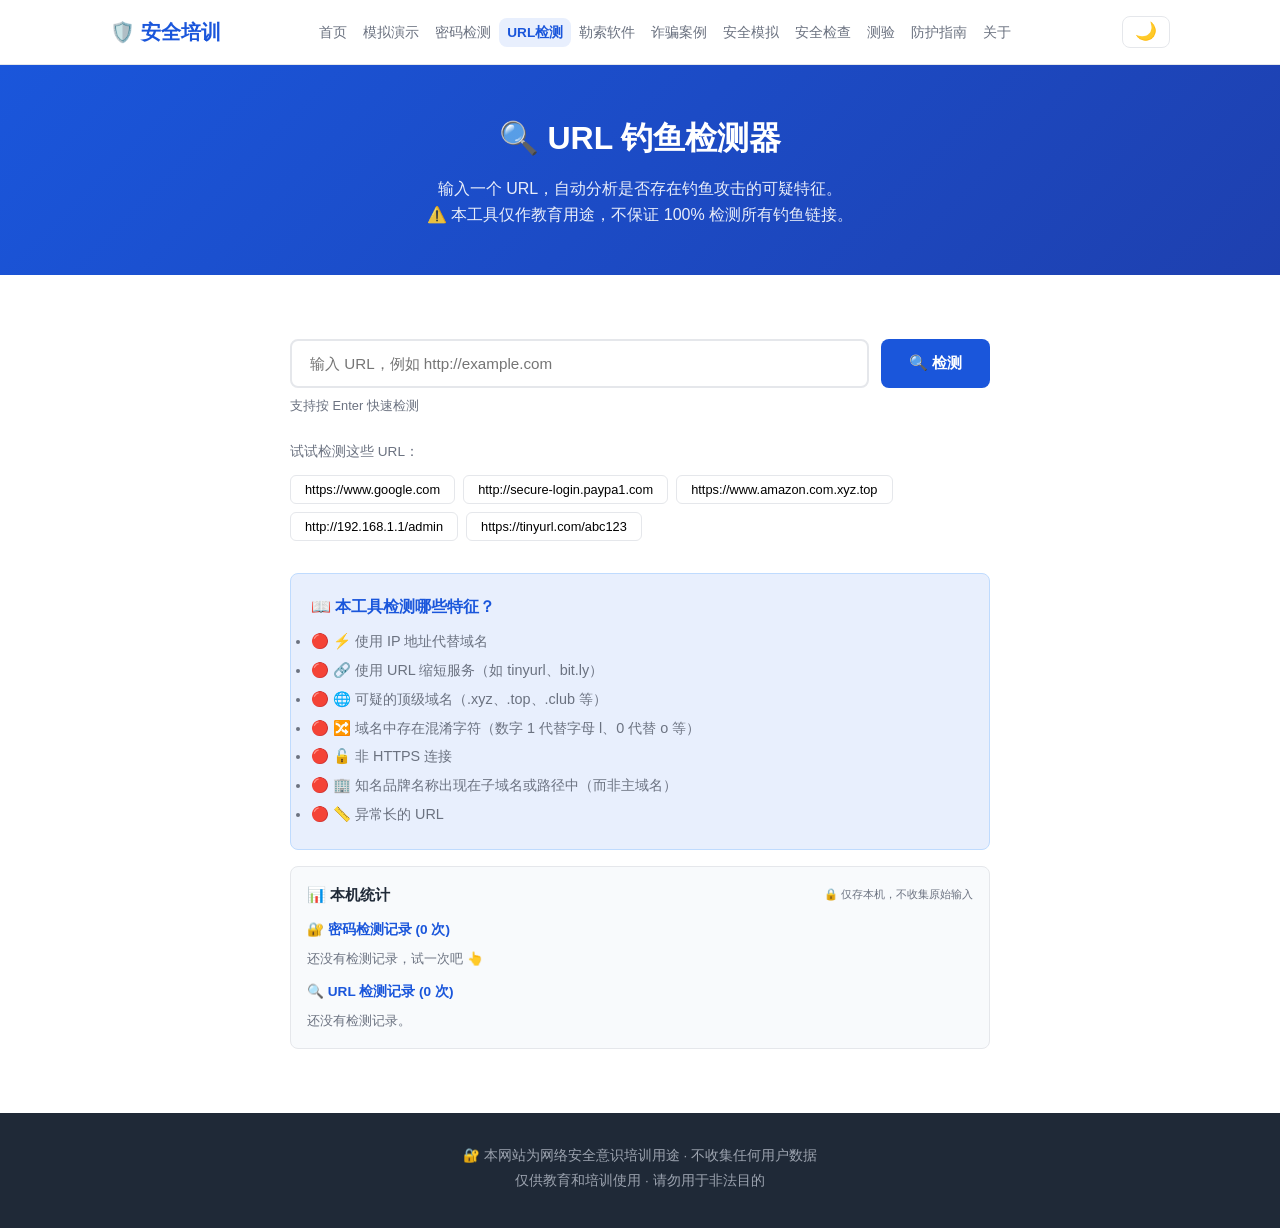
<file: url-checker.html>
<!DOCTYPE html>
<html lang="zh-CN">
<head>
    <meta charset="UTF-8">
    <meta name="viewport" content="width=device-width, initial-scale=1.0">
    <title>URL 钓鱼检测器 — 安全培训</title>
    <link rel="icon" type="image/svg+xml" href="favicon.svg">
    <link rel="stylesheet" href="style.css">
    <style>
        .url-tester { max-width: 700px; margin: 0 auto; }
        .url-input-wrap { display: flex; gap: 12px; margin-bottom: 8px; }
        .url-input-wrap input {
            flex: 1; padding: 14px 18px; font-size: 0.95rem;
            border: 2px solid var(--border); border-radius: var(--radius-sm);
            outline: none; transition: border-color 0.3s;
        }
        .url-input-wrap input:focus { border-color: var(--primary); box-shadow: 0 0 0 3px rgba(26,86,219,0.1); }
        .url-input-wrap button {
            padding: 14px 28px; background: var(--primary); color: white;
            border: none; border-radius: var(--radius-sm); font-size: 0.95rem;
            font-weight: 600; cursor: pointer; transition: background 0.2s;
            white-space: nowrap;
        }
        .url-input-wrap button:hover { background: var(--primary-dark); }
        .url-hint { font-size: 0.8rem; color: var(--text-secondary); margin-bottom: 24px; }
        .result-card { border-radius: var(--radius); padding: 24px; margin-top: 20px; display: none; }
        .result-card.danger { display: block; background: var(--danger-light); border: 1px solid #fecaca; }
        .result-card.safe { display: block; background: var(--success-light); border: 1px solid #bbf7d0; }
        .result-card.warning { display: block; background: var(--warning-light); border: 1px solid #fcd34d; }
        .result-card h3 { font-size: 1.1rem; margin-bottom: 12px; }
        .result-card .verdict { font-size: 1.3rem; font-weight: 700; margin-bottom: 8px; }
        .risk-items { display: grid; gap: 8px; margin-top: 12px; }
        .risk-item { padding: 10px 14px; border-radius: 6px; font-size: 0.9rem; display: flex; align-items: flex-start; gap: 8px; }
        .risk-item.danger { background: #fef2f2; color: #991b1b; }
        .risk-item.safe { background: #f0fdf4; color: #166534; }
        .risk-item.info { background: var(--primary-light); color: #1e40af; }
        .demo-urls { display: flex; flex-wrap: wrap; gap: 8px; margin-top: 20px; }
        .demo-url-btn { padding: 6px 14px; font-size: 0.8rem; border: 1px solid var(--border); border-radius: 6px; background: var(--bg); cursor: pointer; transition: all 0.2s; word-break: break-all; }
        .demo-url-btn:hover { border-color: var(--primary); background: var(--primary-light); }
    </style>
</head>
<body>
    <nav class="navbar">
        <div class="container">
            <a href="index.html" class="logo">🛡️ 安全培训</a>
            <ul class="nav-links">
                <li><a href="index.html">首页</a></li>
                <li><a href="demo.html">模拟演示</a></li>
                <li><a href="password.html">密码检测</a></li>
                <li><a href="url-checker.html" class="active">URL检测</a></li>
                <li><a href="ransomware.html">勒索软件</a></li>
                <li><a href="scam-case.html">诈骗案例</a></li>
                <li><a href="security-simulator.html">安全模拟</a></li>
                <li><a href="safety-check.html">安全检查</a></li>
                <li><a href="quiz.html">测验</a></li>
                <li><a href="guide.html">防护指南</a></li>
                <li><a href="about.html">关于</a></li>
            </ul>
                <button id="theme-toggle" class="theme-toggle" title="切换深色模式">🌙</button>
        </div>
    </nav>

    <section class="page-header">
        <div class="container">
            <h1>🔍 URL 钓鱼检测器</h1>
            <p class="page-desc">输入一个 URL，自动分析是否存在钓鱼攻击的可疑特征。<br>⚠️ 本工具仅作教育用途，不保证 100% 检测所有钓鱼链接。</p>
        </div>
    </section>

    <section class="section">
        <div class="container">
            <div class="url-tester">
                <div class="url-input-wrap">
                    <input type="text" id="url-input" placeholder="输入 URL，例如 http://example.com" autocomplete="off">
                    <button onclick="checkURL()">🔍 检测</button>
                </div>
                <div class="url-hint">支持按 Enter 快速检测</div>

                <div id="result-card" class="result-card">
                    <div class="verdict" id="verdict"></div>
                    <h3 id="result-title"></h3>
                    <div class="risk-items" id="risk-items"></div>
                </div>

                <div class="demo-urls">
                    <span style="font-size:0.85rem;color:var(--text-secondary);margin-right:4px;width:100%;margin-bottom:4px;">试试检测这些 URL：</span>
                    <button class="demo-url-btn" onclick="testURL('https://www.google.com')">https://www.google.com</button>
                    <button class="demo-url-btn" onclick="testURL('http://secure-login.paypa1.com/verify')">http://secure-login.paypa1.com</button>
                    <button class="demo-url-btn" onclick="testURL('https://www.amazon.com.xyz.top/login')">https://www.amazon.com.xyz.top</button>
                    <button class="demo-url-btn" onclick="testURL('http://192.168.1.1/admin')">http://192.168.1.1/admin</button>
                    <button class="demo-url-btn" onclick="testURL('https://tinyurl.com/abc123')">https://tinyurl.com/abc123</button>
                </div>

                <div style="margin-top:32px;background:var(--primary-light);border:1px solid #bfdbfe;border-radius:var(--radius-sm);padding:20px;">
                    <h4 style="color:var(--primary);margin-bottom:8px;">📖 本工具检测哪些特征？</h4>
                    <ul style="font-size:0.9rem;color:var(--text-secondary);line-height:2;">
                        <li>🔴 ⚡ 使用 IP 地址代替域名</li>
                        <li>🔴 🔗 使用 URL 缩短服务（如 tinyurl、bit.ly）</li>
                        <li>🔴 🌐 可疑的顶级域名（.xyz、.top、.club 等）</li>
                        <li>🔴 🔀 域名中存在混淆字符（数字 1 代替字母 l、0 代替 o 等）</li>
                        <li>🔴 🔓 非 HTTPS 连接</li>
                        <li>🔴 🏢 知名品牌名称出现在子域名或路径中（而非主域名）</li>
                        <li>🔴 📏 异常长的 URL</li>
                    </ul>
                </div>

                <div id="stats-panel-container"></div>
            </div>
        </div>
    </section>

    <footer class="footer">
        <div class="container">
            <p>🔐 本网站为网络安全意识培训用途 · 不收集任何用户数据</p>
            <p>仅供教育和培训使用 · 请勿用于非法目的</p>
        </div>
    </footer>

    <script src="stats.js"></script>
    <script>
        document.getElementById('url-input').addEventListener('keydown', function(e) {
            if (e.key === 'Enter') checkURL();
        });

        function checkURL() {
            const url = document.getElementById('url-input').value.trim();
            if (!url) return;
            const result = analyzeURL(url);
            displayResult(result);
        }

        function testURL(url) {
            document.getElementById('url-input').value = url;
            const result = analyzeURL(url);
            displayResult(result);
        }

        function analyzeURL(url) {
            const risks = [];
            const warnings = [];

            // 1. 非 HTTPS
            if (url.startsWith('http://')) {
                risks.push({ type: 'danger', text: '🔓 使用 HTTP 而非 HTTPS — 连接未加密，数据可能被窃听或篡改' });
            } else if (!url.startsWith('https://')) {
                risks.push({ type: 'danger', text: '⚠️ 缺少协议前缀 (http:// 或 https://)，不是标准 URL' });
            }

            // 提取域名
            let domain = '';
            try {
                const u = new URL(url.startsWith('http') ? url : 'http://' + url);
                domain = u.hostname;
            } catch(e) {
                risks.push({ type: 'danger', text: '❌ URL 格式无法解析' });
                return { verdict: '无法检测', title: 'URL 格式无效', risks, level: 'warning' };
            }

            // 2. IP 地址代替域名
            const ipRegex = /^\d{1,3}\.\d{1,3}\.\d{1,3}\.\d{1,3}$/;
            if (ipRegex.test(domain)) {
                risks.push({ type: 'danger', text: '🔴 使用 IP 地址代替域名 — 钓鱼网站常直接使用 IP 地址' });
            }

            // 3. URL 缩短服务
            const shorteners = ['tinyurl.com','bit.ly','goo.gl','t.co','ow.ly','is.gd','buff.ly','adf.ly','rebrand.ly','cutt.ly','shorturl.at','rb.gy'];
            if (shorteners.some(s => domain.includes(s))) {
                risks.push({ type: 'danger', text: `🔴 使用了 URL 缩短服务 (${domain}) — 无法预览真实目标地址` });
            }

            // 4. 可疑顶级域名
            const suspiciousTLDs = ['.xyz','.top','.club','.online','.site','.live','.win','.bid','.cam','.rest','.gq','.ml','.tk','.cf','.ga'];
            const tldMatch = domain.match(/\.([a-z]+)$/);
            if (tldMatch && suspiciousTLDs.includes('.' + tldMatch[1])) {
                risks.push({ type: 'danger', text: `🔴 使用了可疑顶级域名 (.${tldMatch[1]}) — 钓鱼网站常用此类域名` });
            }

            // 5. 知名品牌混淆检测
            const brands = ['google','facebook','instagram','whatsapp','twitter','microsoft','apple','amazon','paypal','netflix','linkedin','github','dropbox','adobe','alibaba','taobao','tmall','jd','wechat','bank','icbc','pay'];
            const brandMatches = [];
            for (const brand of brands) {
                if (domain.toLowerCase().includes(brand)) {
                    brandMatches.push(brand);
                }
            }
            if (brandMatches.length > 0) {
                // 检查是否确实是官方域名
                const officialDomains = ['google.com','facebook.com','instagram.com','twitter.com','microsoft.com','apple.com','amazon.com','paypal.com','netflix.com','linkedin.com','github.com','dropbox.com'];
                const isOfficial = officialDomains.some(od => domain.toLowerCase() === od || domain.toLowerCase().endsWith('.' + od));
                if (!isOfficial && brandMatches.length > 0) {
                    risks.push({ type: 'danger', text: `🔴 域名包含 "${brandMatches[0]}" 但不是官方域名 — 经典域名仿冒手法` });
                } else {
                    warnings.push({ type: 'safe', text: `✅ 域名已验证为官方域名 (${domain})` });
                }
            }

            // 6. 长度异常
            if (url.length > 100) {
                risks.push({ type: 'warning', text: `⚠️ URL 长度异常 (${url.length} 个字符) — 过长的 URL 可能用于混淆真实地址` });
            }

            // 7. @ 符号 — 浏览器会忽略@前的所有内容
            if (url.includes('@')) {
                risks.push({ type: 'danger', text: '🔴 URL 包含 @ 符号 — 浏览器会忽略 @ 之前的内容，这是钓鱼攻击的经典手法' });
            }

            // 8. 子域名中带品牌名
            try {
                const u = new URL(url.startsWith('http') ? url : 'http://' + url);
                const hostParts = u.hostname.split('.');
                if (hostParts.length > 2) {
                    const subdomain = hostParts.slice(0, -2).join('.');
                    for (const brand of brands) {
                        if (subdomain.toLowerCase().includes(brand)) {
                            risks.push({ type: 'danger', text: `🔴 品牌名 "${brand}" 出现在子域名中而非主域名 — 例如 real-${brand}.malicious.com 是钓鱼手法` });
                            break;
                        }
                    }
                }
                // 检查路径中带品牌
                if (u.pathname.toLowerCase().includes(brandMatches[0] || '') && brandMatches.length > 0 && !isOfficial) {
                    // already covered above
                }
            } catch(e) {}

            // 计算风险等级
            const dangerCount = risks.filter(r => r.type === 'danger').length;
            let level, verdict, title;
            if (dangerCount >= 3) {
                level = 'danger'; verdict = '🔴 高危'; title = '该 URL 极有可能是钓鱼链接！';
            } else if (dangerCount >= 1) {
                level = 'warning'; verdict = '⚠️ 可疑'; title = '该 URL 存在可疑特征，请提高警惕。';
            } else {
                level = 'safe'; verdict = '✅ 安全'; title = '该 URL 未检测到明显的可疑特征。';
            }

            // 显示所有检测项
            const allItems = [...risks];
            if (allItems.length === 0) {
                allItems.push({ type: 'safe', text: '✅ 未检测到常见钓鱼特征' });
            }
            // 增加一条安全提示
            if (level === 'safe') {
                allItems.push({ type: 'info', text: '💡 提示：即使检测结果安全，也要保持警惕。不点击不明链接是最佳实践。' });
            }

            return { verdict, title, risks: allItems, level };
        }

        function displayResult(result) {
            const card = document.getElementById('result-card');
            card.className = 'result-card ' + result.level;
            document.getElementById('verdict').textContent = result.verdict;
            document.getElementById('result-title').textContent = result.title;

            const itemsDiv = document.getElementById('risk-items');
            itemsDiv.innerHTML = '';
            result.risks.forEach(r => {
                const div = document.createElement('div');
                div.className = 'risk-item ' + r.type;
                div.textContent = r.text;
                itemsDiv.appendChild(div);
            });

            // 脱敏统计：只记录风险等级，不记录 URL 内容
            if (window.stats && (result.level === 'safe' || result.level === 'warning' || result.level === 'danger')) {
                window.stats.recordUrl(result.level);
                refreshStatsPanel();
            }
        }

        function refreshStatsPanel() {
            const container = document.getElementById('stats-panel-container');
            if (container && window.stats) {
                container.innerHTML = window.stats.renderPanel();
            }
        }

        // 页面加载时渲染统计面板
        refreshStatsPanel();
    </script>
</body>
</html>
</file>
<file: style.css>
/* =============================================
   安全意识培训网站 — 样式
   用途：钓鱼攻击识别教育培训
   ============================================= */

/* ---------- Reset & 基础 ---------- */
*, *::before, *::after {
    box-sizing: border-box;
    margin: 0;
    padding: 0;
}

:root {
    --primary: #1a56db;
    --primary-dark: #1344b0;
    --primary-light: #e8effd;
    --danger: #dc2626;
    --danger-light: #fef2f2;
    --success: #16a34a;
    --success-light: #f0fdf4;
    --warning: #f59e0b;
    --warning-light: #fffbeb;
    --text: #1f2937;
    --text-secondary: #6b7280;
    --bg: #ffffff;
    --bg-alt: #f8fafc;
    --border: #e5e7eb;
    --shadow: 0 1px 3px rgba(0,0,0,0.1), 0 1px 2px rgba(0,0,0,0.06);
    --shadow-lg: 0 10px 15px -3px rgba(0,0,0,0.1), 0 4px 6px -2px rgba(0,0,0,0.05);
    --radius: 12px;
    --radius-sm: 8px;
}

/* ---------- 深色模式 ---------- */
[data-theme="dark"] {
    --primary: #60a5fa;
    --primary-dark: #3b82f6;
    --primary-light: #1e3a5f;
    --danger: #f87171;
    --danger-light: #3b1414;
    --success: #4ade80;
    --success-light: #123524;
    --warning: #fbbf24;
    --warning-light: #3a2c0c;
    --text: #e5e7eb;
    --text-secondary: #9ca3af;
    --bg: #111827;
    --bg-alt: #1f2937;
    --border: #374151;
    --shadow: 0 1px 3px rgba(0,0,0,0.4);
    --shadow-lg: 0 10px 15px -3px rgba(0,0,0,0.5), 0 4px 6px -2px rgba(0,0,0,0.4);
}

/* 深色模式下针对硬编码浅色的覆盖 */
[data-theme="dark"] .navbar {
    background: rgba(17,24,39,0.95);
}

[data-theme="dark"] .email-header {
    background: #1f2937;
    border-bottom-color: var(--border);
}

[data-theme="dark"] .browser-bar {
    background: #1f2937;
    border-bottom-color: var(--border);
}

[data-theme="dark"] .browser-url {
    background: #111827;
    border-color: var(--border);
    color: var(--text);
}

[data-theme="dark"] .browser-url.suspicious {
    color: var(--danger);
    border-color: var(--danger);
}

[data-theme="dark"] .email-body p { color: var(--text); }

[data-theme="dark"] .form-group input {
    background: #111827;
    color: var(--text);
    border-color: var(--border);
}

[data-theme="dark"] .quiz-progress .progress-bar {
    background: var(--primary-light);
}

[data-theme="dark"] .tip-box { background: var(--warning-light); }
[data-theme="dark"] .tip-box h4 { color: var(--warning); }
[data-theme="dark"] .tip-box p { color: var(--text-secondary); }
[data-theme="dark"] .tip-box code { background: rgba(255,255,255,0.1); }

html {
    scroll-behavior: smooth;
}

body {
    font-family: -apple-system, BlinkMacSystemFont, "Segoe UI", Roboto, "Helvetica Neue", Arial, "Noto Sans SC", sans-serif;
    color: var(--text);
    background: var(--bg);
    line-height: 1.6;
    min-height: 100vh;
    display: flex;
    flex-direction: column;
}

.container {
    max-width: 1100px;
    margin: 0 auto;
    padding: 0 20px;
}

/* ---------- 导航栏 ---------- */
.navbar {
    background: var(--bg);
    border-bottom: 1px solid var(--border);
    position: sticky;
    top: 0;
    z-index: 100;
    backdrop-filter: blur(8px);
    background: rgba(255,255,255,0.95);
}

.navbar .container {
    display: flex;
    align-items: center;
    justify-content: space-between;
    height: 64px;
}

.logo {
    font-size: 1.25rem;
    font-weight: 700;
    text-decoration: none;
    color: var(--primary);
}

.nav-links {
    list-style: none;
    display: flex;
    gap: 0;
}

.nav-links a {
    text-decoration: none;
    color: var(--text-secondary);
    padding: 7px 8px;
    border-radius: var(--radius-sm);
    font-size: 0.85rem;
    font-weight: 500;
    transition: all 0.2s;
    white-space: nowrap;
    letter-spacing: 0;
}

.nav-links a:hover {
    color: var(--primary);
    background: var(--primary-light);
}

.nav-links a.active {
    color: var(--primary);
    background: var(--primary-light);
    font-weight: 600;
}

/* 主题切换按钮 */
.theme-toggle {
    background: none;
    border: 1px solid var(--border);
    border-radius: var(--radius-sm);
    padding: 6px 12px;
    font-size: 1.1rem;
    cursor: pointer;
    margin-left: 12px;
    transition: all 0.2s;
    line-height: 1;
    color: var(--text);
}

.theme-toggle:hover {
    border-color: var(--primary);
    background: var(--primary-light);
}

/* ---------- Hero ---------- */
.hero {
    background: linear-gradient(135deg, #1a56db 0%, #1e40af 100%);
    color: white;
    padding: 80px 0 64px;
    text-align: center;
}

.hero h1 {
    font-size: 2.5rem;
    margin-bottom: 16px;
    line-height: 1.2;
}

.highlight {
    background: rgba(255,255,255,0.15);
    padding: 4px 12px;
    border-radius: 8px;
}

.hero p {
    font-size: 1.1rem;
    opacity: 0.9;
    max-width: 600px;
    margin: 0 auto 40px;
}

.hero-stats {
    display: flex;
    justify-content: center;
    gap: 48px;
    margin-bottom: 40px;
    flex-wrap: wrap;
}

.stat {
    text-align: center;
}

.stat-number {
    display: block;
    font-size: 2rem;
    font-weight: 800;
    line-height: 1.2;
}

.stat-label {
    display: block;
    font-size: 0.85rem;
    opacity: 0.85;
    margin-top: 4px;
}

.hero-actions {
    display: flex;
    gap: 16px;
    justify-content: center;
    flex-wrap: wrap;
}

/* ---------- 按钮 ---------- */
.btn {
    display: inline-flex;
    align-items: center;
    gap: 8px;
    padding: 12px 28px;
    border-radius: var(--radius-sm);
    font-size: 1rem;
    font-weight: 600;
    text-decoration: none;
    cursor: pointer;
    border: none;
    transition: all 0.2s;
}

.btn-primary {
    background: white;
    color: var(--primary);
}

.btn-primary:hover {
    background: #f0f4ff;
    transform: translateY(-1px);
}

.btn-secondary {
    background: rgba(255,255,255,0.15);
    color: white;
    border: 2px solid rgba(255,255,255,0.3);
}

.btn-secondary:hover {
    background: rgba(255,255,255,0.25);
    transform: translateY(-1px);
}

/* ---------- Section 通用 ---------- */
.section {
    padding: 64px 0;
}

.section-alt {
    background: var(--bg-alt);
}

.section h2 {
    font-size: 1.75rem;
    text-align: center;
    margin-bottom: 16px;
    color: var(--text);
}

.section-desc {
    text-align: center;
    color: var(--text-secondary);
    max-width: 700px;
    margin: 0 auto 40px;
    font-size: 1rem;
}

/* ---------- 卡片网格 ---------- */
.card-grid {
    display: grid;
    grid-template-columns: repeat(auto-fill, minmax(300px, 1fr));
    gap: 24px;
}

.card {
    background: var(--bg);
    border: 1px solid var(--border);
    border-radius: var(--radius);
    padding: 28px;
    transition: all 0.2s;
    box-shadow: var(--shadow);
}

.card:hover {
    box-shadow: var(--shadow-lg);
    transform: translateY(-2px);
}

.card-icon {
    font-size: 2rem;
    margin-bottom: 12px;
}

.card h3 {
    font-size: 1.1rem;
    margin-bottom: 8px;
}

.card p {
    color: var(--text-secondary);
    font-size: 0.9rem;
    line-height: 1.6;
}

/* ---------- 步骤流程 ---------- */
.steps {
    display: flex;
    align-items: center;
    justify-content: center;
    gap: 16px;
    flex-wrap: wrap;
}

.step {
    text-align: center;
    background: var(--bg);
    border: 1px solid var(--border);
    border-radius: var(--radius);
    padding: 24px 20px;
    width: 170px;
    box-shadow: var(--shadow);
}

.step-number {
    width: 40px;
    height: 40px;
    background: var(--primary);
    color: white;
    border-radius: 50%;
    display: flex;
    align-items: center;
    justify-content: center;
    font-size: 1.2rem;
    font-weight: 700;
    margin: 0 auto 12px;
}

.step h3 {
    font-size: 0.95rem;
    margin-bottom: 6px;
}

.step p {
    font-size: 0.8rem;
    color: var(--text-secondary);
}

.step-arrow {
    font-size: 1.5rem;
    color: var(--primary);
    font-weight: 700;
}

/* ---------- 警示信号 ---------- */
.signs-grid {
    display: grid;
    gap: 16px;
    max-width: 800px;
    margin: 0 auto;
}

.sign {
    display: flex;
    align-items: flex-start;
    gap: 16px;
    background: var(--bg);
    border: 1px solid var(--border);
    border-radius: var(--radius-sm);
    padding: 20px;
    box-shadow: var(--shadow);
}

.sign-badge {
    font-size: 1.5rem;
    flex-shrink: 0;
}

.sign h3 {
    font-size: 1rem;
    margin-bottom: 4px;
}

.sign p {
    font-size: 0.9rem;
    color: var(--text-secondary);
}

/* ---------- 页面标题 ---------- */
.page-header {
    background: linear-gradient(135deg, #1a56db 0%, #1e40af 100%);
    color: white;
    padding: 48px 0;
    text-align: center;
}

.page-header h1 {
    font-size: 2rem;
    margin-bottom: 12px;
}

.page-desc {
    opacity: 0.9;
    max-width: 650px;
    margin: 0 auto;
    font-size: 1rem;
}

.demo-notice {
    background: rgba(255,255,255,0.15);
    border-radius: var(--radius-sm);
    padding: 12px 20px;
    margin-top: 20px;
    display: inline-flex;
    align-items: center;
    gap: 8px;
    font-size: 0.9rem;
}

.notice-icon {
    font-size: 1.2rem;
}

.danger-notice {
    background: var(--warning-light);
    color: #92400e;
    border: 1px solid #fcd34d;
    border-radius: var(--radius-sm);
    padding: 12px 20px;
    margin-bottom: 24px;
    text-align: center;
    font-weight: 500;
}

/* =================================
   演示页面
   ================================= */

/* 演示卡片 */
.demo-card {
    background: var(--bg);
    border: 1px solid var(--border);
    border-radius: var(--radius);
    box-shadow: var(--shadow-lg);
    overflow: hidden;
    max-width: 700px;
    margin: 0 auto;
}

/* 邮件演示 */
.email-demo {
    padding: 0;
}

.email-header {
    background: #f8f9fa;
    border-bottom: 1px solid var(--border);
    padding: 16px 24px;
}

.email-field {
    display: flex;
    align-items: center;
    gap: 8px;
    padding: 6px 0;
    position: relative;
    flex-wrap: wrap;
}

.field-label {
    font-size: 0.8rem;
    color: var(--text-secondary);
    font-weight: 600;
    min-width: 65px;
}

.field-value {
    font-size: 0.9rem;
    word-break: break-all;
}

.field-value.suspicious {
    color: var(--danger);
}

.email-body {
    padding: 24px;
    line-height: 1.8;
}

.email-body p {
    margin-bottom: 12px;
    font-size: 0.95rem;
}

.email-link-container {
    background: var(--bg-alt);
    border: 1px solid var(--border);
    border-radius: var(--radius-sm);
    padding: 12px 16px;
    margin: 16px 0;
    display: flex;
    align-items: center;
    gap: 8px;
    flex-wrap: wrap;
    position: relative;
}

.email-link {
    color: var(--primary);
    font-size: 0.85rem;
    word-break: break-all;
    text-decoration: underline;
}

.email-link.suspicious {
    color: var(--danger);
}

.email-footer-text {
    margin-top: 16px;
    font-size: 0.85rem;
    color: var(--text-secondary);
}

.email-disclaimer {
    font-style: italic;
    font-size: 0.8rem;
}

/* ---------- 提示气泡 ---------- */
.tip-trigger {
    cursor: pointer;
    font-size: 0.9rem;
    opacity: 0.7;
    transition: opacity 0.2s;
    flex-shrink: 0;
}

.tip-trigger:hover {
    opacity: 1;
}

.tip-box {
    display: none;
    background: var(--warning-light);
    border: 1px solid #fcd34d;
    border-radius: var(--radius-sm);
    padding: 12px 16px;
    margin-top: 8px;
    width: 100%;
    font-size: 0.85rem;
    animation: fadeIn 0.2s ease;
}

.tip-box.active {
    display: block;
}

.tip-box h4 {
    font-size: 0.9rem;
    margin-bottom: 6px;
    color: #92400e;
}

.tip-box p {
    color: #78350f;
    line-height: 1.6;
}

.tip-box code {
    background: rgba(0,0,0,0.1);
    padding: 1px 6px;
    border-radius: 4px;
    font-size: 0.8rem;
}

@keyframes fadeIn {
    from { opacity: 0; transform: translateY(-4px); }
    to { opacity: 1; transform: translateY(0); }
}

/* ---------- 网站演示 ---------- */
.browser-bar {
    display: flex;
    align-items: center;
    gap: 12px;
    background: #f0f0f0;
    padding: 10px 16px;
    border-bottom: 1px solid #ddd;
}

.browser-dots {
    display: flex;
    gap: 6px;
}

.browser-dots span {
    width: 12px;
    height: 12px;
    border-radius: 50%;
    background: #ddd;
}

.browser-dots span:nth-child(1) { background: #ff5f56; }
.browser-dots span:nth-child(2) { background: #ffbd2e; }
.browser-dots span:nth-child(3) { background: #27c93f; }

.browser-url {
    flex: 1;
    background: white;
    border: 1px solid #ddd;
    border-radius: 6px;
    padding: 6px 12px;
    font-size: 0.8rem;
    font-family: "Courier New", monospace;
    display: flex;
    align-items: center;
    gap: 8px;
    position: relative;
}

.browser-url.suspicious {
    border-color: var(--danger);
    color: var(--danger);
}

/* 仿冒登录表单 */
.fake-login-form {
    padding: 32px 40px;
    max-width: 400px;
    margin: 0 auto;
}

.fake-logo {
    font-size: 1.5rem;
    font-weight: 800;
    color: var(--primary);
    text-align: center;
    margin-bottom: 8px;
}

.fake-login-form h3 {
    text-align: center;
    font-size: 1.15rem;
    margin-bottom: 4px;
}

.form-desc {
    text-align: center;
    color: var(--text-secondary);
    font-size: 0.85rem;
    margin-bottom: 24px;
}

.form-group {
    margin-bottom: 20px;
    position: relative;
}

.form-group label {
    display: block;
    font-size: 0.85rem;
    font-weight: 600;
    margin-bottom: 6px;
}

.form-group input {
    width: 100%;
    padding: 10px 14px;
    border: 1px solid var(--border);
    border-radius: var(--radius-sm);
    font-size: 0.95rem;
    outline: none;
    transition: border-color 0.2s;
}

.form-group input:focus {
    border-color: var(--primary);
    box-shadow: 0 0 0 3px rgba(26,86,219,0.1);
}

.form-group input.suspicious-input {
    border-color: var(--danger);
}

.form-group .tip-trigger {
    position: absolute;
    right: 12px;
    top: 38px;
}

.form-group .tip-box {
    margin-top: 4px;
}

.fake-submit {
    width: 100%;
    padding: 12px;
    background: var(--danger);
    color: white;
    border: none;
    border-radius: var(--radius-sm);
    font-size: 1rem;
    font-weight: 600;
    cursor: pointer;
    transition: background 0.2s;
}

.fake-submit:hover {
    background: #b91c1c;
}

.form-footer {
    text-align: center;
    margin-top: 16px;
}

.form-footer a {
    color: var(--text-secondary);
    font-size: 0.85rem;
    text-decoration: none;
}

/* ---------- 总结列表 ---------- */
.summary-list {
    max-width: 600px;
    margin: 0 auto;
    display: grid;
    gap: 12px;
}

.summary-item {
    display: flex;
    align-items: center;
    gap: 12px;
    padding: 14px 20px;
    background: var(--success-light);
    border: 1px solid #bbf7d0;
    border-radius: var(--radius-sm);
    font-size: 0.95rem;
}

.check-icon {
    font-size: 1.3rem;
    flex-shrink: 0;
}

/* =================================
   测验页面
   ================================= */
.quiz-container {
    max-width: 650px;
    margin: 0 auto;
    background: var(--bg);
    border: 1px solid var(--border);
    border-radius: var(--radius);
    padding: 32px;
    box-shadow: var(--shadow);
}

.quiz-progress {
    margin-bottom: 24px;
}

.progress-bar {
    height: 6px;
    background: var(--primary-light);
    border-radius: 3px;
    margin-bottom: 8px;
    overflow: hidden;
    position: relative;
}

.progress-bar::after {
    content: '';
    position: absolute;
    top: 0;
    left: 0;
    height: 100%;
    background: var(--primary);
    border-radius: 3px;
    transition: width 0.4s ease;
    width: 0%;
}

#progress-text {
    font-size: 0.85rem;
    color: var(--text-secondary);
}

.question-number {
    font-size: 0.85rem;
    color: var(--primary);
    font-weight: 600;
    margin-bottom: 8px;
}

.question-text {
    font-size: 1.15rem;
    line-height: 1.5;
    margin-bottom: 8px;
}

.question-context {
    background: var(--bg-alt);
    border: 1px solid var(--border);
    border-radius: var(--radius-sm);
    padding: 14px 18px;
    margin-bottom: 20px;
    font-size: 0.9rem;
    color: var(--text-secondary);
    white-space: pre-line;
    line-height: 1.6;
}

.options {
    display: grid;
    gap: 12px;
}

.option-btn {
    display: block;
    width: 100%;
    padding: 14px 20px;
    text-align: left;
    background: var(--bg);
    border: 2px solid var(--border);
    border-radius: var(--radius-sm);
    font-size: 0.95rem;
    cursor: pointer;
    transition: all 0.2s;
    font-family: inherit;
    color: var(--text);
}

.option-btn:hover:not(:disabled) {
    border-color: var(--primary);
    background: var(--primary-light);
}

.option-btn.selected {
    border-color: var(--primary);
    background: var(--primary-light);
}

.option-btn.correct {
    border-color: var(--success);
    background: var(--success-light);
    color: var(--success);
}

.option-btn.wrong {
    border-color: var(--danger);
    background: var(--danger-light);
    color: var(--danger);
}

.option-btn:disabled {
    cursor: default;
    opacity: 0.85;
}

/* 反馈 */
#feedback-container {
    margin-top: 24px;
    padding: 20px;
    border-radius: var(--radius-sm);
    text-align: center;
}

#feedback-container.correct-feedback {
    background: var(--success-light);
    border: 1px solid #bbf7d0;
}

#feedback-container.wrong-feedback {
    background: var(--danger-light);
    border: 1px solid #fecaca;
}

.feedback-icon {
    font-size: 2.5rem;
    margin-bottom: 8px;
}

#feedback-title {
    font-size: 1.15rem;
    margin-bottom: 8px;
}

#feedback-text {
    font-size: 0.9rem;
    margin-bottom: 16px;
    line-height: 1.6;
}

#next-btn {
    display: inline-block;
    background: var(--primary);
    color: white;
    padding: 10px 32px;
    border: none;
    border-radius: var(--radius-sm);
    font-size: 0.95rem;
    font-weight: 600;
    cursor: pointer;
    transition: background 0.2s;
}

#next-btn:hover {
    background: var(--primary-dark);
}

/* 最终结果 */
#result-container {
    text-align: center;
    padding: 20px 0;
}

.result-icon {
    font-size: 4rem;
    margin-bottom: 12px;
}

#result-container h2 {
    font-size: 1.75rem;
    margin-bottom: 16px;
}

.result-score {
    font-size: 3rem;
    font-weight: 800;
    color: var(--primary);
    margin-bottom: 12px;
}

.result-score span {
    font-size: 1.5rem;
    color: var(--text-secondary);
}

#score-message {
    font-size: 1rem;
    color: var(--text-secondary);
    margin-bottom: 24px;
}

.result-actions {
    display: flex;
    gap: 12px;
    justify-content: center;
    flex-wrap: wrap;
}

.result-actions .btn-primary {
    background: var(--primary);
    color: white;
}

.result-actions .btn-primary:hover {
    background: var(--primary-dark);
}

.result-actions .btn-secondary {
    background: var(--bg);
    color: var(--primary);
    border: 2px solid var(--primary);
}

.result-actions .btn-secondary:hover {
    background: var(--primary-light);
}

.hidden {
    display: none !important;
}

/* =================================
   防护指南
   ================================= */

/* 黄金法则 */
.rules-grid {
    display: grid;
    grid-template-columns: repeat(auto-fill, minmax(280px, 1fr));
    gap: 24px;
}

.rule-card {
    background: var(--bg);
    border: 1px solid var(--border);
    border-radius: var(--radius);
    padding: 28px;
    box-shadow: var(--shadow);
    position: relative;
    transition: all 0.2s;
}

.rule-card:hover {
    box-shadow: var(--shadow-lg);
    transform: translateY(-2px);
}

.rule-number {
    width: 44px;
    height: 44px;
    background: var(--primary);
    color: white;
    border-radius: 50%;
    display: flex;
    align-items: center;
    justify-content: center;
    font-size: 1.3rem;
    font-weight: 800;
    margin-bottom: 16px;
}

.rule-card h3 {
    font-size: 1.1rem;
    margin-bottom: 8px;
}

.rule-card p {
    font-size: 0.9rem;
    color: var(--text-secondary);
    line-height: 1.6;
}

/* 检查清单 */
.checklist {
    max-width: 600px;
    margin: 0 auto 20px;
    display: grid;
    gap: 12px;
}

.checklist-item {
    display: flex;
    align-items: center;
    gap: 12px;
    padding: 12px 16px;
    background: var(--bg);
    border: 1px solid var(--border);
    border-radius: var(--radius-sm);
    cursor: pointer;
    transition: all 0.2s;
    font-size: 0.9rem;
}

.checklist-item:hover {
    border-color: var(--primary);
}

.checklist-item input[type="checkbox"] {
    width: 18px;
    height: 18px;
    accent-color: var(--primary);
    flex-shrink: 0;
}

.checklist-tip {
    text-align: center;
    padding: 16px;
    background: var(--warning-light);
    border: 1px solid #fcd34d;
    border-radius: var(--radius-sm);
    font-size: 0.9rem;
}

/* 工具网格 */
.tools-grid {
    display: grid;
    grid-template-columns: repeat(auto-fill, minmax(240px, 1fr));
    gap: 20px;
}

.tool-item {
    background: var(--bg);
    border: 1px solid var(--border);
    border-radius: var(--radius-sm);
    padding: 24px;
    box-shadow: var(--shadow);
    transition: all 0.2s;
}

.tool-item:hover {
    box-shadow: var(--shadow-lg);
}

.tool-item h3 {
    font-size: 1rem;
    margin-bottom: 8px;
}

.tool-item p {
    font-size: 0.85rem;
    color: var(--text-secondary);
    line-height: 1.6;
}

/* 垂直步骤 */
.steps-vertical {
    max-width: 600px;
    margin: 0 auto;
    display: grid;
    gap: 16px;
}

.step-vertical {
    display: flex;
    align-items: flex-start;
    gap: 16px;
    background: var(--bg);
    border: 1px solid var(--border);
    border-radius: var(--radius-sm);
    padding: 20px;
    box-shadow: var(--shadow);
}

.step-v-number {
    width: 36px;
    height: 36px;
    background: var(--danger);
    color: white;
    border-radius: 50%;
    display: flex;
    align-items: center;
    justify-content: center;
    font-size: 1rem;
    font-weight: 700;
    flex-shrink: 0;
}

.step-vertical h3 {
    font-size: 1rem;
    margin-bottom: 4px;
}

.step-vertical p {
    font-size: 0.85rem;
    color: var(--text-secondary);
}

/* ---------- Footer ---------- */
.footer {
    background: #1f2937;
    color: #9ca3af;
    text-align: center;
    padding: 32px 0;
    margin-top: auto;
    font-size: 0.85rem;
}

.footer p {
    margin-bottom: 4px;
}

/* ---------- 学习统计面板 ---------- */
.stats-panel {
    background: var(--bg);
    border: 1px solid var(--border);
    border-radius: var(--radius);
    padding: 20px 24px;
    box-shadow: var(--shadow);
    max-width: 600px;
    margin: 24px auto 0;
}

.stats-panel h4 {
    font-size: 1rem;
    margin-bottom: 12px;
    color: var(--text);
}

.stats-body {
    display: grid;
    gap: 6px;
}

.stats-row {
    display: flex;
    justify-content: space-between;
    gap: 12px;
    font-size: 0.88rem;
    color: var(--text-secondary);
}

.stats-label {
    font-weight: 600;
    color: var(--text);
    min-width: 90px;
}

/* ---------- 响应式 ---------- */
@media (max-width: 768px) {
    .hero h1 {
        font-size: 1.75rem;
    }

    .hero-stats {
        gap: 24px;
    }

    .stat-number {
        font-size: 1.5rem;
    }

    .steps {
        flex-direction: column;
    }

    .step-arrow {
        transform: rotate(90deg);
    }

    .step {
        width: 100%;
        max-width: 300px;
    }

    .card-grid {
        grid-template-columns: 1fr;
    }

    .fake-login-form {
        padding: 24px 20px;
    }

    .quiz-container {
        padding: 20px;
    }

    .nav-links a {
        padding: 6px 10px;
        font-size: 0.8rem;
    }
}

@media (max-width: 480px) {
    .navbar .container {
        flex-direction: column;
        height: auto;
        padding: 12px 20px;
        gap: 8px;
    }

    .hero {
        padding: 48px 0;
    }

    .section {
        padding: 40px 0;
    }

    .rules-grid {
        grid-template-columns: 1fr;
    }
}
/* ---------- 兄弟站点友情链接 ---------- */
.sibling-link {
    display: flex; align-items: center; gap: 18px; flex-wrap: wrap;
    background: var(--bg); border: 3px solid var(--primary); border-radius: var(--radius);
    padding: 24px 28px; box-shadow: var(--shadow); max-width: 720px; margin: 0 auto;
}
.sib-icon { font-size: 2.6rem; flex-shrink: 0; }
.sib-info { flex: 1; min-width: 240px; }
.sib-info h3 { font-size: 1.1rem; margin-bottom: 6px; color: var(--text); }
.sib-info p { font-size: 0.88rem; color: var(--text-secondary); line-height: 1.6; }
.sib-btn {
    display: inline-block; background: var(--primary); color: #fff; text-decoration: none;
    padding: 10px 24px; border-radius: var(--radius-sm); font-size: 0.9rem; font-weight: 700;
    box-shadow: 0 3px 0 rgba(0,0,0,0.15); transition: all 0.15s; white-space: nowrap;
}
.sib-btn:hover { background: var(--primary-dark); transform: translateY(-2px); }
</file>
